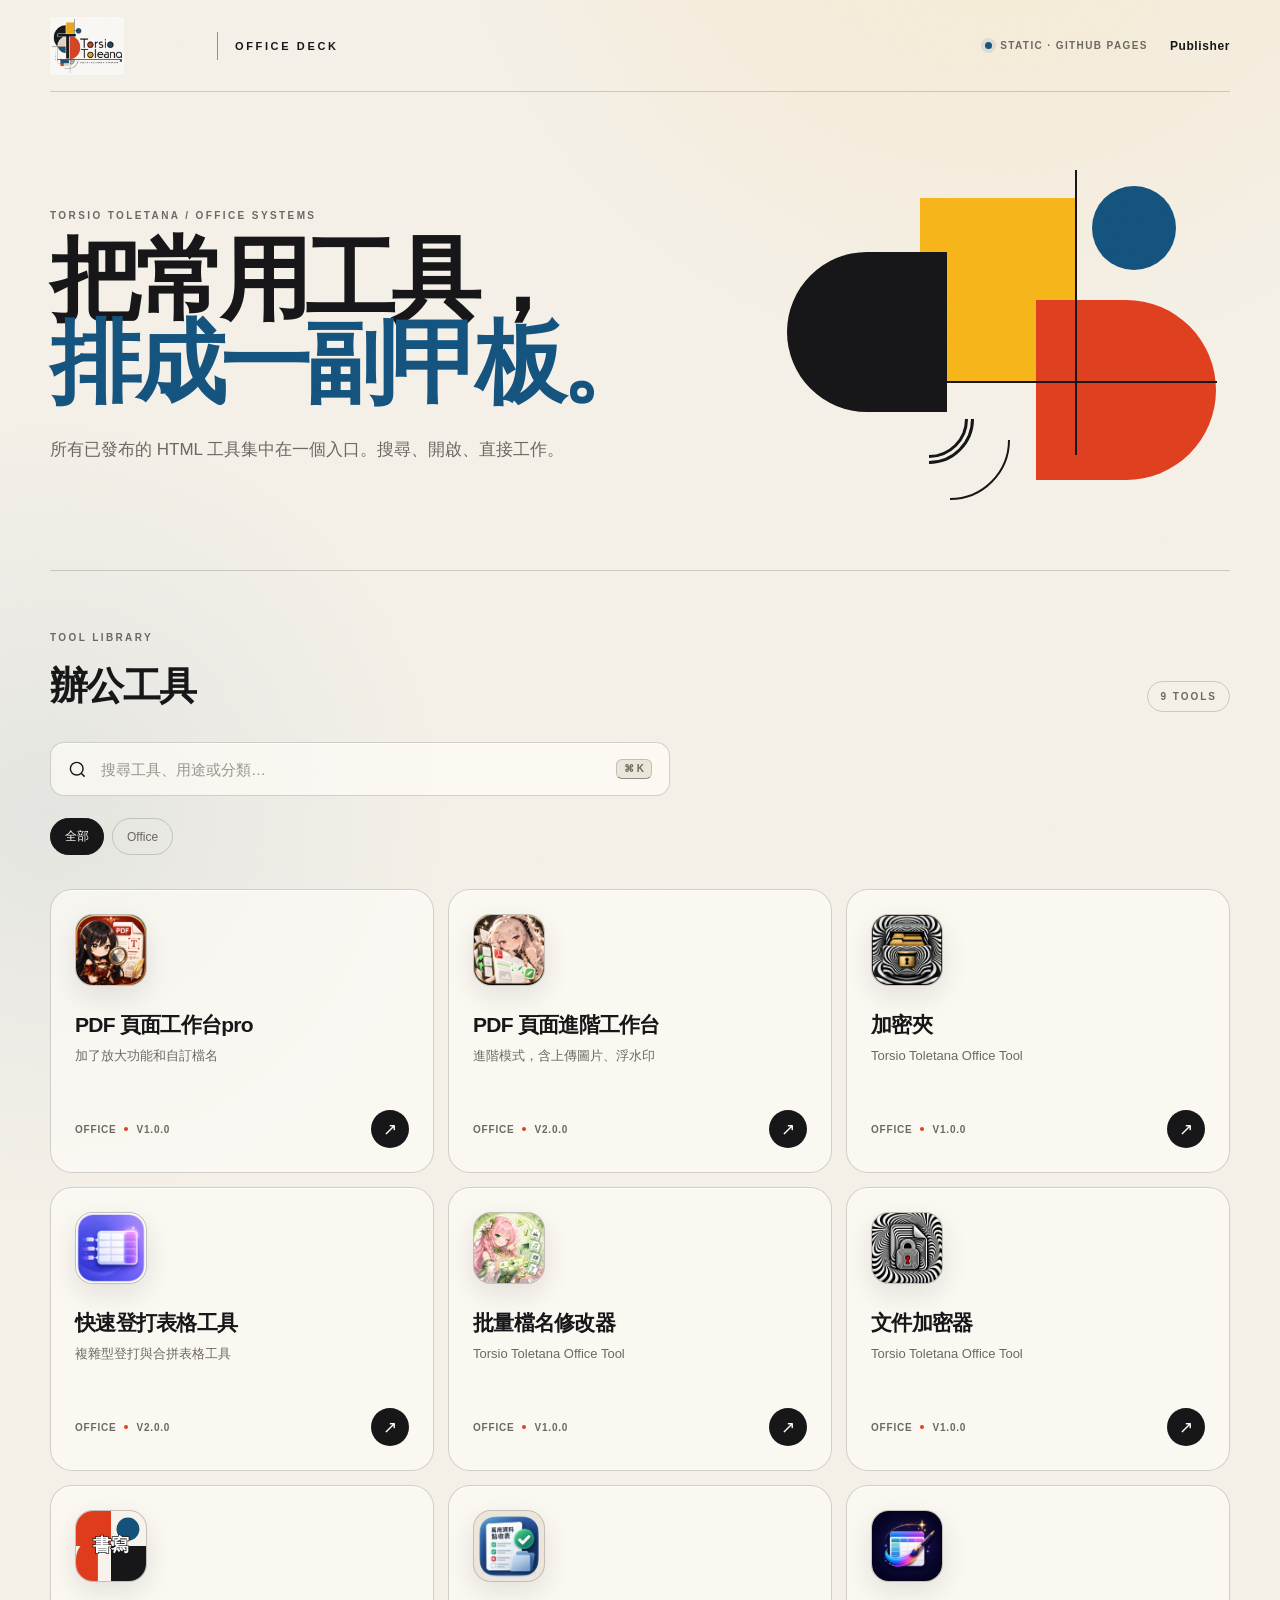
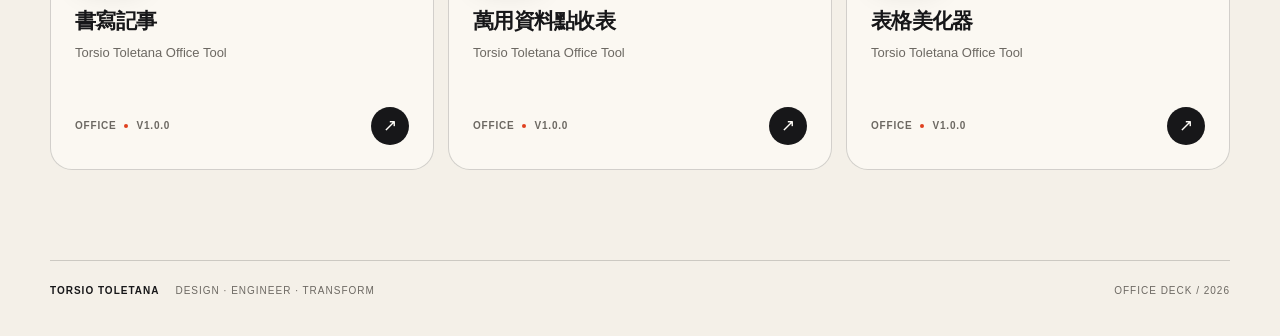
<file: index.html>
<!doctype html>
<html lang="zh-Hant">
<head>
  <meta charset="utf-8">
  <meta name="viewport" content="width=device-width, initial-scale=1">
  <meta name="theme-color" content="#f4f0e8">
  <meta name="description" content="Torsio Toletana Office Deck — 團隊辦公工具入口。">
  <title>Office Deck · Torsio Toletana</title>
  <link rel="stylesheet" href="./assets/portal.css">
</head>
<body class="portal-page">
  <div class="page-noise" aria-hidden="true"></div>
  <header class="site-header shell">
    <a class="brand-lockup" href="./" aria-label="Torsio Toletana Office Deck 首頁">
      <img class="brand-logo" src="./assets/brand/torsio-toletana-logo.webp" alt="Torsio Toletana" width="480" height="377" decoding="async">
      <span class="brand-divider" aria-hidden="true"></span>
      <span class="brand-product">OFFICE DECK</span>
    </a>
    <div class="header-actions">
      <span class="system-status"><span class="status-dot"></span>STATIC · GITHUB PAGES</span>
      <a class="text-link" href="./admin/">Publisher</a>
    </div>
  </header>

  <main>
    <section class="hero shell">
      <div class="hero-copy">
        <p class="eyebrow">TORSIO TOLETANA / OFFICE SYSTEMS</p>
        <h1>把常用工具，<br><span>排成一副甲板。</span></h1>
        <p class="hero-lede">所有已發布的 HTML 工具集中在一個入口。搜尋、開啟、直接工作。</p>
      </div>
      <div class="hero-art" aria-hidden="true">
        <div class="shape shape-yellow"></div>
        <div class="shape shape-red"></div>
        <div class="shape shape-blue"></div>
        <div class="shape shape-black"></div>
        <div class="shape-line shape-line-a"></div>
        <div class="shape-line shape-line-b"></div>
      </div>
    </section>

    <section class="workspace shell" aria-labelledby="tools-title">
      <div class="workspace-head">
        <div>
          <p class="section-kicker">TOOL LIBRARY</p>
          <h2 id="tools-title">辦公工具</h2>
        </div>
        <div class="tool-count" id="tool-count" aria-live="polite">0 TOOLS</div>
      </div>

      <div class="control-bar">
        <label class="search-field" for="app-search">
          <svg viewBox="0 0 24 24" aria-hidden="true"><path d="m21 21-4.35-4.35m2.35-5.65a8 8 0 1 1-16 0 8 8 0 0 1 16 0Z"/></svg>
          <input id="app-search" type="search" autocomplete="off" placeholder="搜尋工具、用途或分類…">
          <kbd>⌘ K</kbd>
        </label>
      </div>

      <nav class="category-chips" id="category-chips" aria-label="工具分類"></nav>

      <div class="loading-state" id="loading-state" aria-live="polite">
        <span class="loader"></span>正在讀取工具甲板…
      </div>
      <div class="app-grid" id="app-grid"></div>
      <div class="empty-state" id="empty-state" hidden>
        <div class="empty-mark" aria-hidden="true"><span></span><span></span><span></span></div>
        <h3>甲板目前是空的</h3>
        <p>工具發布後會自動出現在這裡。若搜尋沒有結果，清除關鍵字即可看見全部工具。</p>
      </div>
      <div class="error-state" id="error-state" hidden>
        <strong>Catalog 無法載入</strong>
        <span id="error-message">請稍後重新整理頁面。</span>
      </div>
    </section>
  </main>

  <footer class="site-footer shell">
    <div class="footer-rule"></div>
    <div class="footer-content">
      <div><strong>Torsio Toletana</strong><span>DESIGN · ENGINEER · TRANSFORM</span></div>
      <span>Office Deck / <span id="footer-year"></span></span>
    </div>
  </footer>

  <script type="module" src="./assets/portal.mjs"></script>
</body>
</html>
</file>
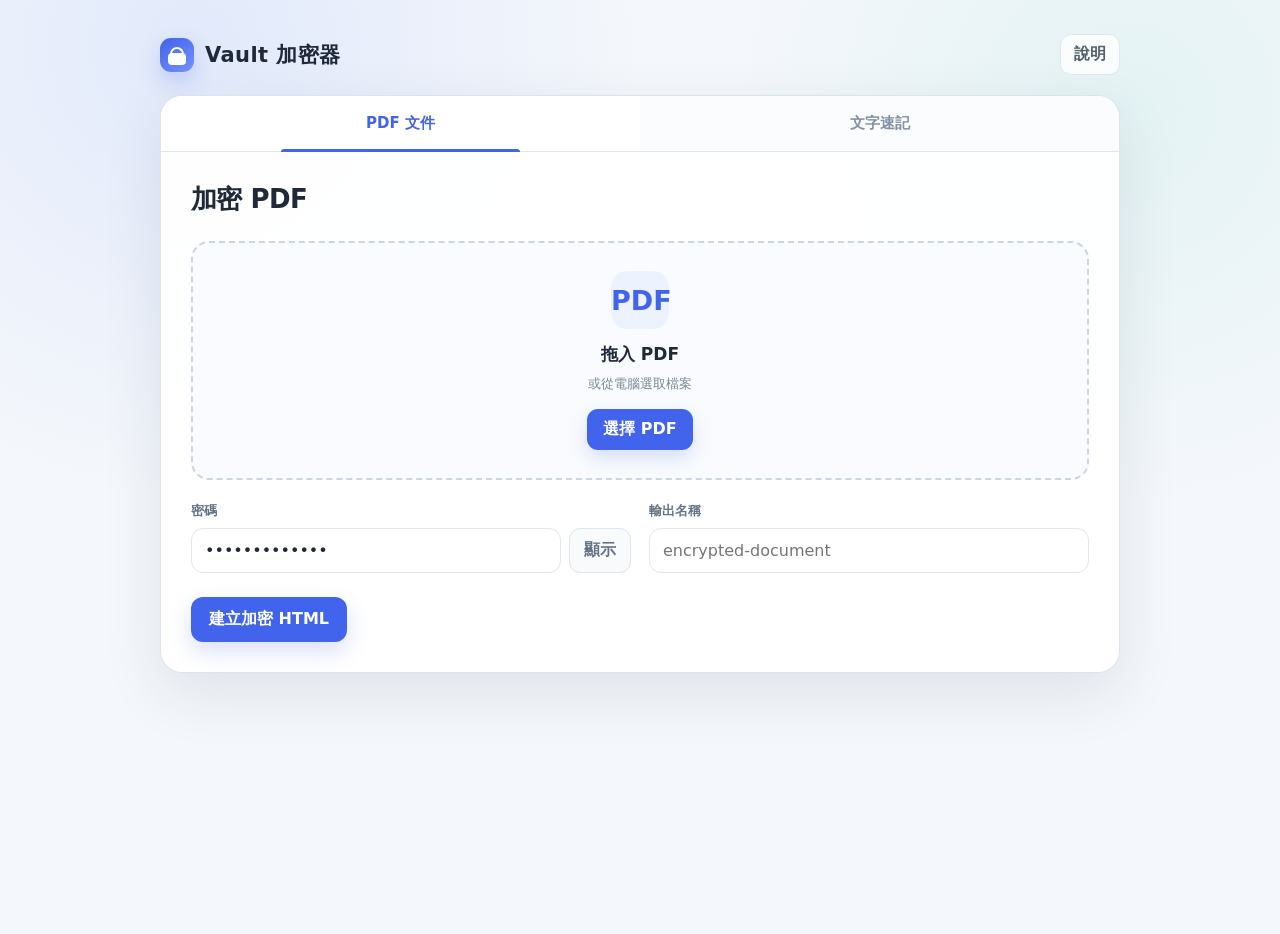
<file: apps/app-51mwm6/文件加密器.html>
<!doctype html>
<html lang="zh-Hant">
<head>
  <meta charset="utf-8">
  <meta name="viewport" content="width=device-width,initial-scale=1">
  <title>Vault 加密器</title>
  <style>
    :root{
      color-scheme: light;
      --bg:#f4f7fb;
      --panel:#ffffff;
      --panel2:#f8fafc;
      --text:#1f2937;
      --muted:#7b8798;
      --line:#dfe6ef;
      --accent:#4263eb;
      --accent2:#edf1ff;
      --ok:#16794b;
      --bad:#c53b4e;
      --shadow:0 20px 60px rgba(35,51,80,.10);
    }
    *{box-sizing:border-box}
    body{
      margin:0;
      min-height:100vh;
      background:
        radial-gradient(circle at 15% 5%, rgba(93,135,255,.12), transparent 32%),
        radial-gradient(circle at 88% 12%, rgba(96,210,185,.11), transparent 28%),
        var(--bg);
      color:var(--text);
      font-family:system-ui,-apple-system,BlinkMacSystemFont,"Segoe UI","Noto Sans TC","PingFang TC","Microsoft JhengHei",sans-serif;
    }
    button,input,textarea{font:inherit}
    button{cursor:pointer}
    .shell{width:min(960px,calc(100% - 32px));margin:34px auto 56px}
    .topbar{display:flex;align-items:center;justify-content:space-between;margin-bottom:20px}
    .brand{display:flex;align-items:center;gap:11px;font-size:21px;font-weight:800;letter-spacing:.02em}
    .mark{width:34px;height:34px;border-radius:11px;background:linear-gradient(145deg,#4263eb,#7690ff);box-shadow:0 9px 22px rgba(66,99,235,.24);position:relative}
    .mark:before{content:"";position:absolute;left:10px;right:10px;top:9px;height:9px;border:2px solid #fff;border-bottom:0;border-radius:8px 8px 0 0}
    .mark:after{content:"";position:absolute;left:8px;right:8px;bottom:7px;height:12px;border-radius:4px;background:#fff}
    .help-btn,.ghost{
      border:1px solid var(--line);background:rgba(255,255,255,.82);color:#526070;
      border-radius:11px;padding:9px 13px;font-weight:700;
    }
    .card{background:rgba(255,255,255,.94);border:1px solid rgba(218,226,237,.95);border-radius:22px;box-shadow:var(--shadow);overflow:hidden}
    .tabs{display:grid;grid-template-columns:1fr 1fr;border-bottom:1px solid var(--line);background:#fbfcfe}
    .tab{
      border:0;background:transparent;padding:18px 16px;color:#8290a3;font-weight:800;font-size:15px;
      position:relative;
    }
    .tab.active{color:var(--accent);background:#fff}
    .tab.active:after{content:"";position:absolute;left:25%;right:25%;bottom:-1px;height:3px;background:var(--accent);border-radius:3px 3px 0 0}
    .page{display:none;padding:30px}
    .page.active{display:block}
    .section-title{font-size:26px;font-weight:850;margin:0 0 24px;letter-spacing:-.02em}
    .drop{
      border:2px dashed #cbd6e5;border-radius:18px;background:#f9fbfe;min-height:220px;
      display:flex;align-items:center;justify-content:center;text-align:center;padding:28px;transition:.16s ease;
    }
    .drop.drag{border-color:var(--accent);background:var(--accent2);transform:translateY(-1px)}
    .drop-icon{width:58px;height:58px;border-radius:16px;background:#edf2ff;margin:0 auto 14px;display:grid;place-items:center;color:var(--accent);font-size:27px;font-weight:900}
    .drop strong{display:block;font-size:17px;margin-bottom:7px}
    .drop small{color:var(--muted)}
    .select-btn{margin-top:16px;border:0;background:var(--accent);color:white;border-radius:11px;padding:10px 16px;font-weight:800;box-shadow:0 8px 18px rgba(66,99,235,.18)}
    .filebox{display:none;margin-top:15px;padding:14px 15px;border:1px solid var(--line);border-radius:14px;background:#fff;align-items:center;gap:13px}
    .filebox.show{display:flex}
    .filebadge{width:42px;height:42px;border-radius:11px;background:#fff0f1;color:#ce4257;display:grid;place-items:center;font-size:12px;font-weight:900;flex:0 0 auto}
    .filemeta{min-width:0;flex:1}
    .filename{font-weight:800;white-space:nowrap;overflow:hidden;text-overflow:ellipsis}
    .filesize{font-size:13px;color:var(--muted);margin-top:3px}
    .remove{border:0;background:transparent;color:#9aa5b3;padding:8px;font-weight:800}
    .form-grid{display:grid;grid-template-columns:1fr 1fr;gap:18px;margin-top:22px}
    .field label{display:block;font-size:13px;color:#657386;font-weight:800;margin:0 0 8px}
    input,textarea{
      width:100%;border:1px solid var(--line);background:white;color:var(--text);border-radius:12px;padding:12px 13px;outline:none;
      transition:border .15s, box-shadow .15s;
    }
    input:focus,textarea:focus{border-color:#91a6ff;box-shadow:0 0 0 4px rgba(66,99,235,.09)}
    textarea{min-height:350px;resize:vertical;line-height:1.65}
    .pwrow{display:grid;grid-template-columns:1fr auto;gap:8px}
    .eye{border:1px solid var(--line);background:#f8fafc;color:#647286;border-radius:11px;padding:0 14px;font-weight:750}
    .actions{display:flex;align-items:center;gap:12px;margin-top:24px}
    .primary{border:0;background:var(--accent);color:white;border-radius:12px;padding:12px 18px;font-weight:850;box-shadow:0 9px 22px rgba(66,99,235,.20)}
    .primary:disabled{opacity:.6;cursor:default}
    .status{font-size:13px;color:var(--muted);min-height:20px}
    .status.ok{color:var(--ok)}.status.bad{color:var(--bad)}
    .note-head{display:grid;grid-template-columns:1fr 1fr;gap:18px;margin-bottom:18px}
    .modal-backdrop{position:fixed;inset:0;background:rgba(24,32,45,.32);display:none;align-items:center;justify-content:center;padding:22px;z-index:50;backdrop-filter:blur(5px)}
    .modal-backdrop.show{display:flex}
    .modal{width:min(620px,100%);max-height:min(720px,90vh);overflow:auto;background:#fff;border:1px solid var(--line);border-radius:20px;box-shadow:0 25px 80px rgba(27,38,56,.24);padding:24px}
    .modal-head{display:flex;align-items:center;justify-content:space-between;margin-bottom:10px}
    .modal h2{margin:0;font-size:21px}
    .close{border:0;background:#f3f5f8;border-radius:10px;width:36px;height:36px;color:#697789;font-weight:900}
    .help-section{padding:15px 0;border-top:1px solid #edf0f4}
    .help-section:first-of-type{border-top:0}
    .help-section h3{margin:0 0 7px;font-size:15px}
    .help-section p,.help-section li{color:#697789;line-height:1.65;font-size:14px}
    .help-section p{margin:0}
    .help-section ul{margin:7px 0 0;padding-left:20px}
    code{background:#f3f5f8;border:1px solid #e5e9ef;border-radius:6px;padding:1px 5px}
    @media(max-width:680px){
      .shell{width:min(100% - 18px,960px);margin-top:18px}.page{padding:20px}.form-grid,.note-head{grid-template-columns:1fr}.section-title{font-size:23px}.drop{min-height:190px}.tabs .tab{padding:15px 8px}
    }
  </style>
</head>
<body>
  <main class="shell">
    <header class="topbar">
      <div class="brand"><span class="mark" aria-hidden="true"></span><span>Vault 加密器</span></div>
      <button class="help-btn" id="helpBtn" type="button">說明</button>
    </header>

    <section class="card">
      <nav class="tabs" aria-label="加密模式">
        <button class="tab active" data-tab="pdf" type="button">PDF 文件</button>
        <button class="tab" data-tab="text" type="button">文字速記</button>
      </nav>

      <section class="page active" id="page-pdf">
        <h1 class="section-title">加密 PDF</h1>

        <div class="drop" id="pdfDrop">
          <div>
            <div class="drop-icon">PDF</div>
            <strong>拖入 PDF</strong>
            <small>或從電腦選取檔案</small><br>
            <button class="select-btn" id="pickPdf" type="button">選擇 PDF</button>
            <input id="pdfInput" type="file" accept="application/pdf,.pdf" hidden>
          </div>
        </div>

        <div class="filebox" id="pdfFileBox">
          <div class="filebadge">PDF</div>
          <div class="filemeta">
            <div class="filename" id="pdfName"></div>
            <div class="filesize" id="pdfSize"></div>
          </div>
          <button class="remove" id="removePdf" type="button">移除</button>
        </div>

        <div class="form-grid">
          <div class="field">
            <label for="pdfPassword">密碼</label>
            <div class="pwrow">
              <input id="pdfPassword" type="password" value="happysurprise" autocomplete="off">
              <button class="eye" data-toggle="pdfPassword" type="button">顯示</button>
            </div>
          </div>
          <div class="field">
            <label for="pdfOutputName">輸出名稱</label>
            <input id="pdfOutputName" type="text" placeholder="encrypted-document">
          </div>
        </div>

        <div class="actions">
          <button class="primary" id="makePdf" type="button">建立加密 HTML</button>
          <span class="status" id="pdfStatus"></span>
        </div>
      </section>

      <section class="page" id="page-text">
        <h1 class="section-title">文字速記</h1>

        <div class="note-head">
          <div class="field">
            <label for="noteTitle">標題</label>
            <input id="noteTitle" type="text" placeholder="未命名速記">
          </div>
          <div class="field">
            <label for="textPassword">密碼</label>
            <div class="pwrow">
              <input id="textPassword" type="password" value="happysurprise" autocomplete="off">
              <button class="eye" data-toggle="textPassword" type="button">顯示</button>
            </div>
          </div>
        </div>

        <div class="field">
          <label for="noteText">內容</label>
          <textarea id="noteText" placeholder="直接開始寫……"></textarea>
        </div>

        <div class="actions">
          <button class="primary" id="makeText" type="button">建立加密 HTML</button>
          <span class="status" id="textStatus"></span>
        </div>
      </section>
    </section>
  </main>

  <div class="modal-backdrop" id="helpModal" role="dialog" aria-modal="true" aria-labelledby="helpTitle">
    <div class="modal">
      <div class="modal-head">
        <h2 id="helpTitle">說明</h2>
        <button class="close" id="closeHelp" type="button">×</button>
      </div>
      <div class="help-section">
        <h3>PDF 文件</h3>
        <p>把現有 PDF 拖進來後，PDF 的原始位元組會被加密並封裝成單一 HTML。解鎖後可直接閱讀、另開 PDF 或下載原 PDF。</p>
      </div>
      <div class="help-section">
        <h3>文字速記</h3>
        <p>輸入標題與文字後產生獨立的加密 HTML，開啟時輸入密碼即可閱讀與複製。</p>
      </div>
      <div class="help-section">
        <h3>加密</h3>
        <ul>
          <li>AES-GCM 256-bit。</li>
          <li>PBKDF2-SHA-256，310,000 次迭代。</li>
          <li>每份檔案使用隨機 salt 與 IV。</li>
          <li>密碼不會寫進產生出的加密 HTML。</li>
          <li>預設密碼為 <code>happysurprise</code>，可自行修改。</li>
        </ul>
      </div>
      <div class="help-section">
        <h3>本機與容量</h3>
        <p>處理都在瀏覽器本機進行，不需上傳。加密 HTML 會比原 PDF 大約多三分之一；大型 PDF 會需要較多記憶體。忘記密碼時沒有復原機制。</p>
      </div>
      <div class="help-section">
        <h3>和 PDF 密碼保護的差別</h3>
        <p>這個工具不改寫 PDF 本身的權限設定；它是把整份 PDF 加密後裝進 HTML，因此要先解鎖 HTML 才能取得 PDF。</p>
      </div>
    </div>
  </div>

<script>
(() => {
  "use strict";

  const ITERATIONS = 310000;
  const enc = new TextEncoder();
  const dec = new TextDecoder();
  const $ = id => document.getElementById(id);
  let selectedPdf = null;

  function setStatus(el, message, kind = "") {
    el.className = "status" + (kind ? " " + kind : "");
    el.textContent = message;
  }

  function bytesToB64(bytes) {
    let binary = "";
    const chunk = 0x8000;
    for (let i = 0; i < bytes.length; i += chunk) {
      binary += String.fromCharCode(...bytes.subarray(i, i + chunk));
    }
    return btoa(binary);
  }

  function safeBaseName(name) {
    return (name || "encrypted-document")
      .replace(/\.pdf$/i, "")
      .replace(/\.html?$/i, "")
      .replace(/[\\/:*?"<>|]+/g, "-")
      .trim() || "encrypted-document";
  }

  function formatBytes(bytes) {
    if (bytes < 1024) return bytes + " B";
    if (bytes < 1024 * 1024) return (bytes / 1024).toFixed(1) + " KB";
    return (bytes / (1024 * 1024)).toFixed(2) + " MB";
  }

  function packPlain(meta, contentBytes) {
    const metaBytes = enc.encode(JSON.stringify(meta));
    const out = new Uint8Array(4 + metaBytes.length + contentBytes.length);
    new DataView(out.buffer).setUint32(0, metaBytes.length, false);
    out.set(metaBytes, 4);
    out.set(contentBytes, 4 + metaBytes.length);
    return out;
  }

  async function deriveKey(passwordText, salt, usage) {
    const material = await crypto.subtle.importKey(
      "raw", enc.encode(passwordText), { name: "PBKDF2" }, false, ["deriveKey"]
    );
    return crypto.subtle.deriveKey(
      { name: "PBKDF2", salt, iterations: ITERATIONS, hash: "SHA-256" },
      material,
      { name: "AES-GCM", length: 256 },
      false,
      usage
    );
  }

  async function encryptBytes(bytes, passwordText) {
    const salt = crypto.getRandomValues(new Uint8Array(16));
    const iv = crypto.getRandomValues(new Uint8Array(12));
    const key = await deriveKey(passwordText, salt, ["encrypt"]);
    const ciphertext = await crypto.subtle.encrypt({ name: "AES-GCM", iv }, key, bytes);
    return {
      v: 2,
      iter: ITERATIONS,
      salt: bytesToB64(salt),
      iv: bytesToB64(iv),
      data: bytesToB64(new Uint8Array(ciphertext))
    };
  }

  function buildLockedHtml(payload) {
    const packedPayload = bytesToB64(enc.encode(JSON.stringify(payload)));
    return `<!doctype html>
<html lang="zh-Hant">
<head>
<meta charset="utf-8">
<meta name="viewport" content="width=device-width,initial-scale=1">
<title>加密文件</title>
<style>
:root{color-scheme:light;--bg:#f4f7fb;--panel:#fff;--text:#1f2937;--muted:#7b8798;--line:#dfe6ef;--accent:#4263eb;--bad:#c53b4e;--shadow:0 20px 60px rgba(35,51,80,.12)}
*{box-sizing:border-box}body{margin:0;min-height:100vh;background:radial-gradient(circle at 18% 3%,rgba(93,135,255,.12),transparent 30%),var(--bg);color:var(--text);font-family:system-ui,-apple-system,BlinkMacSystemFont,"Segoe UI","Noto Sans TC","PingFang TC","Microsoft JhengHei",sans-serif;padding:24px}
.center{min-height:calc(100vh - 48px);display:grid;place-items:center}.card{width:min(650px,100%);background:var(--panel);border:1px solid var(--line);border-radius:22px;box-shadow:var(--shadow);padding:28px}.lockmark{width:54px;height:54px;border-radius:16px;background:#edf1ff;color:var(--accent);display:grid;place-items:center;font-size:25px;font-weight:900;margin-bottom:18px}h1{font-size:25px;margin:0 0 6px}.sub{color:var(--muted);margin:0 0 20px}.row{display:grid;grid-template-columns:1fr auto;gap:9px}input,button{font:inherit;border-radius:12px;padding:12px 14px}input{border:1px solid var(--line);outline:none;width:100%;color:var(--text)}input:focus{border-color:#91a6ff;box-shadow:0 0 0 4px rgba(66,99,235,.09)}button{border:0;background:var(--accent);color:#fff;font-weight:800;cursor:pointer}.secondary{background:#f6f8fb;color:#596779;border:1px solid var(--line)}#msg{color:var(--bad);font-size:13px;min-height:20px;margin-top:10px}.viewer{display:none;width:min(1120px,100%);margin:auto}.viewer.show{display:block}.viewer-head{display:flex;align-items:center;justify-content:space-between;gap:12px;margin:0 0 14px}.doc-title{font-size:20px;font-weight:850;white-space:nowrap;overflow:hidden;text-overflow:ellipsis}.btns{display:flex;gap:8px;flex-wrap:wrap;justify-content:flex-end}.btns button{padding:9px 12px}.content{background:#fff;border:1px solid var(--line);border-radius:18px;box-shadow:var(--shadow);overflow:hidden}.pdf-frame{width:100%;height:calc(100vh - 130px);min-height:620px;border:0;display:block;background:#eef1f5}.text-view{white-space:pre-wrap;word-break:break-word;line-height:1.75;padding:28px;min-height:350px}.hidden{display:none!important}@media(max-width:680px){body{padding:12px}.center{min-height:calc(100vh - 24px)}.card{padding:21px}.viewer-head{align-items:flex-start;flex-direction:column}.btns{justify-content:flex-start}.pdf-frame{height:calc(100vh - 185px);min-height:470px}}
</style>
</head>
<body>
<div id="lockScreen" class="center">
  <section class="card">
    <div class="lockmark">⌁</div>
    <h1>加密文件</h1>
    <p class="sub">輸入密碼</p>
    <div class="row">
      <input id="pw" type="password" autocomplete="current-password" autofocus>
      <button id="unlock" type="button">解鎖</button>
    </div>
    <div id="msg"></div>
  </section>
</div>

<main id="viewer" class="viewer">
  <header class="viewer-head">
    <div class="doc-title" id="docTitle">文件</div>
    <div class="btns">
      <button class="secondary hidden" id="copyBtn" type="button">複製</button>
      <button class="secondary hidden" id="openPdfBtn" type="button">另開 PDF</button>
      <button class="secondary hidden" id="downloadPdfBtn" type="button">下載 PDF</button>
      <button class="secondary" id="lockBtn" type="button">重新鎖定</button>
    </div>
  </header>
  <section class="content">
    <iframe id="pdfFrame" class="pdf-frame hidden" title="PDF"></iframe>
    <div id="textView" class="text-view hidden"></div>
  </section>
</main>

<script>
(() => {
  "use strict";
  const DATA = "${packedPayload}";
  const enc = new TextEncoder();
  const dec = new TextDecoder();
  const $ = id => document.getElementById(id);
  let pdfUrl = null;
  let pdfBlob = null;
  let pdfFilename = "document.pdf";

  function b64ToBytes(b64){
    const bin = atob(b64);
    const out = new Uint8Array(bin.length);
    for(let i=0;i<bin.length;i++) out[i]=bin.charCodeAt(i);
    return out;
  }

  function payload(){
    return JSON.parse(dec.decode(b64ToBytes(DATA)));
  }

  async function deriveKey(passwordText,salt,iterations){
    const material=await crypto.subtle.importKey("raw",enc.encode(passwordText),{name:"PBKDF2"},false,["deriveKey"]);
    return crypto.subtle.deriveKey({name:"PBKDF2",salt,iterations,hash:"SHA-256"},material,{name:"AES-GCM",length:256},false,["decrypt"]);
  }

  function unpack(bytes){
    if(bytes.length<4) throw new Error("Invalid package");
    const metaLen=new DataView(bytes.buffer,bytes.byteOffset,4).getUint32(0,false);
    if(metaLen<2 || 4+metaLen>bytes.length) throw new Error("Invalid package");
    const meta=JSON.parse(dec.decode(bytes.subarray(4,4+metaLen)));
    return {meta,body:bytes.subarray(4+metaLen)};
  }

  function resetViewer(){
    if(pdfUrl){URL.revokeObjectURL(pdfUrl);pdfUrl=null;}
    pdfBlob=null;
    $("pdfFrame").src="about:blank";
    $("pdfFrame").classList.add("hidden");
    $("textView").classList.add("hidden");
    $("textView").textContent="";
    $("copyBtn").classList.add("hidden");
    $("openPdfBtn").classList.add("hidden");
    $("downloadPdfBtn").classList.add("hidden");
  }

  async function unlock(){
    const password=$("pw").value;
    $("msg").textContent="";
    if(!password){$("msg").textContent="請輸入密碼。";return;}
    try{
      if(!crypto || !crypto.subtle) throw new Error("Web Crypto unavailable");
      const p=payload();
      const key=await deriveKey(password,b64ToBytes(p.salt),p.iter);
      const plainBuffer=await crypto.subtle.decrypt({name:"AES-GCM",iv:b64ToBytes(p.iv)},key,b64ToBytes(p.data));
      const pack=unpack(new Uint8Array(plainBuffer));
      resetViewer();
      $("docTitle").textContent=pack.meta.title || pack.meta.filename || "文件";

      if(pack.meta.type==="pdf"){
        pdfFilename=pack.meta.filename || "document.pdf";
        pdfBlob=new Blob([pack.body],{type:"application/pdf"});
        pdfUrl=URL.createObjectURL(pdfBlob);
        $("pdfFrame").src=pdfUrl;
        $("pdfFrame").classList.remove("hidden");
        $("openPdfBtn").classList.remove("hidden");
        $("downloadPdfBtn").classList.remove("hidden");
      }else if(pack.meta.type==="text"){
        $("textView").textContent=dec.decode(pack.body);
        $("textView").classList.remove("hidden");
        $("copyBtn").classList.remove("hidden");
      }else{
        throw new Error("Unknown type");
      }

      $("lockScreen").classList.add("hidden");
      $("viewer").classList.add("show");
      $("pw").value="";
    }catch(err){
      $("msg").textContent="密碼錯誤，或檔案已損壞。";
    }
  }

  $("unlock").addEventListener("click",unlock);
  $("pw").addEventListener("keydown",e=>{if(e.key==="Enter") unlock();});

  $("lockBtn").addEventListener("click",()=>{
    resetViewer();
    $("viewer").classList.remove("show");
    $("lockScreen").classList.remove("hidden");
    $("msg").textContent="";
    $("pw").focus();
  });

  $("copyBtn").addEventListener("click",async()=>{
    try{
      await navigator.clipboard.writeText($("textView").textContent);
      const old=$("copyBtn").textContent;$("copyBtn").textContent="已複製";
      setTimeout(()=>$("copyBtn").textContent=old,1200);
    }catch(e){alert("瀏覽器未允許自動複製，請手動選取文字。");}
  });

  $("openPdfBtn").addEventListener("click",()=>{
    if(pdfUrl) window.open(pdfUrl,"_blank","noopener");
  });

  $("downloadPdfBtn").addEventListener("click",()=>{
    if(!pdfBlob) return;
    const a=document.createElement("a");
    a.href=pdfUrl;a.download=pdfFilename;document.body.appendChild(a);a.click();a.remove();
  });
})();
<\/script>
</body>
</html>`;
  }

  function downloadHtml(filename, html) {
    const blob = new Blob([html], { type: "text/html;charset=utf-8" });
    const url = URL.createObjectURL(blob);
    const a = document.createElement("a");
    a.href = url;
    a.download = filename;
    document.body.appendChild(a);
    a.click();
    a.remove();
    setTimeout(() => URL.revokeObjectURL(url), 1600);
  }

  function choosePdf(file) {
    if (!file) return;
    if (!(file.type === "application/pdf" || /\.pdf$/i.test(file.name))) {
      setStatus($("pdfStatus"), "請選擇 PDF。", "bad");
      return;
    }
    selectedPdf = file;
    $("pdfName").textContent = file.name;
    $("pdfSize").textContent = formatBytes(file.size);
    $("pdfFileBox").classList.add("show");
    $("pdfOutputName").value = safeBaseName(file.name);
    setStatus($("pdfStatus"), "");
  }

  document.querySelectorAll(".tab").forEach(btn => {
    btn.addEventListener("click", () => {
      document.querySelectorAll(".tab").forEach(x => x.classList.remove("active"));
      document.querySelectorAll(".page").forEach(x => x.classList.remove("active"));
      btn.classList.add("active");
      $("page-" + btn.dataset.tab).classList.add("active");
    });
  });

  document.querySelectorAll(".eye").forEach(btn => {
    btn.addEventListener("click", () => {
      const input = $(btn.dataset.toggle);
      const hidden = input.type === "password";
      input.type = hidden ? "text" : "password";
      btn.textContent = hidden ? "隱藏" : "顯示";
    });
  });

  $("pickPdf").addEventListener("click", () => $("pdfInput").click());
  $("pdfInput").addEventListener("change", e => choosePdf(e.target.files[0]));
  $("removePdf").addEventListener("click", () => {
    selectedPdf = null;
    $("pdfInput").value = "";
    $("pdfFileBox").classList.remove("show");
    $("pdfOutputName").value = "";
    setStatus($("pdfStatus"), "");
  });

  const drop = $("pdfDrop");
  ["dragenter", "dragover"].forEach(name => drop.addEventListener(name, e => {
    e.preventDefault(); e.stopPropagation(); drop.classList.add("drag");
  }));
  ["dragleave", "drop"].forEach(name => drop.addEventListener(name, e => {
    e.preventDefault(); e.stopPropagation(); drop.classList.remove("drag");
  }));
  drop.addEventListener("drop", e => choosePdf(e.dataTransfer.files[0]));

  $("makePdf").addEventListener("click", async () => {
    const btn = $("makePdf");
    setStatus($("pdfStatus"), "");
    if (!selectedPdf) { setStatus($("pdfStatus"), "尚未選擇 PDF。", "bad"); return; }
    if (!$("pdfPassword").value) { setStatus($("pdfStatus"), "密碼不能空白。", "bad"); return; }
    if (!window.crypto || !crypto.subtle) { setStatus($("pdfStatus"), "瀏覽器不支援 Web Crypto。", "bad"); return; }

    const old = btn.textContent;
    btn.disabled = true;
    btn.textContent = "加密中…";
    try {
      const fileBytes = new Uint8Array(await selectedPdf.arrayBuffer());
      const meta = {
        type: "pdf",
        filename: selectedPdf.name,
        title: safeBaseName(selectedPdf.name),
        mime: "application/pdf"
      };
      const plaintext = packPlain(meta, fileBytes);
      const payload = await encryptBytes(plaintext, $("pdfPassword").value);
      const html = buildLockedHtml(payload);
      const output = safeBaseName($("pdfOutputName").value || selectedPdf.name) + ".html";
      downloadHtml(output, html);
      setStatus($("pdfStatus"), "完成", "ok");
    } catch (err) {
      console.error(err);
      setStatus($("pdfStatus"), "建立失敗。", "bad");
    } finally {
      btn.disabled = false;
      btn.textContent = old;
    }
  });

  $("makeText").addEventListener("click", async () => {
    const btn = $("makeText");
    setStatus($("textStatus"), "");
    const text = $("noteText").value;
    const password = $("textPassword").value;
    const title = $("noteTitle").value.trim() || "未命名速記";
    if (!text) { setStatus($("textStatus"), "尚未輸入內容。", "bad"); return; }
    if (!password) { setStatus($("textStatus"), "密碼不能空白。", "bad"); return; }
    if (!window.crypto || !crypto.subtle) { setStatus($("textStatus"), "瀏覽器不支援 Web Crypto。", "bad"); return; }

    const old = btn.textContent;
    btn.disabled = true;
    btn.textContent = "加密中…";
    try {
      const meta = { type: "text", title };
      const plaintext = packPlain(meta, enc.encode(text));
      const payload = await encryptBytes(plaintext, password);
      const html = buildLockedHtml(payload);
      downloadHtml(safeBaseName(title) + ".html", html);
      setStatus($("textStatus"), "完成", "ok");
    } catch (err) {
      console.error(err);
      setStatus($("textStatus"), "建立失敗。", "bad");
    } finally {
      btn.disabled = false;
      btn.textContent = old;
    }
  });

  $("helpBtn").addEventListener("click", () => $("helpModal").classList.add("show"));
  $("closeHelp").addEventListener("click", () => $("helpModal").classList.remove("show"));
  $("helpModal").addEventListener("click", e => { if (e.target === $("helpModal")) $("helpModal").classList.remove("show"); });
  document.addEventListener("keydown", e => { if (e.key === "Escape") $("helpModal").classList.remove("show"); });
})();
</script>
</body>
</html>
</file>
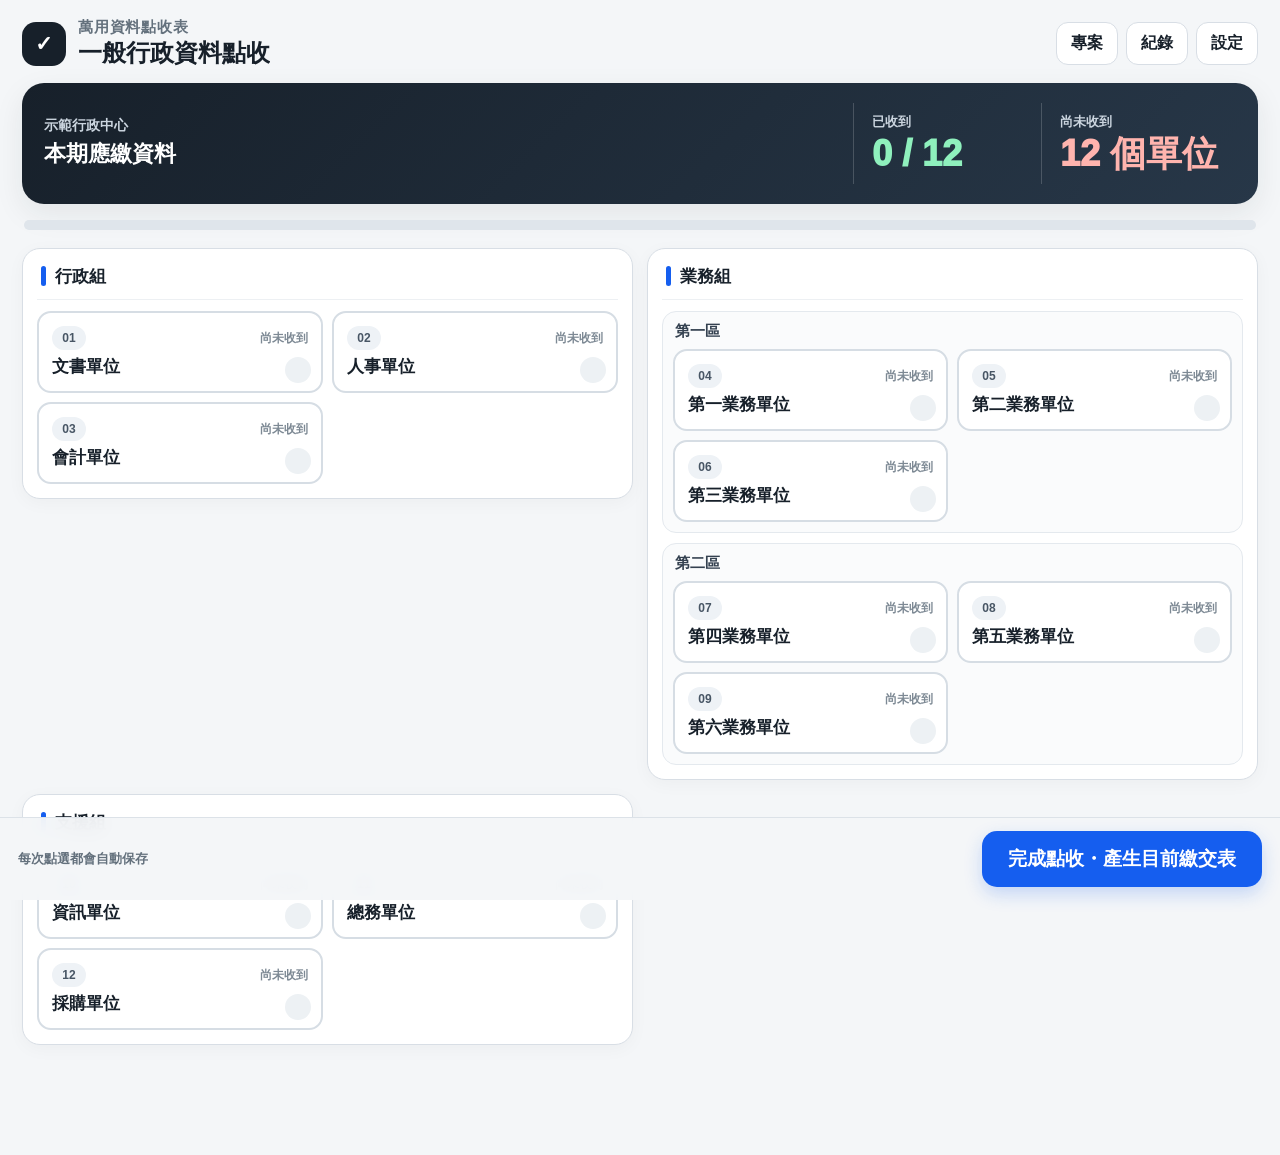
<file: apps/app-cwzdf7/萬用資料點收表.html>
<!doctype html>
<html lang="zh-Hant">
<head>
<meta charset="utf-8">
<meta name="viewport" content="width=device-width,initial-scale=1">
<meta name="color-scheme" content="light">
<title>萬用資料點收表</title>
<style>
:root{
  --bg:#f4f6f8;--surface:#fff;--ink:#17202a;--muted:#64717d;--line:#d8dee5;
  --primary:#155eef;--primary-dark:#0f47b8;--ok:#147d49;--ok-bg:#e8f7ef;--miss:#9b2c2c;
  --miss-bg:#fff1f0;--warn:#9a6700;--shadow:0 10px 30px rgba(23,32,42,.08);--r:18px;
}
*{box-sizing:border-box}
html{font-family:-apple-system,BlinkMacSystemFont,"Segoe UI","Noto Sans TC","Microsoft JhengHei",sans-serif;background:var(--bg);color:var(--ink)}
body{margin:0;min-height:100vh;background:var(--bg)}
button,input,select,textarea{font:inherit}
button{cursor:pointer}
button:focus-visible,input:focus-visible,select:focus-visible,textarea:focus-visible{outline:4px solid rgba(21,94,239,.22);outline-offset:2px}
[hidden]{display:none!important}
.app-shell{max-width:1540px;margin:0 auto;padding:18px 22px 110px}
.topbar{display:flex;align-items:center;justify-content:space-between;gap:16px;margin-bottom:14px}
.brand{display:flex;align-items:center;gap:12px;min-width:0}
.brand-mark{width:44px;height:44px;border-radius:14px;background:var(--ink);color:#fff;display:grid;place-items:center;font-size:21px;font-weight:900;flex:0 0 auto}
.brand-text{min-width:0}.brand-title{font-size:15px;color:var(--muted);font-weight:800;letter-spacing:.05em}.brand-project{font-size:24px;font-weight:900;white-space:nowrap;overflow:hidden;text-overflow:ellipsis;max-width:760px}
.top-actions{display:flex;gap:8px;flex-wrap:wrap;justify-content:flex-end}
.ghost-btn,.light-btn,.primary-btn,.danger-btn{border:1px solid var(--line);border-radius:12px;padding:10px 14px;font-weight:800;background:#fff;color:var(--ink)}
.ghost-btn:hover,.light-btn:hover{background:#f8fafc}.primary-btn{background:var(--primary);color:#fff;border-color:var(--primary)}.primary-btn:hover{background:var(--primary-dark)}
.danger-btn{color:#a42525;border-color:#efc1c1;background:#fffafa}
.hero{background:linear-gradient(135deg,#17202a 0%,#273748 100%);color:#fff;border-radius:22px;padding:20px 22px;display:grid;grid-template-columns:minmax(240px,1fr) auto auto;gap:18px;align-items:center;box-shadow:var(--shadow);margin-bottom:16px}
.hero-org{font-size:14px;color:#cbd5df;font-weight:800}.hero-item{font-size:22px;font-weight:900;margin-top:4px}.metric{min-width:170px;padding:10px 18px;border-left:1px solid rgba(255,255,255,.18)}.metric-label{font-size:13px;color:#cbd5df;font-weight:800}.metric-value{font-size:36px;font-weight:950;line-height:1.1;margin-top:3px}.metric.received .metric-value{color:#8ff0bd}.metric.missing .metric-value{color:#ffb4ae}
.progress-wrap{background:#dfe5eb;border-radius:999px;height:10px;overflow:hidden;margin:0 2px 18px}.progress-bar{height:100%;width:0;background:var(--ok);transition:width .18s ease}
.board-grid{display:grid;grid-template-columns:repeat(2,minmax(0,1fr));gap:14px;align-items:start}
.major-group{background:var(--surface);border:1px solid var(--line);border-radius:var(--r);padding:14px;box-shadow:0 4px 18px rgba(23,32,42,.035);min-width:0}.major-group.wide{grid-column:1/-1}.major-title{display:flex;align-items:center;gap:9px;font-size:17px;font-weight:950;padding:2px 4px 11px;border-bottom:1px solid #edf0f3;margin-bottom:11px}.major-title:before{content:"";width:5px;height:20px;background:var(--primary);border-radius:99px}.sub-group{border:1px solid #e4e9ee;background:#fafbfc;border-radius:14px;padding:10px;margin-top:10px}.sub-title{font-weight:900;font-size:15px;color:#344150;margin:0 2px 8px}.sub-group .sub-group{background:#fff;margin-left:8px}
.unit-grid{display:grid;grid-template-columns:repeat(2,minmax(0,1fr));gap:9px}.major-group.wide>.unit-grid{grid-template-columns:repeat(4,minmax(0,1fr))}.sub-group>.unit-grid{grid-template-columns:repeat(2,minmax(0,1fr))}
.unit-btn{position:relative;width:100%;min-height:82px;border:2px solid #d6dde4;border-radius:14px;background:#fff;color:var(--ink);text-align:left;padding:12px 13px 11px;transition:transform .08s ease,border-color .12s ease,background .12s ease,box-shadow .12s ease;overflow:hidden}
.unit-btn:hover{border-color:#9eb1c4;box-shadow:0 4px 14px rgba(23,32,42,.08)}.unit-btn:active{transform:scale(.985)}
.unit-btn.received{border-color:#58a77e;background:var(--ok-bg);box-shadow:inset 0 0 0 1px rgba(20,125,73,.08)}
.unit-top{display:flex;align-items:center;justify-content:space-between;gap:8px;margin-bottom:6px}.unit-code{display:inline-flex;align-items:center;justify-content:center;min-width:34px;height:24px;padding:0 8px;border-radius:999px;background:#eef2f6;color:#485665;font-weight:900;font-size:12px}.unit-btn.received .unit-code{background:#ccebd9;color:#0d643a}.unit-state{font-size:12px;font-weight:900;color:#7d8994}.unit-btn.received .unit-state{color:var(--ok)}.unit-name{font-size:17px;font-weight:950;line-height:1.25;padding-right:24px;display:block}.unit-check{position:absolute;right:10px;bottom:8px;width:26px;height:26px;border-radius:50%;display:grid;place-items:center;font-weight:1000;color:transparent;background:#edf1f4}.unit-btn.received .unit-check{background:var(--ok);color:#fff}
.empty-board{grid-column:1/-1;background:#fff;border:1px dashed #b8c3ce;border-radius:18px;padding:48px;text-align:center;color:var(--muted);font-weight:800}
.bottom-action{position:fixed;left:0;right:0;bottom:0;background:rgba(244,246,248,.94);backdrop-filter:blur(10px);border-top:1px solid #dce2e8;padding:13px 18px;z-index:20}.bottom-action-inner{max-width:1496px;margin:0 auto;display:flex;align-items:center;gap:12px;justify-content:space-between}.autosave{font-size:13px;color:var(--muted);font-weight:700}.finish-btn{min-width:280px;border:0;border-radius:15px;background:var(--primary);color:#fff;padding:15px 24px;font-size:19px;font-weight:950;box-shadow:0 7px 18px rgba(21,94,239,.22)}.finish-btn:hover{background:var(--primary-dark)}
.toast{position:fixed;left:50%;bottom:88px;transform:translateX(-50%) translateY(12px);background:#17202a;color:#fff;border-radius:12px;padding:10px 16px;font-weight:800;opacity:0;pointer-events:none;transition:.18s ease;z-index:90;box-shadow:var(--shadow)}.toast.show{opacity:1;transform:translateX(-50%) translateY(0)}
/* Dialogs */
dialog{border:0;padding:0;border-radius:20px;box-shadow:0 24px 80px rgba(0,0,0,.24);width:min(1120px,calc(100vw - 28px));max-height:calc(100vh - 28px);color:var(--ink)}dialog::backdrop{background:rgba(18,26,34,.52);backdrop-filter:blur(2px)}
.dialog-shell{display:flex;flex-direction:column;max-height:calc(100vh - 28px);background:#fff}.dialog-head{display:flex;justify-content:space-between;align-items:center;padding:18px 20px;border-bottom:1px solid var(--line);gap:12px}.dialog-title{font-size:21px;font-weight:950}.dialog-body{padding:18px 20px;overflow:auto}.dialog-foot{display:flex;justify-content:flex-end;gap:10px;padding:13px 20px;border-top:1px solid var(--line);background:#fafbfc}.close-x{border:0;background:#eef2f5;border-radius:10px;width:38px;height:38px;font-size:20px;font-weight:900}
.tabs{display:flex;gap:8px;border-bottom:1px solid var(--line);padding:0 20px;background:#fafbfc;overflow:auto}.tab-btn{border:0;background:transparent;padding:13px 12px;font-weight:900;color:#62707e;border-bottom:3px solid transparent;white-space:nowrap}.tab-btn.active{color:var(--primary);border-bottom-color:var(--primary)}
.form-grid{display:grid;grid-template-columns:repeat(3,minmax(0,1fr));gap:14px}.field label{display:block;font-weight:900;font-size:13px;margin:0 0 6px;color:#475461}.field input,.field select,.field textarea{width:100%;border:1px solid #cbd4dd;border-radius:11px;padding:10px 11px;background:#fff;color:var(--ink)}.field textarea{min-height:170px;resize:vertical;line-height:1.5}.hint{font-size:12px;color:var(--muted);line-height:1.5;margin-top:6px}.section-title{font-size:17px;font-weight:950;margin:0 0 10px}.section-sub{color:var(--muted);font-size:13px;margin:-4px 0 13px;line-height:1.6}
.template-grid{display:grid;grid-template-columns:repeat(3,minmax(0,1fr));gap:12px}.template-card{border:1px solid var(--line);border-radius:14px;padding:14px;background:#fff}.template-card h4{margin:0 0 5px;font-size:17px}.template-card p{margin:0 0 12px;color:var(--muted);font-size:13px;line-height:1.5}.template-badge{font-size:11px;font-weight:900;padding:3px 7px;border-radius:999px;background:#eef3ff;color:#2850a7;display:inline-block;margin-bottom:8px}
.editor-toolbar{display:flex;gap:8px;flex-wrap:wrap;margin-bottom:10px}.org-editor{border:1px solid var(--line);border-radius:14px;overflow:hidden}.editor-row{display:grid;grid-template-columns:86px 94px 90px minmax(180px,1fr) 92px 112px;gap:8px;align-items:center;padding:8px 9px;border-top:1px solid #edf0f3;background:#fff}.editor-row:first-child{border-top:0}.editor-row[data-level="1"]{padding-left:28px}.editor-row[data-level="2"]{padding-left:48px}.editor-row[data-level="3"]{padding-left:68px}.editor-row input,.editor-row select{min-width:0;width:100%;border:1px solid #ccd5de;border-radius:9px;padding:8px}.row-actions{display:flex;gap:4px;justify-content:flex-end}.icon-btn{border:1px solid #d6dde4;background:#fff;border-radius:8px;min-width:30px;height:34px;font-weight:900}.icon-btn:hover{background:#f3f6f8}.wide-wrap{font-size:12px;display:flex;align-items:center;gap:4px;color:var(--muted)}.wide-wrap input{width:auto}.batch-box{margin-top:14px;border:1px dashed #b7c2cc;border-radius:14px;padding:13px;background:#fafbfc}.batch-actions{display:flex;gap:8px;flex-wrap:wrap;margin-top:9px}
.project-list{display:grid;gap:9px}.project-card{display:flex;align-items:center;gap:12px;border:1px solid var(--line);border-radius:13px;padding:12px;background:#fff}.project-card.active{border-color:#7fa5f5;background:#f5f8ff}.project-info{min-width:0;flex:1}.project-name{font-weight:950}.project-meta{font-size:12px;color:var(--muted);margin-top:3px}.project-card-actions{display:flex;gap:6px}.new-project-box{margin-top:16px;border-top:1px solid var(--line);padding-top:16px}.inline-form{display:grid;grid-template-columns:1fr 1fr auto;gap:9px;align-items:end}.backup-row{margin-top:16px;padding-top:14px;border-top:1px solid var(--line);display:flex;gap:8px;flex-wrap:wrap}
.history-list{display:grid;gap:9px}.history-card{display:flex;align-items:center;gap:12px;border:1px solid var(--line);border-radius:13px;padding:12px}.history-time{font-weight:900;min-width:165px}.history-stats{flex:1;color:var(--muted);font-weight:700}.history-missing{color:var(--miss);font-weight:900}
/* Report */
.report-shell{max-width:1100px;margin:0 auto;padding:18px 22px 60px}.report-top{display:flex;justify-content:space-between;align-items:center;gap:12px;margin-bottom:14px}.report-actions{display:flex;gap:8px;flex-wrap:wrap}.report-paper{background:#fff;border:1px solid var(--line);border-radius:20px;padding:28px;box-shadow:var(--shadow)}.report-kicker{font-size:13px;font-weight:900;color:var(--muted);letter-spacing:.08em}.report-title{font-size:30px;font-weight:1000;margin:5px 0}.report-meta{color:var(--muted);font-size:14px}.report-summary{display:grid;grid-template-columns:1fr 1fr 1fr;gap:10px;margin:22px 0}.report-stat{border-radius:14px;padding:14px;background:#f4f6f8}.report-stat strong{font-size:30px;display:block}.report-stat.miss{background:var(--miss-bg);color:var(--miss)}.report-stat.ok{background:var(--ok-bg);color:var(--ok)}.report-section{margin-top:24px}.report-section h2{font-size:19px;margin:0 0 10px}.missing-list{display:grid;grid-template-columns:repeat(2,minmax(0,1fr));gap:8px}.missing-item{border:1px solid #efc2bf;background:var(--miss-bg);border-radius:12px;padding:11px 13px;font-weight:900}.all-complete{background:var(--ok-bg);color:var(--ok);border:1px solid #abd9bf;border-radius:13px;padding:16px;font-weight:950}.status-table{width:100%;border-collapse:collapse;font-size:14px}.status-table th,.status-table td{padding:10px 9px;border-bottom:1px solid #e9edf1;text-align:left}.status-table th{background:#f7f8fa;color:#52606d}.status-pill{display:inline-block;border-radius:999px;padding:4px 9px;font-weight:900;font-size:12px}.status-pill.ok{background:var(--ok-bg);color:var(--ok)}.status-pill.miss{background:var(--miss-bg);color:var(--miss)}
@media(max-width:900px){.hero{grid-template-columns:1fr 1fr}.hero>div:first-child{grid-column:1/-1}.metric{border-left:0;border-top:1px solid rgba(255,255,255,.15);padding-left:0}.board-grid{grid-template-columns:1fr}.major-group.wide{grid-column:auto}.major-group.wide>.unit-grid{grid-template-columns:repeat(2,minmax(0,1fr))}.template-grid,.form-grid{grid-template-columns:1fr}.editor-row{grid-template-columns:80px 80px 72px minmax(140px,1fr);padding-left:9px!important}.editor-row .wide-wrap,.editor-row .row-actions{grid-column:auto}.inline-form{grid-template-columns:1fr}.report-summary{grid-template-columns:1fr 1fr}.report-summary .report-stat:first-child{grid-column:1/-1}}
@media(max-width:620px){.app-shell{padding:12px 10px 108px}.topbar{align-items:flex-start}.brand-mark{display:none}.brand-project{font-size:19px;max-width:58vw}.top-actions .ghost-btn{padding:9px 10px}.hero{padding:16px;border-radius:16px}.hero-item{font-size:18px}.metric-value{font-size:29px}.unit-grid,.major-group.wide>.unit-grid,.sub-group>.unit-grid{grid-template-columns:1fr}.unit-btn{min-height:74px}.finish-btn{min-width:0;flex:1}.autosave{display:none}.dialog-body{padding:14px}.editor-row{display:grid;grid-template-columns:80px 74px 1fr;gap:6px}.editor-row .name-input{grid-column:1/-1}.editor-row .wide-wrap{grid-column:1/2}.editor-row .row-actions{grid-column:2/-1}.missing-list{grid-template-columns:1fr}.report-shell{padding:10px}.report-paper{padding:18px;border-radius:14px}.report-title{font-size:24px}.report-top{align-items:flex-start;flex-direction:column}.report-summary{grid-template-columns:1fr}.report-summary .report-stat:first-child{grid-column:auto}}
@media print{body{background:#fff}.report-top{display:none}.report-shell{padding:0;max-width:none}.report-paper{box-shadow:none;border:0;border-radius:0;padding:0}.app-shell,.bottom-action,.toast,dialog{display:none!important}#reportView{display:block!important}.status-table tr{break-inside:avoid}}
</style>
</head>
<body>
<div id="app">
  <section id="boardView" class="app-shell">
    <header class="topbar">
      <div class="brand">
        <div class="brand-mark">✓</div>
        <div class="brand-text">
          <div class="brand-title">萬用資料點收表</div>
          <div class="brand-project" id="projectTitle">資料點收</div>
        </div>
      </div>
      <div class="top-actions">
        <button class="ghost-btn" id="projectPickerBtn" type="button">專案</button>
        <button class="ghost-btn" id="historyBtn" type="button">紀錄</button>
        <button class="ghost-btn" id="settingsBtn" type="button">設定</button>
      </div>
    </header>

    <section class="hero" aria-label="點收摘要">
      <div>
        <div class="hero-org" id="orgTitle">組織名稱</div>
        <div class="hero-item" id="itemTitle">應繳資料</div>
      </div>
      <div class="metric received">
        <div class="metric-label">已收到</div>
        <div class="metric-value" id="summaryReceived">0 / 0</div>
      </div>
      <div class="metric missing">
        <div class="metric-label">尚未收到</div>
        <div class="metric-value" id="summaryMissing">0 隊</div>
      </div>
    </section>
    <div class="progress-wrap" aria-hidden="true"><div id="progressBar" class="progress-bar"></div></div>

    <main id="board" class="board-grid" aria-label="組織點收板"></main>
  </section>

  <div class="bottom-action" id="boardBottomAction">
    <div class="bottom-action-inner">
      <div class="autosave" id="autosaveStatus">每次點選都會自動保存</div>
      <button id="finishBtn" class="finish-btn" type="button">完成點收・產生目前繳交表</button>
    </div>
  </div>

  <section id="reportView" class="report-shell" hidden>
    <div class="report-top">
      <button id="backToBoardBtn" class="light-btn" type="button">← 返回點收</button>
      <div class="report-actions">
        <button id="printReportBtn" class="light-btn" type="button">列印 / PDF</button>
        <button id="downloadCsvBtn" class="light-btn" type="button">下載 CSV</button>
        <button id="downloadHtmlBtn" class="primary-btn" type="button">下載 HTML 報表</button>
      </div>
    </div>
    <div id="reportContent" class="report-paper"></div>
  </section>

  <div id="toast" class="toast" role="status" aria-live="polite"></div>

  <dialog id="settingsDialog">
    <div class="dialog-shell">
      <div class="dialog-head"><div class="dialog-title">點收表設定</div><button class="close-x" type="button" data-close-dialog="settingsDialog">×</button></div>
      <div class="tabs">
        <button class="tab-btn active" type="button" data-settings-tab="basic">基本資料</button>
        <button class="tab-btn" type="button" data-settings-tab="org">組織層級表</button>
        <button class="tab-btn" type="button" data-settings-tab="templates">三個範例</button>
      </div>
      <div class="dialog-body">
        <section data-settings-panel="basic">
          <div class="form-grid">
            <div class="field"><label for="projectNameInput">專案名稱</label><input id="projectNameInput" maxlength="80"></div>
            <div class="field"><label for="orgNameInput">組織名稱</label><input id="orgNameInput" maxlength="80"></div>
            <div class="field"><label for="itemNameInput">這次要收什麼</label><input id="itemNameInput" maxlength="80"></div>
          </div>
          <div style="margin-top:20px;padding-top:18px;border-top:1px solid var(--line)">
            <div class="section-title">點收狀態</div>
            <div class="section-sub">重設只會清空目前打勾，不會刪除組織與過去完成紀錄。</div>
            <button id="resetReceiptBtn" class="danger-btn" type="button">清空目前點收狀態</button>
          </div>
        </section>

        <section data-settings-panel="org" hidden>
          <div class="section-title">組織層級表</div>
          <div class="section-sub">「群組」是畫面上的分類標題；「點收單位」才會出現可按的大按鈕。層級 1 是最外層，層級 2、3 會顯示在上一層群組裡。</div>
          <div class="editor-toolbar">
            <button id="addGroupBtn" class="light-btn" type="button">＋ 新增群組</button>
            <button id="addUnitBtn" class="light-btn" type="button">＋ 新增點收單位</button>
          </div>
          <div id="orgEditorRows" class="org-editor"></div>
          <details class="batch-box">
            <summary style="font-weight:950;cursor:pointer">大量資料：用文字一次貼上</summary>
            <div class="section-sub" style="margin-top:9px">群組用 # 開頭；下一層群組用 ##。點收單位用「編號 空格 名稱」。</div>
            <div class="field"><textarea id="batchText" spellcheck="false" placeholder="# 大隊級&#10;01 第一單位&#10;02 第二單位&#10;# 第一中隊&#10;## 大昌&#10;03 大昌救災分隊"></textarea></div>
            <div class="batch-actions">
              <button id="batchFromCurrentBtn" class="light-btn" type="button">把目前階層轉成文字</button>
              <button id="applyBatchBtn" class="primary-btn" type="button">套用這段文字到編輯表</button>
            </div>
          </details>
        </section>

        <section data-settings-panel="templates" hidden>
          <div class="section-title">三個內建範例</div>
          <div class="section-sub">套用只會先放進設定畫面；按下最下方「儲存設定」後才會正式改變目前專案。</div>
          <div id="templateCards" class="template-grid">
            <article class="template-card" data-template-id="general-admin"><span class="template-badge">預設範例</span><h4>一般行政單位</h4><p>12 個點收單位，示範行政組、業務區與支援組。</p><button class="light-btn" type="button" data-apply-template="general-admin">套用範例</button></article>
            <article class="template-card" data-template-id="second-rescue-brigade"><span class="template-badge">23 隊完整範例</span><h4>第二救災救護大隊</h4><p>依你提供的二大組織架構，含大隊級、兩個中隊系統與 23 個應繳單位。</p><button class="light-btn" type="button" data-apply-template="second-rescue-brigade">套用範例</button></article>
            <article class="template-card" data-template-id="school-admin"><span class="template-badge">不同場景範例</span><h4>校園行政單位</h4><p>示範行政處室與多層年級分組，便於理解這份 HTML 可跨場景使用。</p><button class="light-btn" type="button" data-apply-template="school-admin">套用範例</button></article>
          </div>
        </section>
      </div>
      <div class="dialog-foot"><button class="light-btn" type="button" data-close-dialog="settingsDialog">取消</button><button id="saveSettingsBtn" class="primary-btn" type="button">儲存設定</button></div>
    </div>
  </dialog>

  <dialog id="projectDialog">
    <div class="dialog-shell">
      <div class="dialog-head"><div class="dialog-title">專案</div><button class="close-x" type="button" data-close-dialog="projectDialog">×</button></div>
      <div class="dialog-body">
        <div id="projectList" class="project-list"></div>
        <div class="new-project-box">
          <div class="section-title">新增專案</div>
          <div class="inline-form">
            <div class="field"><label for="newProjectName">專案名稱</label><input id="newProjectName" placeholder="例如：115年度資料點收"></div>
            <div class="field"><label for="newProjectTemplate">從哪個範例開始</label><select id="newProjectTemplate"><option value="general-admin">一般行政單位</option><option value="second-rescue-brigade">第二救災救護大隊</option><option value="school-admin">校園行政單位</option><option value="blank">空白組織</option></select></div>
            <button id="createProjectBtn" class="primary-btn" type="button">建立專案</button>
          </div>
        </div>
        <div class="backup-row">
          <button id="exportProjectBtn" class="light-btn" type="button">下載目前專案備份</button>
          <label class="light-btn" for="importProjectInput" style="cursor:pointer">匯入專案備份</label>
          <input id="importProjectInput" type="file" accept="application/json,.json" hidden>
        </div>
      </div>
    </div>
  </dialog>

  <dialog id="historyDialog">
    <div class="dialog-shell">
      <div class="dialog-head"><div class="dialog-title">完成點收紀錄</div><button class="close-x" type="button" data-close-dialog="historyDialog">×</button></div>
      <div class="dialog-body"><div id="historyList" class="history-list"></div></div>
    </div>
  </dialog>
</div>

<script id="core-script">
(function(){
  'use strict';
  const templates = [
    {
      id:'general-admin', name:'一般行政單位', orgName:'示範行政中心', projectName:'一般行政資料點收', itemName:'本期應繳資料',
      nodes:[
        {id:'ga-g1',type:'group',level:0,name:'行政組'},
        {id:'ga-u1',type:'unit',level:1,code:'01',name:'文書單位'},
        {id:'ga-u2',type:'unit',level:1,code:'02',name:'人事單位'},
        {id:'ga-u3',type:'unit',level:1,code:'03',name:'會計單位'},
        {id:'ga-g2',type:'group',level:0,name:'業務組'},
        {id:'ga-g21',type:'group',level:1,name:'第一區'},
        {id:'ga-u4',type:'unit',level:2,code:'04',name:'第一業務單位'},
        {id:'ga-u5',type:'unit',level:2,code:'05',name:'第二業務單位'},
        {id:'ga-u6',type:'unit',level:2,code:'06',name:'第三業務單位'},
        {id:'ga-g22',type:'group',level:1,name:'第二區'},
        {id:'ga-u7',type:'unit',level:2,code:'07',name:'第四業務單位'},
        {id:'ga-u8',type:'unit',level:2,code:'08',name:'第五業務單位'},
        {id:'ga-u9',type:'unit',level:2,code:'09',name:'第六業務單位'},
        {id:'ga-g3',type:'group',level:0,name:'支援組'},
        {id:'ga-u10',type:'unit',level:1,code:'10',name:'資訊單位'},
        {id:'ga-u11',type:'unit',level:1,code:'11',name:'總務單位'},
        {id:'ga-u12',type:'unit',level:1,code:'12',name:'採購單位'}
      ]
    },
    {
      id:'second-rescue-brigade', name:'第二救災救護大隊', orgName:'第二救災救護大隊', projectName:'第二救災救護大隊 資料點收', itemName:'應繳資料',
      nodes:[
        {id:'sr-g0',type:'group',level:0,name:'大隊級',wide:true},
        {id:'sr-u01',type:'unit',level:1,code:'01',name:'第二救災義消大隊'},
        {id:'sr-u02',type:'unit',level:1,code:'02',name:'第一救護義消大隊'},
        {id:'sr-g1',type:'group',level:0,name:'第一中隊系統'},
        {id:'sr-u03',type:'unit',level:1,code:'03',name:'大昌義消中隊（二大一中）'},
        {id:'sr-g11',type:'group',level:1,name:'大昌'},
        {id:'sr-u04',type:'unit',level:2,code:'04',name:'大昌救災分隊'},
        {id:'sr-u05',type:'unit',level:2,code:'05',name:'大昌救護分隊'},
        {id:'sr-u06',type:'unit',level:2,code:'06',name:'大昌宣導分隊'},
        {id:'sr-g12',type:'group',level:1,name:'十全'},
        {id:'sr-u07',type:'unit',level:2,code:'07',name:'十全救災分隊'},
        {id:'sr-u08',type:'unit',level:2,code:'08',name:'十全救護分隊'},
        {id:'sr-u09',type:'unit',level:2,code:'09',name:'十全宣導分隊'},
        {id:'sr-g13',type:'group',level:1,name:'鼎金'},
        {id:'sr-u10',type:'unit',level:2,code:'10',name:'鼎金救災分隊'},
        {id:'sr-u11',type:'unit',level:2,code:'11',name:'鼎金救護分隊'},
        {id:'sr-u12',type:'unit',level:2,code:'12',name:'鼎金宣導分隊'},
        {id:'sr-g2',type:'group',level:0,name:'第二中隊系統'},
        {id:'sr-u13',type:'unit',level:1,code:'13',name:'中華義消中隊（二大二中）'},
        {id:'sr-g21',type:'group',level:1,name:'中華'},
        {id:'sr-u14',type:'unit',level:2,code:'14',name:'中華救災分隊'},
        {id:'sr-u15',type:'unit',level:2,code:'15',name:'中華救護分隊'},
        {id:'sr-u16',type:'unit',level:2,code:'16',name:'中華宣導分隊'},
        {id:'sr-g22',type:'group',level:1,name:'新莊'},
        {id:'sr-u17',type:'unit',level:2,code:'17',name:'新莊救災分隊'},
        {id:'sr-u18',type:'unit',level:2,code:'18',name:'新莊救護分隊'},
        {id:'sr-u19',type:'unit',level:2,code:'19',name:'新莊宣導分隊'},
        {id:'sr-g23',type:'group',level:1,name:'鼓山'},
        {id:'sr-u20',type:'unit',level:2,code:'20',name:'鼓山救災分隊'},
        {id:'sr-u21',type:'unit',level:2,code:'21',name:'鼓山宣導分隊'},
        {id:'sr-g24',type:'group',level:1,name:'左營'},
        {id:'sr-u22',type:'unit',level:2,code:'22',name:'左營救災分隊'},
        {id:'sr-u23',type:'unit',level:2,code:'23',name:'左營宣導分隊'}
      ]
    },
    {
      id:'school-admin', name:'校園行政單位', orgName:'示範校園', projectName:'校園資料點收', itemName:'本期應繳資料',
      nodes:[
        {id:'sc-g1',type:'group',level:0,name:'行政處室'},
        {id:'sc-u1',type:'unit',level:1,code:'01',name:'教務處'},
        {id:'sc-u2',type:'unit',level:1,code:'02',name:'學務處'},
        {id:'sc-u3',type:'unit',level:1,code:'03',name:'總務處'},
        {id:'sc-u4',type:'unit',level:1,code:'04',name:'輔導室'},
        {id:'sc-g2',type:'group',level:0,name:'年級系統'},
        {id:'sc-g21',type:'group',level:1,name:'低年級'},
        {id:'sc-u5',type:'unit',level:2,code:'05',name:'一年級'},
        {id:'sc-u6',type:'unit',level:2,code:'06',name:'二年級'},
        {id:'sc-g22',type:'group',level:1,name:'中年級'},
        {id:'sc-u7',type:'unit',level:2,code:'07',name:'三年級'},
        {id:'sc-u8',type:'unit',level:2,code:'08',name:'四年級'},
        {id:'sc-g23',type:'group',level:1,name:'高年級'},
        {id:'sc-u9',type:'unit',level:2,code:'09',name:'五年級'},
        {id:'sc-u10',type:'unit',level:2,code:'10',name:'六年級'}
      ]
    }
  ];
  const defaultTemplateId = 'general-admin';
  const clone = value => JSON.parse(JSON.stringify(value));
  const escapeHtml = value => String(value == null ? '' : value).replace(/[&<>"']/g, c => ({'&':'&amp;','<':'&lt;','>':'&gt;','"':'&quot;',"'":'&#039;'}[c]));
  function countUnits(nodes){ return (nodes || []).filter(n => n.type === 'unit').length; }
  function toggleReceived(received, unitId){ const set = new Set(received || []); if(set.has(unitId)) set.delete(unitId); else set.add(unitId); return Array.from(set); }
  function buildSnapshot(project, iso){
    const units = (project.nodes || []).filter(n => n.type === 'unit').map(n => ({id:n.id,code:n.code || '',name:n.name}));
    const receivedSet = new Set(project.received || []);
    const receivedUnits = units.filter(u => receivedSet.has(u.id));
    const missing = units.filter(u => !receivedSet.has(u.id));
    return {id:'snap-'+String(Date.now())+'-'+Math.random().toString(36).slice(2,8),createdAt:iso||new Date().toISOString(),projectId:project.id,projectName:project.name,orgName:project.orgName,itemName:project.itemName,total:units.length,receivedCount:receivedUnits.length,missingCount:missing.length,receivedUnits,missing,allUnits:units.map(u=>({...u,received:receivedSet.has(u.id)}))};
  }
  function parseBatch(text){
    const lines=String(text||'').split(/\r?\n/); const nodes=[]; let lastGroupLevel=-1; let seq=0;
    for(const raw of lines){ const line=raw.trim(); if(!line) continue; const group=line.match(/^(#{1,4})\s*(.+)$/); if(group){ lastGroupLevel=group[1].length-1; nodes.push({id:'n-'+Date.now().toString(36)+'-'+(++seq),type:'group',level:lastGroupLevel,name:group[2].trim()}); continue; }
      const unit=line.match(/^([^\s]+)\s+(.+)$/); if(unit){ nodes.push({id:'n-'+Date.now().toString(36)+'-'+(++seq),type:'unit',level:Math.min(3,Math.max(0,lastGroupLevel+1)),code:unit[1].trim(),name:unit[2].trim()}); }
    } return nodes;
  }
  function nodesToBatch(nodes){ return (nodes||[]).map(n=>n.type==='group' ? '#'.repeat(Math.min(4,(Number(n.level)||0)+1))+' '+n.name : (n.code ? n.code+' ' : '')+n.name).join('\n'); }
  function makeProjectFromTemplate(templateId, projectName){
    const tpl=templates.find(t=>t.id===templateId)||templates.find(t=>t.id===defaultTemplateId); const now=new Date().toISOString();
    return {id:'p-'+Date.now().toString(36)+'-'+Math.random().toString(36).slice(2,7),name:(projectName||tpl.projectName).trim(),orgName:tpl.orgName,itemName:tpl.itemName,templateId:tpl.id,nodes:clone(tpl.nodes),received:[],history:[],createdAt:now,updatedAt:now};
  }
  function csvCell(v){ const s=String(v==null?'':v); return /[",\r\n]/.test(s) ? '"'+s.replace(/"/g,'""')+'"' : s; }
  function makeCsv(snapshot){ const rows=[['編號','單位','狀態'],...(snapshot.allUnits||[]).map(u=>[u.code,u.name,u.received?'已繳交':'未繳交'])]; return rows.map(r=>r.map(csvCell).join(',')).join('\r\n'); }
  function makeReportHtml(snapshot){
    const missing=(snapshot.missing||[]).map(u=>`<div class="miss"><b>${escapeHtml(u.code)}</b> ${escapeHtml(u.name)}</div>`).join('') || '<div class="complete">✓ 全部單位均已繳交</div>';
    const rows=(snapshot.allUnits||[]).map(u=>`<tr><td>${escapeHtml(u.code)}</td><td>${escapeHtml(u.name)}</td><td class="${u.received?'ok':'bad'}">${u.received?'已繳交':'未繳交'}</td></tr>`).join('');
    const when=new Date(snapshot.createdAt).toLocaleString('zh-TW',{hour12:false});
    return `<!doctype html><html lang="zh-Hant"><head><meta charset="utf-8"><meta name="viewport" content="width=device-width,initial-scale=1"><title>${escapeHtml(snapshot.projectName)}－目前繳交表</title><style>body{font-family:-apple-system,BlinkMacSystemFont,"Segoe UI","Microsoft JhengHei",sans-serif;color:#17202a;max-width:980px;margin:30px auto;padding:0 20px}h1{margin-bottom:4px}.meta{color:#687582}.sum{display:flex;gap:12px;margin:22px 0}.box{flex:1;background:#f3f5f7;padding:14px;border-radius:12px}.box b{font-size:28px;display:block}.red{background:#fff0ef;color:#962929}.green{background:#e9f7ef;color:#176b43}.miss{padding:10px 12px;border:1px solid #ecc2bf;background:#fff2f1;border-radius:10px;margin:6px 0;font-weight:700}.complete{padding:14px;background:#e9f7ef;color:#176b43;border-radius:10px;font-weight:800}table{width:100%;border-collapse:collapse;margin-top:8px}th,td{border-bottom:1px solid #e5e9ed;padding:10px;text-align:left}th{background:#f5f6f8}.ok{color:#176b43;font-weight:800}.bad{color:#962929;font-weight:800}@media print{body{margin:0;max-width:none}}</style></head><body><div class="meta">目前繳交表</div><h1>${escapeHtml(snapshot.projectName)}</h1><div>${escapeHtml(snapshot.orgName)}｜${escapeHtml(snapshot.itemName)}</div><div class="meta">產生時間：${escapeHtml(when)}</div><div class="sum"><div class="box"><span>總單位</span><b>${snapshot.total}</b></div><div class="box green"><span>已繳交</span><b>${snapshot.receivedCount}</b></div><div class="box red"><span>未繳交</span><b>${snapshot.missingCount}</b></div></div><h2>未繳交名單</h2>${missing}<h2 style="margin-top:28px">完整繳交狀態</h2><p><b>已繳交 ${snapshot.receivedCount} / ${snapshot.total}</b></p><table><thead><tr><th>編號</th><th>單位</th><th>狀態</th></tr></thead><tbody>${rows}</tbody></table></body></html>`;
  }
  window.AcceptanceCore={templates,defaultTemplateId,clone,escapeHtml,countUnits,toggleReceived,buildSnapshot,parseBatch,nodesToBatch,makeProjectFromTemplate,makeCsv,makeReportHtml};
})();
</script>

<script>
(function(){
  'use strict';
  const C=window.AcceptanceCore;
  const STORAGE_KEY='universal_receipt_check_v1';
  const $=id=>document.getElementById(id);
  const nowIso=()=>new Date().toISOString();
  let store=loadStore();
  let editorNodes=[];
  let currentReportSnapshot=null;
  let toastTimer=null;

  function loadStore(){
    try{
      const raw=localStorage.getItem(STORAGE_KEY);
      if(raw){ const parsed=JSON.parse(raw); if(parsed && Array.isArray(parsed.projects) && parsed.projects.length){ return parsed; } }
    }catch(e){}
    const first=C.makeProjectFromTemplate(C.defaultTemplateId);
    const initial={version:1,activeId:first.id,projects:[first]};
    try{ localStorage.setItem(STORAGE_KEY,JSON.stringify(initial)); }catch(e){}
    return initial;
  }
  function saveStore(){
    try{ localStorage.setItem(STORAGE_KEY,JSON.stringify(store)); $('autosaveStatus').textContent='已自動保存・'+new Date().toLocaleTimeString('zh-TW',{hour:'2-digit',minute:'2-digit',hour12:false}); }
    catch(e){ $('autosaveStatus').textContent='瀏覽器無法保存，請下載專案備份'; }
  }
  function activeProject(){ return store.projects.find(p=>p.id===store.activeId) || store.projects[0]; }
  function uid(prefix){ return prefix+'-'+Date.now().toString(36)+'-'+Math.random().toString(36).slice(2,7); }
  function fmtDate(iso){ try{return new Date(iso).toLocaleString('zh-TW',{year:'numeric',month:'2-digit',day:'2-digit',hour:'2-digit',minute:'2-digit',hour12:false});}catch(e){return iso||'';} }
  function safeFilename(s){ return String(s||'report').replace(/[\\/:*?"<>|]/g,'_').trim() || 'report'; }
  function toast(text){ const el=$('toast'); el.textContent=text; el.classList.add('show'); clearTimeout(toastTimer); toastTimer=setTimeout(()=>el.classList.remove('show'),1200); }

  function renderAll(){
    const p=activeProject(); if(!p) return;
    $('projectTitle').textContent=p.name || '未命名專案'; $('orgTitle').textContent=p.orgName || '未命名組織'; $('itemTitle').textContent=p.itemName || '應繳資料';
    renderSummary(); renderBoard(); renderProjects(); renderHistory();
  }
  function renderSummary(){
    const p=activeProject(); const total=C.countUnits(p.nodes); const got=(p.received||[]).filter(id=>p.nodes.some(n=>n.type==='unit'&&n.id===id)).length; const missing=Math.max(0,total-got);
    $('summaryReceived').textContent=got+' / '+total; $('summaryMissing').textContent=missing+' 個單位'; $('progressBar').style.width=(total?Math.round(got/total*100):0)+'%';
  }
  function treeFromNodes(nodes){
    const root={type:'root',level:-1,children:[]}; const stack=[root];
    for(const raw of nodes||[]){ const n={...raw,level:Math.max(0,Math.min(3,Number(raw.level)||0)),children:[]}; while(stack.length>1 && stack[stack.length-1].level>=n.level) stack.pop(); const parent=stack[stack.length-1]; parent.children.push(n); if(n.type==='group') stack.push(n); }
    return root.children;
  }
  function unitButton(n,received){
    const state=received?'已收到':'尚未收到';
    return `<button class="unit-btn ${received?'received':''}" type="button" data-unit-id="${C.escapeHtml(n.id)}" aria-pressed="${received?'true':'false'}"><span class="unit-top"><span class="unit-code">${C.escapeHtml(n.code||'—')}</span><span class="unit-state">${state}</span></span><span class="unit-name">${C.escapeHtml(n.name)}</span><span class="unit-check" aria-hidden="true">✓</span></button>`;
  }
  function renderChildren(children,receivedSet,depth){
    const units=children.filter(c=>c.type==='unit'); const groups=children.filter(c=>c.type==='group'); let out='';
    if(units.length) out+=`<div class="unit-grid">${units.map(u=>unitButton(u,receivedSet.has(u.id))).join('')}</div>`;
    for(const g of groups){ out+=`<div class="sub-group"><div class="sub-title">${C.escapeHtml(g.name)}</div>${renderChildren(g.children,receivedSet,depth+1)}</div>`; }
    return out;
  }
  function renderBoard(){
    const p=activeProject(); const board=$('board'); const receivedSet=new Set(p.received||[]); const roots=treeFromNodes(p.nodes);
    if(!roots.length){ board.innerHTML='<div class="empty-board">目前沒有點收單位。請到「設定 → 組織層級表」新增。</div>'; return; }
    let loose=[]; let html='';
    for(const n of roots){
      if(n.type==='unit'){ loose.push(n); continue; }
      if(loose.length){ html+=`<section class="major-group wide"><div class="major-title">未分組</div><div class="unit-grid">${loose.map(u=>unitButton(u,receivedSet.has(u.id))).join('')}</div></section>`; loose=[]; }
      html+=`<section class="major-group ${n.wide?'wide':''}"><div class="major-title">${C.escapeHtml(n.name)}</div>${renderChildren(n.children,receivedSet,1)}</section>`;
    }
    if(loose.length) html+=`<section class="major-group wide"><div class="major-title">點收單位</div><div class="unit-grid">${loose.map(u=>unitButton(u,receivedSet.has(u.id))).join('')}</div></section>`;
    board.innerHTML=html || '<div class="empty-board">目前沒有點收單位。</div>';
  }
  $('board').addEventListener('click',e=>{
    const btn=e.target.closest('[data-unit-id]'); if(!btn) return; const p=activeProject(); const id=btn.dataset.unitId; p.received=C.toggleReceived(p.received,id); p.updatedAt=nowIso(); saveStore(); renderSummary(); renderBoard(); const node=p.nodes.find(n=>n.id===id); toast((node?.code?node.code+' ':'')+(node?.name||'')+'：'+(p.received.includes(id)?'已收到':'已取消'));
  });

  function openDialog(id){ const d=$(id); if(typeof d.showModal==='function') d.showModal(); else d.setAttribute('open',''); }
  function closeDialog(id){ const d=$(id); if(typeof d.close==='function') d.close(); else d.removeAttribute('open'); }
  document.addEventListener('click',e=>{ const b=e.target.closest('[data-close-dialog]'); if(b) closeDialog(b.dataset.closeDialog); });

  $('settingsBtn').addEventListener('click',()=>{ loadSettingsEditor(); setSettingsTab('basic'); openDialog('settingsDialog'); });
  $('projectPickerBtn').addEventListener('click',()=>{ renderProjects(); openDialog('projectDialog'); });
  $('historyBtn').addEventListener('click',()=>{ renderHistory(); openDialog('historyDialog'); });

  function setSettingsTab(name){
    document.querySelectorAll('[data-settings-tab]').forEach(b=>b.classList.toggle('active',b.dataset.settingsTab===name));
    document.querySelectorAll('[data-settings-panel]').forEach(p=>p.hidden=p.dataset.settingsPanel!==name);
  }
  document.querySelectorAll('[data-settings-tab]').forEach(b=>b.addEventListener('click',()=>setSettingsTab(b.dataset.settingsTab)));

  function loadSettingsEditor(){ const p=activeProject(); $('projectNameInput').value=p.name||''; $('orgNameInput').value=p.orgName||''; $('itemNameInput').value=p.itemName||''; editorNodes=C.clone(p.nodes||[]); renderEditorRows(); $('batchText').value=''; }
  function renderEditorRows(){
    const box=$('orgEditorRows'); if(!editorNodes.length){ box.innerHTML='<div style="padding:18px;text-align:center;color:var(--muted);font-weight:800">尚未建立組織。可新增群組或點收單位。</div>'; return; }
    box.innerHTML=editorNodes.map((n,i)=>`<div class="editor-row" data-index="${i}" data-level="${n.level||0}" data-id="${C.escapeHtml(n.id)}" data-wide="${n.wide?'1':'0'}"><select class="type-input" aria-label="類型"><option value="group" ${n.type==='group'?'selected':''}>群組</option><option value="unit" ${n.type==='unit'?'selected':''}>點收單位</option></select><select class="level-input" aria-label="層級"><option value="0" ${(n.level||0)===0?'selected':''}>層級 1</option><option value="1" ${n.level===1?'selected':''}>層級 2</option><option value="2" ${n.level===2?'selected':''}>層級 3</option><option value="3" ${n.level===3?'selected':''}>層級 4</option></select><input class="code-input" aria-label="編號" value="${C.escapeHtml(n.code||'')}" placeholder="編號" ${n.type==='group'?'disabled':''}><input class="name-input" aria-label="名稱" value="${C.escapeHtml(n.name||'')}" placeholder="名稱"><label class="wide-wrap"><input class="wide-input" type="checkbox" ${n.wide?'checked':''} ${n.type==='unit'?'disabled':''}>跨整排</label><div class="row-actions"><button class="icon-btn" type="button" data-row-action="up" title="上移">↑</button><button class="icon-btn" type="button" data-row-action="down" title="下移">↓</button><button class="icon-btn" type="button" data-row-action="delete" title="刪除">×</button></div></div>`).join('');
  }
  function syncEditorFromDom(){
    const rows=[...$('orgEditorRows').querySelectorAll('.editor-row')];
    editorNodes=rows.map((r,i)=>{ const type=r.querySelector('.type-input').value; return {id:r.dataset.id||uid('n'),type,level:Number(r.querySelector('.level-input').value),code:type==='unit'?r.querySelector('.code-input').value.trim():'',name:r.querySelector('.name-input').value.trim(),wide:type==='group'&&r.querySelector('.wide-input').checked}; });
  }
  $('orgEditorRows').addEventListener('change',e=>{ if(e.target.matches('.type-input,.level-input')){ syncEditorFromDom(); renderEditorRows(); } });
  $('orgEditorRows').addEventListener('click',e=>{
    const action=e.target.closest('[data-row-action]'); if(!action) return; syncEditorFromDom(); const row=action.closest('.editor-row'); const i=Number(row.dataset.index); if(action.dataset.rowAction==='delete') editorNodes.splice(i,1); if(action.dataset.rowAction==='up'&&i>0) [editorNodes[i-1],editorNodes[i]]=[editorNodes[i],editorNodes[i-1]]; if(action.dataset.rowAction==='down'&&i<editorNodes.length-1) [editorNodes[i+1],editorNodes[i]]=[editorNodes[i],editorNodes[i+1]]; renderEditorRows();
  });
  function addEditorNode(type){ syncEditorFromDom(); const last=editorNodes[editorNodes.length-1]; editorNodes.push({id:uid('n'),type,level:last?last.level:0,code:type==='unit'?String(editorNodes.filter(n=>n.type==='unit').length+1).padStart(2,'0'):'',name:type==='group'?'新群組':'新點收單位',wide:false}); renderEditorRows(); $('orgEditorRows').lastElementChild?.scrollIntoView({block:'nearest'}); }
  $('addGroupBtn').addEventListener('click',()=>addEditorNode('group')); $('addUnitBtn').addEventListener('click',()=>addEditorNode('unit'));
  $('batchFromCurrentBtn').addEventListener('click',()=>{ syncEditorFromDom(); $('batchText').value=C.nodesToBatch(editorNodes); });
  $('applyBatchBtn').addEventListener('click',()=>{ const parsed=C.parseBatch($('batchText').value); if(!parsed.length){ alert('沒有讀到可用內容。請確認格式。'); return; } editorNodes=parsed; renderEditorRows(); toast('已套用到編輯表，尚未儲存'); });

  document.querySelectorAll('[data-apply-template]').forEach(btn=>btn.addEventListener('click',()=>{
    const tpl=C.templates.find(t=>t.id===btn.dataset.applyTemplate); if(!tpl) return; $('orgNameInput').value=tpl.orgName; $('itemNameInput').value=tpl.itemName; editorNodes=C.clone(tpl.nodes); renderEditorRows(); setSettingsTab('org'); toast('已載入「'+tpl.name+'」，按儲存設定後生效');
  }));

  $('saveSettingsBtn').addEventListener('click',()=>{
    syncEditorFromDom(); const name=$('projectNameInput').value.trim(); const org=$('orgNameInput').value.trim(); const item=$('itemNameInput').value.trim();
    if(!name||!org||!item){ alert('請填寫專案名稱、組織名稱、這次要收什麼。'); return; }
    const clean=editorNodes.filter(n=>n.name.trim()).map((n,i)=>({...n,id:n.id||uid('n'),level:Math.max(0,Math.min(3,Number(n.level)||0)),code:n.type==='unit'?(n.code.trim()||String(i+1).padStart(2,'0')):''}));
    const units=clean.filter(n=>n.type==='unit'); if(!units.length){ alert('至少需要 1 個點收單位。'); return; }
    const codes=units.map(u=>u.code); if(new Set(codes).size!==codes.length){ alert('點收單位的編號不能重複。'); return; }
    const p=activeProject(); const validIds=new Set(units.map(u=>u.id)); p.name=name; p.orgName=org; p.itemName=item; p.nodes=clean; p.received=(p.received||[]).filter(id=>validIds.has(id)); p.updatedAt=nowIso(); saveStore(); closeDialog('settingsDialog'); renderAll(); toast('設定已儲存');
  });
  $('resetReceiptBtn').addEventListener('click',()=>{ if(!confirm('確定清空目前所有打勾？過去完成紀錄不會刪除。')) return; const p=activeProject(); p.received=[]; p.updatedAt=nowIso(); saveStore(); renderAll(); closeDialog('settingsDialog'); toast('目前點收狀態已清空'); });

  function renderProjects(){
    const list=$('projectList'); list.innerHTML=store.projects.map(p=>`<div class="project-card ${p.id===store.activeId?'active':''}" data-project-id="${C.escapeHtml(p.id)}"><div class="project-info"><div class="project-name">${C.escapeHtml(p.name)}</div><div class="project-meta">${C.escapeHtml(p.orgName)}・${C.countUnits(p.nodes)} 個點收單位${p.id===store.activeId?'・目前使用中':''}</div></div><div class="project-card-actions"><button class="light-btn" type="button" data-project-action="open">開啟</button><button class="icon-btn" type="button" data-project-action="duplicate" title="複製">⧉</button><button class="icon-btn" type="button" data-project-action="delete" title="刪除">×</button></div></div>`).join('');
  }
  $('projectList').addEventListener('click',e=>{
    const b=e.target.closest('[data-project-action]'); if(!b) return; const card=b.closest('[data-project-id]'); const id=card.dataset.projectId; const p=store.projects.find(x=>x.id===id); if(!p) return;
    if(b.dataset.projectAction==='open'){ store.activeId=id; saveStore(); closeDialog('projectDialog'); renderAll(); showBoard(); }
    if(b.dataset.projectAction==='duplicate'){ const copy=C.clone(p); copy.id=uid('p'); copy.name=p.name+'（副本）'; copy.received=[]; copy.history=[]; copy.createdAt=copy.updatedAt=nowIso(); store.projects.push(copy); store.activeId=copy.id; saveStore(); renderAll(); }
    if(b.dataset.projectAction==='delete'){ if(store.projects.length<=1){ alert('至少要保留一個專案。'); return; } if(!confirm('確定刪除專案「'+p.name+'」？此專案的完成紀錄也會一起刪除。')) return; store.projects=store.projects.filter(x=>x.id!==id); if(store.activeId===id) store.activeId=store.projects[0].id; saveStore(); renderAll(); }
  });
  $('createProjectBtn').addEventListener('click',()=>{
    const name=$('newProjectName').value.trim(); const t=$('newProjectTemplate').value; let p;
    if(t==='blank'){ const now=nowIso(); p={id:uid('p'),name:name||'新點收專案',orgName:'新組織',itemName:'應繳資料',templateId:'blank',nodes:[],received:[],history:[],createdAt:now,updatedAt:now}; }
    else p=C.makeProjectFromTemplate(t,name||undefined);
    store.projects.push(p); store.activeId=p.id; saveStore(); $('newProjectName').value=''; closeDialog('projectDialog'); renderAll(); if(t==='blank'){ loadSettingsEditor(); setSettingsTab('org'); openDialog('settingsDialog'); } else toast('新專案已建立');
  });

  function downloadBlob(content,type,filename){ const blob=new Blob([content],{type}); const url=URL.createObjectURL(blob); const a=document.createElement('a'); a.href=url; a.download=filename; document.body.appendChild(a); a.click(); a.remove(); setTimeout(()=>URL.revokeObjectURL(url),1200); }
  $('exportProjectBtn').addEventListener('click',()=>{ const p=activeProject(); downloadBlob(JSON.stringify({format:'universal-receipt-check-project',version:1,project:p},null,2),'application/json;charset=utf-8',safeFilename(p.name)+'_專案備份.json'); });
  $('importProjectInput').addEventListener('change',async e=>{
    const file=e.target.files?.[0]; if(!file) return; try{ const data=JSON.parse(await file.text()); const src=data.project||data; if(!src||!Array.isArray(src.nodes)||!src.name) throw new Error('invalid'); const p=C.clone(src); p.id=uid('p'); p.name=p.name+'（匯入）'; p.received=Array.isArray(p.received)?p.received:[]; p.history=Array.isArray(p.history)?p.history:[]; p.createdAt=p.createdAt||nowIso(); p.updatedAt=nowIso(); store.projects.push(p); store.activeId=p.id; saveStore(); closeDialog('projectDialog'); renderAll(); toast('專案已匯入'); }catch(err){ alert('無法匯入：這不是有效的點收專案備份。'); } finally { e.target.value=''; }
  });

  function renderHistory(){
    const p=activeProject(); const h=p.history||[]; const box=$('historyList'); if(!h.length){ box.innerHTML='<div style="padding:30px;text-align:center;color:var(--muted);font-weight:800">這個專案還沒有完成點收紀錄。</div>'; return; }
    box.innerHTML=h.map(s=>`<div class="history-card" data-snapshot-id="${C.escapeHtml(s.id)}"><div class="history-time">${C.escapeHtml(fmtDate(s.createdAt))}</div><div class="history-stats">已繳交 ${s.receivedCount} / ${s.total}</div><div class="history-missing">未繳交 ${s.missingCount}</div><button class="light-btn" type="button" data-view-snapshot="${C.escapeHtml(s.id)}">查看</button></div>`).join('');
  }
  $('historyList').addEventListener('click',e=>{ const b=e.target.closest('[data-view-snapshot]'); if(!b) return; const s=(activeProject().history||[]).find(x=>x.id===b.dataset.viewSnapshot); if(s){ closeDialog('historyDialog'); showReport(s); } });

  function reportMarkup(s){
    const missing=s.missingCount===0?'<div class="all-complete">✓ 全部單位均已繳交</div>':`<div class="missing-list">${s.missing.map(u=>`<div class="missing-item">${C.escapeHtml(u.code)}　${C.escapeHtml(u.name)}</div>`).join('')}</div>`;
    const rows=s.allUnits.map(u=>`<tr><td>${C.escapeHtml(u.code)}</td><td>${C.escapeHtml(u.name)}</td><td><span class="status-pill ${u.received?'ok':'miss'}">${u.received?'已繳交':'未繳交'}</span></td></tr>`).join('');
    return `<div class="report-kicker">目前繳交表</div><div class="report-title">${C.escapeHtml(s.projectName)}</div><div class="report-meta">${C.escapeHtml(s.orgName)}　｜　${C.escapeHtml(s.itemName)}　｜　${C.escapeHtml(fmtDate(s.createdAt))}</div><div class="report-summary"><div class="report-stat"><span>應繳單位</span><strong>${s.total}</strong></div><div class="report-stat ok"><span>已繳交</span><strong>${s.receivedCount} / ${s.total}</strong></div><div class="report-stat miss"><span>未繳交</span><strong>${s.missingCount}</strong></div></div><section class="report-section"><h2>未繳交名單</h2>${missing}</section><section class="report-section"><h2>完整繳交狀態</h2><table class="status-table"><thead><tr><th style="width:90px">編號</th><th>單位</th><th style="width:110px">狀態</th></tr></thead><tbody>${rows}</tbody></table></section>`;
  }
  function showReport(s){ currentReportSnapshot=s; $('reportContent').innerHTML=reportMarkup(s); $('boardView').hidden=true; $('boardBottomAction').hidden=true; $('reportView').hidden=false; window.scrollTo({top:0,behavior:'auto'}); }
  function showBoard(){ $('reportView').hidden=true; $('boardView').hidden=false; $('boardBottomAction').hidden=false; currentReportSnapshot=null; window.scrollTo({top:0,behavior:'auto'}); }
  $('finishBtn').addEventListener('click',()=>{ const p=activeProject(); const s=C.buildSnapshot(p,nowIso()); p.history=Array.isArray(p.history)?p.history:[]; p.history.unshift(s); if(p.history.length>100) p.history.length=100; p.updatedAt=nowIso(); saveStore(); renderHistory(); showReport(s); });
  $('backToBoardBtn').addEventListener('click',showBoard); $('printReportBtn').addEventListener('click',()=>window.print());
  $('downloadHtmlBtn').addEventListener('click',()=>{ if(!currentReportSnapshot) return; const s=currentReportSnapshot; downloadBlob(C.makeReportHtml(s),'text/html;charset=utf-8',safeFilename(s.projectName)+'_'+new Date(s.createdAt).toISOString().slice(0,16).replace(/[:T]/g,'-')+'_目前繳交表.html'); });
  $('downloadCsvBtn').addEventListener('click',()=>{ if(!currentReportSnapshot) return; const s=currentReportSnapshot; downloadBlob('\ufeff'+C.makeCsv(s),'text/csv;charset=utf-8',safeFilename(s.projectName)+'_'+new Date(s.createdAt).toISOString().slice(0,10)+'_繳交狀態.csv'); });

  renderAll();
})();
</script>
</body>
</html>
</file>
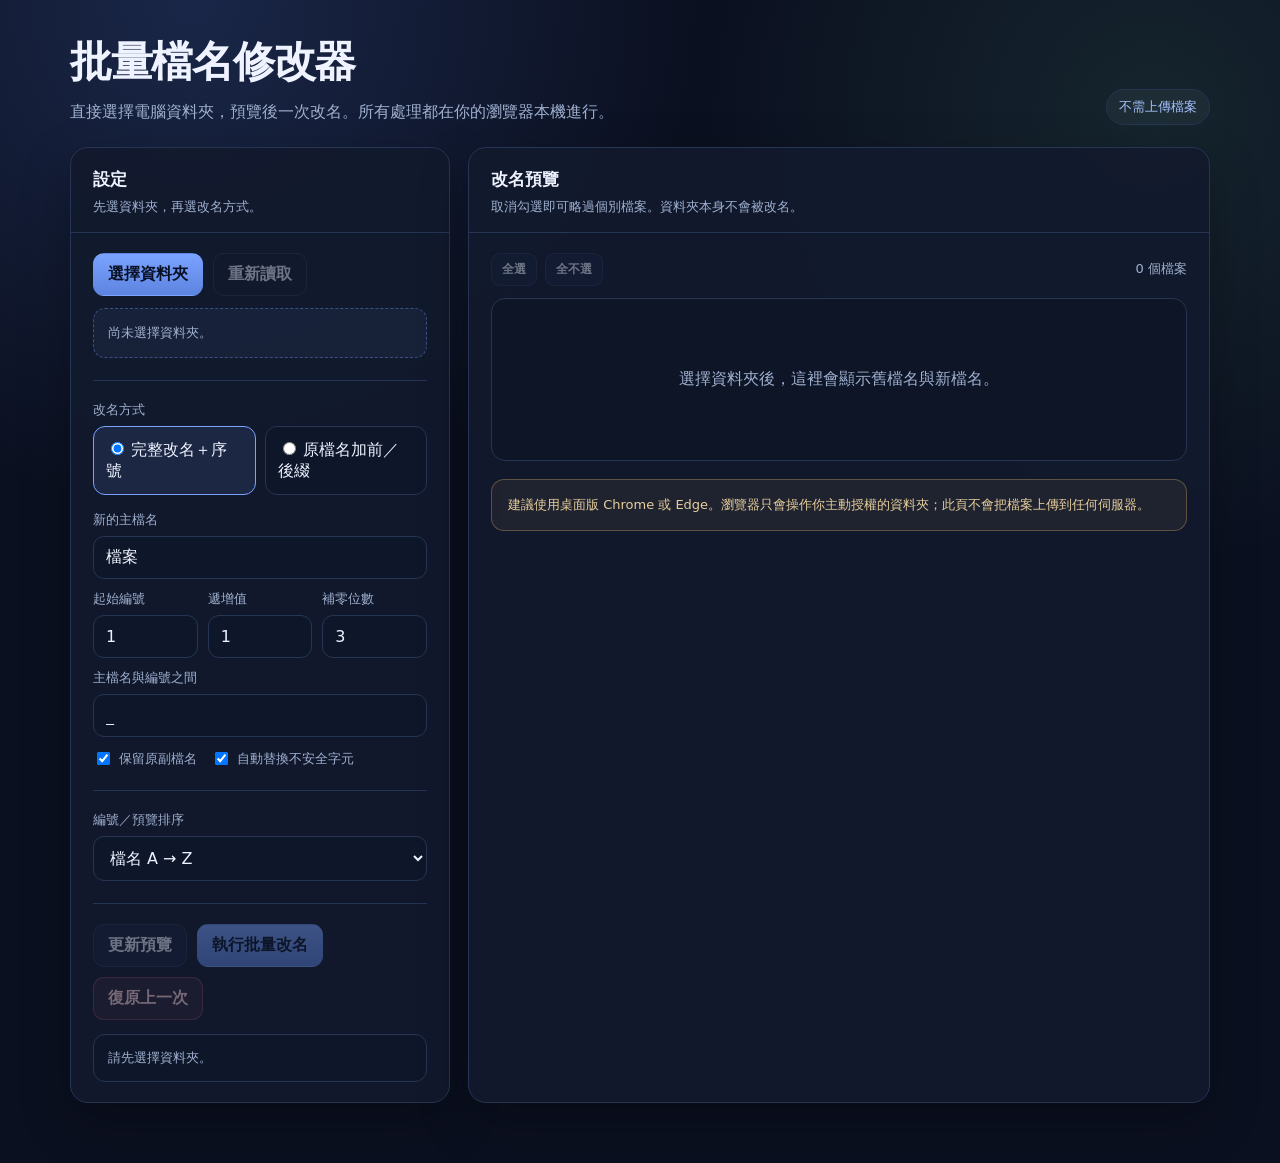
<file: apps/app-d24uxt/批量檔名修改器.html>
<!doctype html>
<html lang="zh-Hant">
<head>
  <meta charset="utf-8" />
  <meta name="viewport" content="width=device-width, initial-scale=1" />
  <title>批量檔名修改器</title>
  <style>
    :root{
      --bg:#0b1020;
      --panel:#121a2d;
      --panel-2:#172138;
      --text:#eef3ff;
      --muted:#9fb0cf;
      --line:#263554;
      --accent:#7aa2ff;
      --accent-2:#a6c1ff;
      --danger:#ff7b86;
      --warning:#ffc86b;
      --ok:#6fdda8;
      --shadow:0 18px 50px rgba(0,0,0,.28);
      --radius:18px;
    }
    *{box-sizing:border-box}
    body{
      margin:0;
      font-family: ui-sans-serif, system-ui, -apple-system, BlinkMacSystemFont, "Segoe UI",
        "Noto Sans TC", "PingFang TC", "Microsoft JhengHei", sans-serif;
      background:
        radial-gradient(circle at 15% 0%, rgba(78,119,214,.22), transparent 32rem),
        radial-gradient(circle at 90% 10%, rgba(111,221,168,.10), transparent 28rem),
        var(--bg);
      color:var(--text);
      min-height:100vh;
    }
    button,input,select{font:inherit}
    .wrap{max-width:1180px;margin:0 auto;padding:34px 20px 60px}
    .hero{display:flex;justify-content:space-between;align-items:flex-end;gap:24px;margin-bottom:22px}
    h1{font-size:clamp(28px,4vw,42px);margin:0 0 8px;letter-spacing:-.03em}
    .sub{color:var(--muted);margin:0;line-height:1.7}
    .badge{
      white-space:nowrap;
      border:1px solid var(--line);
      background:rgba(255,255,255,.04);
      border-radius:999px;
      padding:8px 12px;
      color:var(--accent-2);
      font-size:13px;
    }
    .grid{display:grid;grid-template-columns:380px minmax(0,1fr);gap:18px}
    .card{
      background:rgba(18,26,45,.92);
      border:1px solid var(--line);
      border-radius:var(--radius);
      box-shadow:var(--shadow);
      overflow:hidden;
    }
    .card .hd{padding:20px 22px 14px;border-bottom:1px solid var(--line)}
    .card .bd{padding:20px 22px}
    .title{font-weight:800;font-size:17px;margin:0}
    .hint{font-size:13px;color:var(--muted);line-height:1.6;margin-top:6px}
    .section + .section{margin-top:22px;padding-top:20px;border-top:1px solid var(--line)}
    .label{display:block;font-size:13px;color:var(--muted);margin-bottom:7px}
    input[type="text"],input[type="number"],select{
      width:100%;border:1px solid var(--line);background:#0e1629;color:var(--text);
      border-radius:11px;padding:11px 12px;outline:none;transition:.16s;
    }
    input:focus,select:focus{border-color:var(--accent);box-shadow:0 0 0 3px rgba(122,162,255,.12)}
    .row{display:grid;grid-template-columns:1fr 1fr;gap:11px}
    .row3{display:grid;grid-template-columns:1fr 1fr 1fr;gap:10px}
    .mode{
      display:grid;grid-template-columns:1fr 1fr;gap:9px;margin-bottom:16px
    }
    .mode label{
      cursor:pointer;border:1px solid var(--line);border-radius:12px;padding:12px;
      background:#0e1629;transition:.15s;
    }
    .mode label:has(input:checked){border-color:var(--accent);background:rgba(122,162,255,.11)}
    .mode input{margin-right:7px}
    .btns{display:flex;flex-wrap:wrap;gap:10px}
    button{
      border:1px solid var(--line);background:#15213a;color:var(--text);border-radius:11px;
      padding:10px 14px;font-weight:700;cursor:pointer;transition:.15s;
    }
    button:hover:not(:disabled){transform:translateY(-1px);border-color:#3b5686}
    button:disabled{opacity:.42;cursor:not-allowed}
    .primary{background:linear-gradient(180deg,#7aa2ff,#5d84df);color:#081126;border-color:transparent}
    .danger{background:rgba(255,123,134,.11);color:#ffd7da;border-color:rgba(255,123,134,.35)}
    .ghost{background:transparent}
    .folderBox{
      padding:13px 14px;border:1px dashed #38517f;border-radius:12px;background:rgba(122,162,255,.06);
      margin-top:12px;color:var(--muted);font-size:13px;line-height:1.7
    }
    .folderBox strong{color:var(--text)}
    .checks{display:flex;gap:14px;flex-wrap:wrap;color:var(--muted);font-size:13px;margin-top:12px}
    .checks label{display:flex;align-items:center;gap:6px}
    .toolbar{
      display:flex;flex-wrap:wrap;align-items:center;justify-content:space-between;gap:12px;
      margin-bottom:12px
    }
    .toolbar .left,.toolbar .right{display:flex;gap:8px;align-items:center;flex-wrap:wrap}
    .mini{font-size:12px;padding:7px 10px;border-radius:9px}
    .count{font-size:13px;color:var(--muted)}
    .tableWrap{
      border:1px solid var(--line);border-radius:14px;overflow:auto;max-height:560px;background:#0d1527
    }
    table{width:100%;border-collapse:collapse;min-width:720px}
    th,td{padding:11px 12px;border-bottom:1px solid #1f2c47;text-align:left;vertical-align:middle}
    th{position:sticky;top:0;background:#151f35;z-index:2;color:#b9c7e2;font-size:12px}
    td{font-size:13px}
    tbody tr:hover{background:rgba(255,255,255,.025)}
    .name{word-break:break-all}
    .arrow{color:#5f7297;width:28px;text-align:center}
    .status{
      display:inline-flex;align-items:center;border-radius:999px;padding:4px 8px;font-size:11px;
      border:1px solid var(--line);white-space:nowrap
    }
    .status.ok{color:var(--ok);border-color:rgba(111,221,168,.35);background:rgba(111,221,168,.07)}
    .status.warn{color:var(--warning);border-color:rgba(255,200,107,.35);background:rgba(255,200,107,.07)}
    .status.err{color:var(--danger);border-color:rgba(255,123,134,.35);background:rgba(255,123,134,.07)}
    .empty{padding:70px 20px;text-align:center;color:var(--muted)}
    .message{
      margin-top:14px;padding:12px 14px;border-radius:12px;border:1px solid var(--line);
      background:#0e1629;color:var(--muted);font-size:13px;line-height:1.65;white-space:pre-wrap
    }
    .message.ok{border-color:rgba(111,221,168,.28);color:#bff1d8}
    .message.err{border-color:rgba(255,123,134,.33);color:#ffd1d5}
    .message.warn{border-color:rgba(255,200,107,.33);color:#ffe0a6}
    .support{
      margin-top:18px;padding:14px 16px;border:1px solid rgba(255,200,107,.28);
      background:rgba(255,200,107,.06);border-radius:13px;color:#e7cf9c;font-size:13px;line-height:1.7
    }
    .muted{color:var(--muted)}
    .hidden{display:none!important}
    code{background:#0b1324;border:1px solid var(--line);padding:2px 6px;border-radius:6px;color:#cbd8f4}
    @media(max-width:900px){
      .grid{grid-template-columns:1fr}
      .hero{align-items:flex-start;flex-direction:column}
    }
    @media(max-width:520px){
      .row,.row3,.mode{grid-template-columns:1fr}
      .wrap{padding:22px 12px 40px}
      .card .bd,.card .hd{padding-left:16px;padding-right:16px}
    }
  </style>
</head>
<body>
<div class="wrap">
  <div class="hero">
    <div>
      <h1>批量檔名修改器</h1>
      <p class="sub">直接選擇電腦資料夾，預覽後一次改名。所有處理都在你的瀏覽器本機進行。</p>
    </div>
    <div class="badge">不需上傳檔案</div>
  </div>

  <div class="grid">
    <aside class="card">
      <div class="hd">
        <p class="title">設定</p>
        <div class="hint">先選資料夾，再選改名方式。</div>
      </div>
      <div class="bd">
        <div class="section">
          <div class="btns">
            <button class="primary" id="pickBtn">選擇資料夾</button>
            <button class="ghost" id="reloadBtn" disabled>重新讀取</button>
          </div>
          <div class="folderBox" id="folderBox">尚未選擇資料夾。</div>
        </div>

        <div class="section">
          <span class="label">改名方式</span>
          <div class="mode">
            <label><input type="radio" name="mode" value="sequence" checked>完整改名＋序號</label>
            <label><input type="radio" name="mode" value="affix">原檔名加前／後綴</label>
          </div>

          <div id="sequencePanel">
            <label class="label" for="baseName">新的主檔名</label>
            <input id="baseName" type="text" placeholder="例如：照片" value="檔案">
            <div class="row3" style="margin-top:11px">
              <div>
                <label class="label" for="startNum">起始編號</label>
                <input id="startNum" type="number" value="1" min="0" step="1">
              </div>
              <div>
                <label class="label" for="stepNum">遞增值</label>
                <input id="stepNum" type="number" value="1" min="1" step="1">
              </div>
              <div>
                <label class="label" for="digits">補零位數</label>
                <input id="digits" type="number" value="3" min="1" max="12" step="1">
              </div>
            </div>
            <label class="label" for="separator" style="margin-top:11px">主檔名與編號之間</label>
            <input id="separator" type="text" value="_" placeholder="例如：_ 或 -">
          </div>

          <div id="affixPanel" class="hidden">
            <div class="row">
              <div>
                <label class="label" for="prefix">插到原檔名前面</label>
                <input id="prefix" type="text" placeholder="例如：完成_">
              </div>
              <div>
                <label class="label" for="suffix">插到原檔名後面</label>
                <input id="suffix" type="text" placeholder="例如：_備份">
              </div>
            </div>
            <div class="hint">前綴、後綴可只填一邊，也可以兩邊同時填。</div>
          </div>

          <div class="checks">
            <label><input id="preserveExt" type="checkbox" checked>保留原副檔名</label>
            <label><input id="sanitize" type="checkbox" checked>自動替換不安全字元</label>
          </div>
        </div>

        <div class="section">
          <label class="label" for="sortBy">編號／預覽排序</label>
          <select id="sortBy">
            <option value="name-asc">檔名 A → Z</option>
            <option value="name-desc">檔名 Z → A</option>
            <option value="time-asc">修改時間：舊 → 新</option>
            <option value="time-desc">修改時間：新 → 舊</option>
            <option value="size-asc">檔案大小：小 → 大</option>
            <option value="size-desc">檔案大小：大 → 小</option>
          </select>
        </div>

        <div class="section">
          <div class="btns">
            <button id="previewBtn" disabled>更新預覽</button>
            <button class="primary" id="applyBtn" disabled>執行批量改名</button>
            <button class="danger" id="undoBtn" disabled>復原上一次</button>
          </div>
          <div id="message" class="message">請先選擇資料夾。</div>
        </div>
      </div>
    </aside>

    <main class="card">
      <div class="hd">
        <p class="title">改名預覽</p>
        <div class="hint">取消勾選即可略過個別檔案。資料夾本身不會被改名。</div>
      </div>
      <div class="bd">
        <div class="toolbar">
          <div class="left">
            <button class="mini" id="selectAllBtn" disabled>全選</button>
            <button class="mini" id="selectNoneBtn" disabled>全不選</button>
          </div>
          <div class="right">
            <span class="count" id="countText">0 個檔案</span>
          </div>
        </div>

        <div class="tableWrap">
          <div class="empty" id="emptyState">選擇資料夾後，這裡會顯示舊檔名與新檔名。</div>
          <table id="previewTable" class="hidden">
            <thead>
              <tr>
                <th style="width:42px"></th>
                <th>原檔名</th>
                <th class="arrow"></th>
                <th>新檔名</th>
                <th style="width:100px">狀態</th>
              </tr>
            </thead>
            <tbody id="tbody"></tbody>
          </table>
        </div>

        <div class="support" id="supportBox">
          建議使用桌面版 Chrome 或 Edge。瀏覽器只會操作你主動授權的資料夾；此頁不會把檔案上傳到任何伺服器。
        </div>
      </div>
    </main>
  </div>
</div>

<script>
(() => {
  'use strict';

  const $ = (id) => document.getElementById(id);
  const els = {
    pickBtn: $('pickBtn'), reloadBtn: $('reloadBtn'), folderBox: $('folderBox'),
    baseName: $('baseName'), startNum: $('startNum'), stepNum: $('stepNum'), digits: $('digits'),
    separator: $('separator'), prefix: $('prefix'), suffix: $('suffix'),
    preserveExt: $('preserveExt'), sanitize: $('sanitize'), sortBy: $('sortBy'),
    sequencePanel: $('sequencePanel'), affixPanel: $('affixPanel'),
    previewBtn: $('previewBtn'), applyBtn: $('applyBtn'), undoBtn: $('undoBtn'),
    selectAllBtn: $('selectAllBtn'), selectNoneBtn: $('selectNoneBtn'),
    message: $('message'), countText: $('countText'),
    emptyState: $('emptyState'), previewTable: $('previewTable'), tbody: $('tbody'),
    supportBox: $('supportBox')
  };

  let dirHandle = null;
  let files = [];
  let allEntryNames = new Set();
  let previewItems = [];
  let lastUndo = null;
  let busy = false;

  const forbiddenRe = /[<>:"/\\|?*\u0000-\u001F]/g;
  const reservedRe = /^(con|prn|aux|nul|com[1-9]|lpt[1-9])(?:\.|$)/i;

  function setMessage(text, type='') {
    els.message.textContent = text;
    els.message.className = 'message' + (type ? ' ' + type : '');
  }

  function splitName(name) {
    const i = name.lastIndexOf('.');
    if (i <= 0) return { stem: name, ext: '' };
    return { stem: name.slice(0, i), ext: name.slice(i) };
  }

  function cleanName(name) {
    if (!els.sanitize.checked) return name;
    let out = name.replace(forbiddenRe, '＿').replace(/[. ]+$/g, '');
    const parts = splitName(out);
    if (reservedRe.test(parts.stem)) out = '_' + out;
    return out;
  }

  function formatBytes(bytes) {
    if (bytes < 1024) return bytes + ' B';
    const units = ['KB','MB','GB','TB'];
    let n = bytes / 1024, i = 0;
    while (n >= 1024 && i < units.length - 1) { n /= 1024; i++; }
    return n.toFixed(n >= 10 ? 1 : 2) + ' ' + units[i];
  }

  function getMode() {
    return document.querySelector('input[name="mode"]:checked').value;
  }

  function sortFiles(list) {
    const mode = els.sortBy.value;
    return [...list].sort((a,b) => {
      if (mode === 'name-asc' || mode === 'name-desc') {
        const v = a.name.localeCompare(b.name, 'zh-Hant', {numeric:true, sensitivity:'base'});
        return mode === 'name-asc' ? v : -v;
      }
      if (mode === 'time-asc' || mode === 'time-desc') {
        const v = a.lastModified - b.lastModified;
        return mode === 'time-asc' ? v : -v;
      }
      const v = a.size - b.size;
      return mode === 'size-asc' ? v : -v;
    });
  }

  function buildNewName(file, sequenceIndex) {
    const {stem, ext} = splitName(file.name);
    const finalExt = els.preserveExt.checked ? ext : '';
    let name;

    if (getMode() === 'sequence') {
      const start = Number.parseInt(els.startNum.value, 10) || 0;
      const step = Number.parseInt(els.stepNum.value, 10) || 1;
      const digits = Math.max(1, Math.min(12, Number.parseInt(els.digits.value, 10) || 1));
      const number = start + sequenceIndex * step;
      const numText = String(number).padStart(digits, '0');
      name = `${els.baseName.value}${els.separator.value}${numText}${finalExt}`;
    } else {
      name = `${els.prefix.value}${stem}${els.suffix.value}${finalExt}`;
    }
    return cleanName(name);
  }

  function validatePreview(items) {
    const selected = items.filter(x => x.selected);
    const targetCounts = new Map();
    const movingAway = new Set(selected.filter(x => x.oldName !== x.newName).map(x => x.oldName));

    for (const x of selected) {
      targetCounts.set(x.newName, (targetCounts.get(x.newName) || 0) + 1);
    }

    let fatal = 0;
    for (const x of items) {
      x.state = 'ok';
      x.note = x.selected ? '可執行' : '略過';

      if (!x.selected) {
        x.state = 'warn';
        continue;
      }
      if (!x.newName || x.newName === '.' || x.newName === '..') {
        x.state = 'err'; x.note = '新檔名不可為空'; fatal++; continue;
      }
      if (/[\/\\]/.test(x.newName)) {
        x.state = 'err'; x.note = '檔名含路徑字元'; fatal++; continue;
      }
      if (targetCounts.get(x.newName) > 1) {
        x.state = 'err'; x.note = '新檔名重複'; fatal++; continue;
      }
      if (x.oldName === x.newName) {
        x.state = 'warn'; x.note = '名稱不變'; continue;
      }
      if (allEntryNames.has(x.newName) && !movingAway.has(x.newName)) {
        x.state = 'err'; x.note = '資料夾已有同名項目'; fatal++; continue;
      }
    }
    return fatal;
  }

  function refreshPreview() {
    if (!dirHandle) return;

    const ordered = sortFiles(files);
    let sequenceIndex = 0;
    previewItems = ordered.map(file => {
      const item = {
        ...file,
        selected: file.selected !== false,
        oldName: file.name,
        newName: ''
      };
      if (item.selected) {
        item.newName = buildNewName(file, sequenceIndex);
        sequenceIndex++;
      } else {
        item.newName = file.name;
      }
      return item;
    });

    const fatal = validatePreview(previewItems);
    renderTable();

    const selected = previewItems.filter(x => x.selected).length;
    const changes = previewItems.filter(x => x.selected && x.oldName !== x.newName && x.state !== 'err').length;
    els.countText.textContent = `${files.length} 個檔案｜已選 ${selected}｜將改名 ${changes}`;

    if (!selected) {
      els.applyBtn.disabled = true;
      setMessage('目前沒有選取任何檔案。', 'warn');
    } else if (fatal) {
      els.applyBtn.disabled = true;
      setMessage(`預覽中有 ${fatal} 個衝突／錯誤，請調整設定後再執行。`, 'err');
    } else if (!changes) {
      els.applyBtn.disabled = true;
      setMessage('目前沒有需要改名的檔案。', 'warn');
    } else {
      els.applyBtn.disabled = busy;
      setMessage(`預覽完成：${changes} 個檔案將被改名。請確認右側結果後再執行。`, 'ok');
    }
  }

  function renderTable() {
    els.emptyState.classList.toggle('hidden', previewItems.length > 0);
    els.previewTable.classList.toggle('hidden', previewItems.length === 0);
    els.tbody.innerHTML = '';

    previewItems.forEach((item, idx) => {
      const tr = document.createElement('tr');

      const tdCheck = document.createElement('td');
      const cb = document.createElement('input');
      cb.type = 'checkbox';
      cb.checked = item.selected;
      cb.disabled = busy;
      cb.addEventListener('change', () => {
        const f = files.find(v => v.name === item.oldName);
        if (f) f.selected = cb.checked;
        refreshPreview();
      });
      tdCheck.appendChild(cb);

      const tdOld = document.createElement('td');
      tdOld.className = 'name';
      tdOld.textContent = item.oldName;
      tdOld.title = `${formatBytes(item.size)}｜${new Date(item.lastModified).toLocaleString()}`;

      const tdArrow = document.createElement('td');
      tdArrow.className = 'arrow';
      tdArrow.textContent = '→';

      const tdNew = document.createElement('td');
      tdNew.className = 'name';
      tdNew.textContent = item.newName;

      const tdStatus = document.createElement('td');
      const badge = document.createElement('span');
      badge.className = `status ${item.state}`;
      badge.textContent = item.note;
      tdStatus.appendChild(badge);

      tr.append(tdCheck, tdOld, tdArrow, tdNew, tdStatus);
      els.tbody.appendChild(tr);
    });
  }

  async function ensurePermission() {
    if (!dirHandle) return false;
    if (typeof dirHandle.queryPermission !== 'function') return true;

    let permission = await dirHandle.queryPermission({mode:'readwrite'});
    if (permission === 'granted') return true;

    if (typeof dirHandle.requestPermission === 'function') {
      permission = await dirHandle.requestPermission({mode:'readwrite'});
      return permission === 'granted';
    }
    return false;
  }

  async function loadDirectory() {
    if (!dirHandle) return;
    setMessage('正在讀取資料夾…');
    const list = [];
    const names = new Set();

    for await (const [name, handle] of dirHandle.entries()) {
      names.add(name);
      if (handle.kind !== 'file') continue;
      try {
        const f = await handle.getFile();
        list.push({
          name,
          size: f.size,
          lastModified: f.lastModified,
          selected: true
        });
      } catch (err) {
        console.warn('無法讀取：', name, err);
      }
    }

    files = list;
    allEntryNames = names;
    els.folderBox.innerHTML =
      `<strong>${escapeHtml(dirHandle.name)}</strong><br>${files.length} 個檔案（只處理這一層，不進入子資料夾）`;
    els.reloadBtn.disabled = false;
    els.previewBtn.disabled = false;
    els.selectAllBtn.disabled = files.length === 0;
    els.selectNoneBtn.disabled = files.length === 0;
    refreshPreview();
  }

  function escapeHtml(s) {
    return String(s).replace(/[&<>"']/g, c => ({
      '&':'&amp;','<':'&lt;','>':'&gt;','"':'&quot;',"'":'&#39;'
    })[c]);
  }

  async function entryExists(name) {
    try {
      await dirHandle.getFileHandle(name);
      return true;
    } catch (err) {
      if (err && (err.name === 'NotFoundError' || err.name === 'TypeMismatchError')) return false;
      return false;
    }
  }

  async function uniqueTempName(i) {
    for (let n = 0; n < 50; n++) {
      const id = (crypto.randomUUID ? crypto.randomUUID() : Math.random().toString(36).slice(2));
      const candidate = `.__batch_rename_${i}_${id}.tmp`;
      if (!allEntryNames.has(candidate) && !(await entryExists(candidate))) return candidate;
    }
    throw new Error('無法建立安全的暫存檔名。');
  }

  async function copyThenDelete(srcName, dstName) {
    const src = await dirHandle.getFileHandle(srcName);
    const file = await src.getFile();
    const dst = await dirHandle.getFileHandle(dstName, {create:true});
    const writable = await dst.createWritable();
    try {
      await writable.write(file);
      await writable.close();
    } catch (err) {
      try { await writable.abort(); } catch {}
      try { await dirHandle.removeEntry(dstName); } catch {}
      throw err;
    }
    const verify = await (await dirHandle.getFileHandle(dstName)).getFile();
    if (verify.size !== file.size) {
      try { await dirHandle.removeEntry(dstName); } catch {}
      throw new Error(`複製驗證失敗：${srcName}`);
    }
    await dirHandle.removeEntry(srcName);
  }

  async function renameOne(srcName, dstName) {
    const handle = await dirHandle.getFileHandle(srcName);
    if (typeof handle.move === 'function') {
      await handle.move(dstName);
    } else {
      await copyThenDelete(srcName, dstName);
    }
  }

  async function rollbackStages(stages) {
    // 回復也採兩階段：先把目前位置全部移到新的暫存名，再逐一還原原名，避免回復時互撞。
    const recovery = [];
    for (let i = 0; i < stages.length; i++) {
      const s = stages[i];
      const currentName = s.phase === 2 ? s.newName : s.tempName;
      try {
        if (await entryExists(currentName)) {
          const rollbackTemp = await uniqueTempName(`rollback_${i}`);
          await renameOne(currentName, rollbackTemp);
          recovery.push({oldName:s.oldName, tempName:rollbackTemp});
        }
      } catch (e) {
        console.error('rollback stage 1 failed', s, e);
      }
    }

    for (const r of recovery) {
      try {
        if (await entryExists(r.tempName) && !(await entryExists(r.oldName))) {
          await renameOne(r.tempName, r.oldName);
        }
      } catch (e) {
        console.error('rollback stage 2 failed', r, e);
      }
    }
  }

  async function executeMapping(mapping, isUndo=false) {
    if (busy || !mapping.length) return;
    busy = true;
    setUiBusy(true);
    const stages = [];

    try {
      if (!(await ensurePermission())) throw new Error('沒有取得資料夾的寫入權限。');

      // 執行前重新確認名稱衝突
      await loadDirectory();
      const currentNames = new Set(allEntryNames);
      const movingOld = new Set(mapping.map(x => x.oldName));
      const targetSet = new Set();

      for (const x of mapping) {
        if (targetSet.has(x.newName)) throw new Error(`新檔名重複：${x.newName}`);
        targetSet.add(x.newName);
        if (!currentNames.has(x.oldName)) throw new Error(`找不到原檔案：${x.oldName}`);
        if (currentNames.has(x.newName) && !movingOld.has(x.newName)) {
          throw new Error(`資料夾已存在：${x.newName}`);
        }
      }

      setMessage(`正在進行第 1 階段：建立安全暫存名稱（0 / ${mapping.length}）…`);

      // Phase 1: 所有來源先搬到唯一暫存名稱，避免互相覆蓋。
      for (let i = 0; i < mapping.length; i++) {
        const x = mapping[i];
        const tempName = await uniqueTempName(i);
        await renameOne(x.oldName, tempName);
        stages.push({...x, tempName, phase:1});
        setMessage(`正在進行第 1 階段：建立安全暫存名稱（${i+1} / ${mapping.length}）…`);
      }

      setMessage(`正在進行第 2 階段：套用新檔名（0 / ${mapping.length}）…`);

      // Phase 2: 暫存名稱再搬到最終名稱。
      for (let i = 0; i < stages.length; i++) {
        const s = stages[i];
        await renameOne(s.tempName, s.newName);
        s.phase = 2;
        setMessage(`正在進行第 2 階段：套用新檔名（${i+1} / ${mapping.length}）…`);
      }

      if (!isUndo) {
        lastUndo = mapping.map(x => ({oldName:x.newName, newName:x.oldName}));
        els.undoBtn.disabled = false;
      } else {
        lastUndo = null;
        els.undoBtn.disabled = true;
      }

      await loadDirectory();
      setMessage(isUndo
        ? `已復原 ${mapping.length} 個檔案。`
        : `完成：已成功改名 ${mapping.length} 個檔案。`, 'ok');

    } catch (err) {
      console.error(err);
      // 若中途失敗，盡力將已改動項目退回原名稱
      if (stages.length) {
        try { await rollbackStages(stages); } catch {}
      }
      try { await loadDirectory(); } catch {}
      setMessage(`執行失敗：${err?.message || err}\n若部分檔案被其他程式占用，請關閉該程式後再試一次。`, 'err');
    } finally {
      busy = false;
      setUiBusy(false);
      if (dirHandle) refreshPreview();
    }
  }

  function setUiBusy(on) {
    els.pickBtn.disabled = on;
    els.reloadBtn.disabled = on || !dirHandle;
    els.previewBtn.disabled = on || !dirHandle;
    els.applyBtn.disabled = on || els.applyBtn.disabled;
    els.selectAllBtn.disabled = on || !files.length;
    els.selectNoneBtn.disabled = on || !files.length;
    document.querySelectorAll('input,select').forEach(el => {
      if (!el.closest('tbody')) el.disabled = on;
    });
    document.querySelectorAll('#tbody input[type="checkbox"]').forEach(el => el.disabled = on);
    if (!on) {
      document.querySelectorAll('input,select').forEach(el => el.disabled = false);
    }
  }

  els.pickBtn.addEventListener('click', async () => {
    if (!('showDirectoryPicker' in window)) {
      setMessage('此瀏覽器不支援直接選資料夾與改名。請改用桌面版 Chrome 或 Edge。', 'err');
      return;
    }
    try {
      dirHandle = await window.showDirectoryPicker({mode:'readwrite'});
      lastUndo = null;
      els.undoBtn.disabled = true;
      await loadDirectory();
    } catch (err) {
      if (err?.name !== 'AbortError') setMessage(`無法開啟資料夾：${err?.message || err}`, 'err');
    }
  });

  els.reloadBtn.addEventListener('click', loadDirectory);
  els.previewBtn.addEventListener('click', refreshPreview);

  els.applyBtn.addEventListener('click', async () => {
    refreshPreview();
    const errors = previewItems.some(x => x.selected && x.state === 'err');
    if (errors) return;
    const mapping = previewItems
      .filter(x => x.selected && x.oldName !== x.newName)
      .map(x => ({oldName:x.oldName, newName:x.newName}));
    if (!mapping.length) return;

    const sample = mapping.slice(0, 4).map(x => `${x.oldName}  →  ${x.newName}`).join('\n');
    const more = mapping.length > 4 ? `\n…以及另外 ${mapping.length - 4} 個檔案` : '';
    if (!confirm(`確定要改名 ${mapping.length} 個檔案嗎？\n\n${sample}${more}`)) return;
    await executeMapping(mapping, false);
  });

  els.undoBtn.addEventListener('click', async () => {
    if (!lastUndo?.length) return;
    if (!confirm(`確定要復原上一次的 ${lastUndo.length} 個改名嗎？`)) return;
    await executeMapping(lastUndo, true);
  });

  els.selectAllBtn.addEventListener('click', () => {
    files.forEach(f => f.selected = true);
    refreshPreview();
  });
  els.selectNoneBtn.addEventListener('click', () => {
    files.forEach(f => f.selected = false);
    refreshPreview();
  });

  document.querySelectorAll('input[name="mode"]').forEach(r => r.addEventListener('change', () => {
    const sequence = getMode() === 'sequence';
    els.sequencePanel.classList.toggle('hidden', !sequence);
    els.affixPanel.classList.toggle('hidden', sequence);
    if (dirHandle) refreshPreview();
  }));

  [
    els.baseName, els.startNum, els.stepNum, els.digits, els.separator,
    els.prefix, els.suffix, els.preserveExt, els.sanitize, els.sortBy
  ].forEach(el => el.addEventListener('input', () => { if (dirHandle && !busy) refreshPreview(); }));
  els.sortBy.addEventListener('change', () => { if (dirHandle && !busy) refreshPreview(); });

  if (!('showDirectoryPicker' in window)) {
    els.supportBox.innerHTML =
      '<strong>目前瀏覽器不支援直接改本機檔名。</strong><br>請以桌面版 Chrome 或 Edge 開啟這個 HTML。';
    els.pickBtn.disabled = true;
    setMessage('請改用支援 File System Access API 的桌面瀏覽器。', 'warn');
  } else if (!window.isSecureContext) {
    els.supportBox.innerHTML =
      '<strong>目前頁面不是安全環境。</strong><br>若「選擇資料夾」無法使用，請以 Chrome / Edge 直接開啟本 HTML，或透過 localhost / HTTPS 執行。';
  }
})();
</script>
</body>
</html>
</file>
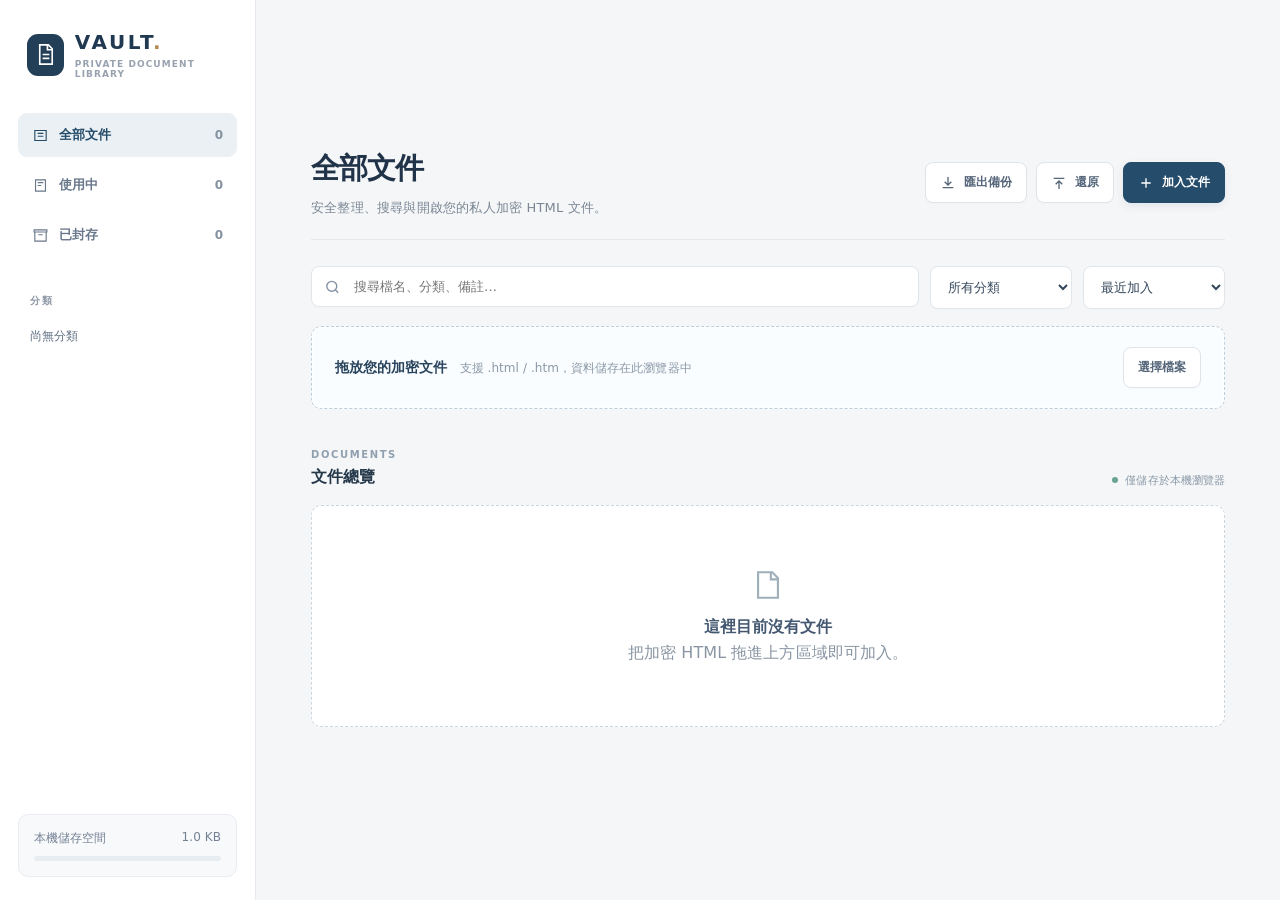
<file: apps/app-jf9lr3/vault_dashboard_professional.html>
<!doctype html>
<html lang="zh-Hant">
<head>
<meta charset="utf-8">
<meta name="viewport" content="width=device-width, initial-scale=1">
<title>VAULT / 私人加密文件庫</title>
<style>
:root{
  color-scheme:dark;
  --bg:#0a0d12; --bg2:#10151d; --panel:#141a23; --panel2:#1a2230;
  --line:#273244; --line2:#35445b; --text:#f3f6fb; --muted:#98a6ba;
  --accent:#8cb4ff; --accent2:#b7ccff; --good:#80dfad; --warn:#f0c56d; --bad:#ff8798;
  --shadow:0 24px 80px rgba(0,0,0,.35);
}
*{box-sizing:border-box}
html,body{margin:0;min-height:100%;background:var(--bg);color:var(--text)}
body{font-family:Inter,ui-sans-serif,system-ui,-apple-system,BlinkMacSystemFont,"Segoe UI","Noto Sans TC","PingFang TC","Microsoft JhengHei",sans-serif}
button,input,select,textarea{font:inherit}
button{cursor:pointer}
.shell{min-height:100vh;display:grid;grid-template-columns:260px minmax(0,1fr)}
.sidebar{position:sticky;top:0;height:100vh;border-right:1px solid var(--line);background:linear-gradient(180deg,#0d1118 0%,#0a0d12 100%);padding:24px 18px;display:flex;flex-direction:column;gap:22px}
.brand{display:flex;gap:12px;align-items:center;padding:0 4px}
.brandmark{width:42px;height:42px;border-radius:13px;background:linear-gradient(145deg,#9fc0ff,#628fe9);display:grid;place-items:center;box-shadow:0 10px 35px rgba(105,151,242,.25)}
.brandmark svg{width:22px;height:22px;fill:#07101f}
.brand h1{font-size:17px;margin:0;letter-spacing:.02em}.brand small{display:block;color:var(--muted);margin-top:3px;font-size:11px;letter-spacing:.08em;text-transform:uppercase}
.nav{display:grid;gap:7px}.nav button{width:100%;display:flex;align-items:center;justify-content:space-between;gap:12px;border:1px solid transparent;background:transparent;color:var(--muted);padding:11px 12px;border-radius:11px;text-align:left}.nav button:hover{background:#131a24;color:var(--text)}.nav button.active{background:#182130;border-color:#27364b;color:var(--text)}
.nav .left{display:flex;gap:10px;align-items:center}.nav svg{width:17px;height:17px;stroke:currentColor;fill:none;stroke-width:1.8}.count{font-size:12px;color:#77869b}
.side-label{font-size:11px;color:#66758b;letter-spacing:.12em;text-transform:uppercase;padding:0 12px;margin:3px 0 7px}.folders{display:grid;gap:5px;max-height:31vh;overflow:auto}.folderbtn{width:100%;border:0;background:transparent;color:var(--muted);padding:9px 12px;border-radius:9px;text-align:left;white-space:nowrap;overflow:hidden;text-overflow:ellipsis}.folderbtn:hover,.folderbtn.active{background:#151d28;color:var(--text)}
.sidebar-bottom{margin-top:auto}.storage{padding:13px;border:1px solid var(--line);border-radius:12px;background:#101620}.storage .top{display:flex;justify-content:space-between;color:var(--muted);font-size:12px}.bar{height:5px;background:#202a38;border-radius:99px;overflow:hidden;margin-top:9px}.bar>i{display:block;height:100%;width:0;background:var(--accent);border-radius:99px}
.main{min-width:0;padding:28px 34px 50px}.topbar{display:flex;align-items:center;gap:14px;justify-content:space-between}.headline h2{font-size:26px;margin:0}.headline p{color:var(--muted);margin:7px 0 0;font-size:14px}.top-actions{display:flex;gap:9px;flex-wrap:wrap;justify-content:flex-end}
.btn{border:1px solid var(--line);background:#151c26;color:var(--text);border-radius:11px;padding:10px 13px;display:inline-flex;align-items:center;gap:8px}.btn:hover{border-color:var(--line2);background:#1a2330}.btn.primary{background:var(--accent);border-color:transparent;color:#07101f;font-weight:800}.btn.primary:hover{background:var(--accent2)}.btn svg{width:16px;height:16px;stroke:currentColor;fill:none;stroke-width:2}
.toolbar{display:grid;grid-template-columns:minmax(240px,1fr) auto auto;gap:10px;margin:26px 0 18px}.search{position:relative}.search svg{position:absolute;left:13px;top:50%;transform:translateY(-50%);width:17px;height:17px;stroke:#718198;fill:none;stroke-width:2}.search input,.toolbar select{width:100%;background:#111720;border:1px solid var(--line);color:var(--text);border-radius:11px;padding:11px 13px;outline:none}.search input{padding-left:40px}.search input:focus,.toolbar select:focus{border-color:#5377ad}.toolbar select{width:auto;min-width:138px}
.drop{border:1px dashed #33445c;border-radius:16px;padding:17px 18px;background:linear-gradient(180deg,rgba(105,151,242,.045),rgba(105,151,242,.015));display:flex;justify-content:space-between;align-items:center;gap:15px;margin-bottom:22px;transition:.18s}.drop.drag{border-color:var(--accent);background:rgba(105,151,242,.11);transform:translateY(-1px)}.drop strong{font-size:14px}.drop span{color:var(--muted);font-size:13px;margin-left:8px}
.grid{display:grid;grid-template-columns:repeat(auto-fill,minmax(260px,1fr));gap:15px}.card{position:relative;border:1px solid var(--line);background:linear-gradient(180deg,#151c26,#111720);border-radius:15px;padding:17px;min-height:187px;display:flex;flex-direction:column;transition:.15s;overflow:hidden}.card:hover{transform:translateY(-2px);border-color:#3a4a62;box-shadow:0 13px 35px rgba(0,0,0,.19)}.card.archived{opacity:.78}.card::before{content:"";position:absolute;left:0;right:0;top:0;height:2px;background:linear-gradient(90deg,#739fff,#adbeff);opacity:.72}.cardhead{display:flex;justify-content:space-between;gap:10px}.fileicon{width:40px;height:40px;border-radius:11px;background:#1e2b3d;border:1px solid #2b3d55;display:grid;place-items:center;flex:none}.fileicon svg{width:20px;height:20px;stroke:#9bbcff;fill:none;stroke-width:1.8}.menubtn{width:34px;height:34px;border:0;border-radius:9px;background:transparent;color:#8090a6;font-size:22px;line-height:1}.menubtn:hover{background:#222c3b;color:var(--text)}
.card h3{font-size:15px;line-height:1.35;margin:14px 0 6px;word-break:break-word}.meta{font-size:12px;color:var(--muted);display:flex;gap:8px;flex-wrap:wrap}.badge{display:inline-flex;align-items:center;padding:4px 7px;border:1px solid #2c394c;background:#18212d;border-radius:999px;color:#9dadc1;font-size:11px}.cardfoot{margin-top:auto;display:flex;justify-content:space-between;align-items:end;gap:10px;padding-top:18px}.openbtn{border:0;background:transparent;color:var(--accent);font-weight:700;padding:0}.openbtn:hover{text-decoration:underline}.date{font-size:11px;color:#718096;text-align:right}
.empty{grid-column:1/-1;border:1px dashed var(--line);border-radius:16px;padding:54px 20px;text-align:center;color:var(--muted)}.empty svg{width:34px;height:34px;stroke:#66778f;fill:none;stroke-width:1.5;margin-bottom:11px}.empty b{display:block;color:#c5d0df;margin-bottom:5px}
.menu{position:fixed;z-index:50;min-width:155px;background:#171e29;border:1px solid var(--line2);border-radius:11px;padding:6px;box-shadow:var(--shadow);display:none}.menu.open{display:block}.menu button{width:100%;border:0;background:transparent;color:#d8e0eb;text-align:left;padding:9px 10px;border-radius:7px}.menu button:hover{background:#222c3b}.menu button.danger{color:var(--bad)}
.toastbox{position:fixed;right:22px;bottom:22px;z-index:80;display:grid;gap:8px}.toast{background:#18202b;border:1px solid #314057;border-radius:11px;padding:11px 14px;box-shadow:0 12px 40px rgba(0,0,0,.35);font-size:13px;animation:in .18s ease-out}@keyframes in{from{transform:translateY(7px);opacity:0}to{transform:none;opacity:1}}
dialog{border:1px solid var(--line2);border-radius:17px;background:#141a23;color:var(--text);box-shadow:var(--shadow);width:min(520px,calc(100vw - 32px));padding:0}dialog::backdrop{background:rgba(3,6,10,.72);backdrop-filter:blur(3px)}.modal{padding:22px}.modal h3{margin:0 0 18px}.field{margin:13px 0}.field label{display:block;color:#a8b6c8;font-size:12px;margin-bottom:7px}.field input,.field textarea{width:100%;background:#0e141c;border:1px solid var(--line);color:var(--text);border-radius:10px;padding:11px 12px;outline:none}.field textarea{min-height:85px;resize:vertical}.field input:focus,.field textarea:focus{border-color:#5377ad}.modal-actions{display:flex;justify-content:flex-end;gap:9px;margin-top:18px}
#fileInput,#restoreInput{display:none}.mobile-head{display:none}
@media(max-width:820px){.shell{display:block}.sidebar{display:none}.main{padding:22px 16px 40px}.mobile-head{display:flex;align-items:center;justify-content:space-between;margin-bottom:20px}.toolbar{grid-template-columns:1fr 1fr}.search{grid-column:1/-1}.topbar{align-items:flex-start}.top-actions .btn span{display:none}.drop{align-items:flex-start;flex-direction:column}.grid{grid-template-columns:repeat(auto-fill,minmax(230px,1fr))}}
@media(max-width:520px){.headline h2{font-size:22px}.headline p{display:none}.toolbar{grid-template-columns:1fr}.search{grid-column:auto}.toolbar select{width:100%}.grid{grid-template-columns:1fr}.topbar{gap:8px}.btn{padding:10px 11px}}

/* VAULT 2.0 — refined daylight workspace */
:root{color-scheme:light;--bg:#f5f6f8;--bg2:#fbfbfc;--panel:#ffffff;--panel2:#f7f8fa;--line:#e4e7ec;--line2:#cad2dc;--text:#202c3c;--muted:#788598;--accent:#224b70;--accent2:#1b3f61;--good:#258367;--warn:#b88638;--bad:#b64855;--shadow:0 18px 48px rgba(32,46,65,.11)}
html,body{background:var(--bg);color:var(--text)}
body{font-family:Inter,"Noto Sans TC","PingFang TC","Microsoft JhengHei",system-ui,sans-serif;letter-spacing:.004em}
.shell{grid-template-columns:256px minmax(0,1fr)}
.sidebar{background:#fff;border-right:1px solid #e7eaf0;padding:30px 18px 23px;gap:34px}
.brand{gap:11px;padding:0 9px}.brandmark{width:42px;height:42px;border-radius:11px;background:#233f57;box-shadow:none}.brandmark svg{fill:none;stroke:#fff;stroke-width:1.7;width:23px;height:23px}
.brand h1{font-size:20px;letter-spacing:.13em;font-weight:850;color:#203951}.brand-dot{color:#b48b52}.brand small{color:#98a2af;font-size:9px;letter-spacing:.12em;margin-top:5px;font-weight:650}
.side-label{color:#8d97a5;font-size:10px;font-weight:750;letter-spacing:.18em;margin-bottom:12px}
.nav{gap:6px}.nav button{border-radius:9px;color:#69778a;padding:12px 13px;font-size:13px;font-weight:600;transition:.16s}
.nav button:hover{background:#f3f6f9;color:#25405b}.nav button.active{background:#eaf0f4;color:#244b69;border-color:#eaf0f4}
.nav svg{stroke-width:1.6}.count{color:#8492a1;font-weight:650;font-variant-numeric:tabular-nums}.folderbtn{font-size:13px;color:#6b798a}.folderbtn:hover,.folderbtn.active{background:#f1f4f7;color:#25415c}
.sidebar-bottom .storage{background:#f8f9fb;border:1px solid #e9edf1;border-radius:10px;padding:15px}.storage .top{color:#748295}.bar{background:#e8edf1}.bar>i{background:#63849a}
.main{padding:47px clamp(24px,4.3vw,70px) 72px;max-width:1740px;margin:auto;width:100%}
.topbar{align-items:center;padding-bottom:22px;border-bottom:1px solid #e5e8ed}.headline h2{font-size:29px;font-weight:780;letter-spacing:-.03em;color:#213348}.headline p{color:#7b8794;font-size:13px;letter-spacing:.015em;margin-top:10px}
.top-actions{gap:9px}.btn{border-radius:8px;background:#fff;color:#56667a;border:1px solid #dfe4e9;padding:11px 14px;font-size:12px;font-weight:700;box-shadow:0 1px 2px #182b3b05;transition:.16s}
.btn:hover{background:#f6f8fa;color:#23415d;border-color:#b8c7d3}.btn.primary{background:#254c6b;color:#fff;border:1px solid #254c6b;font-weight:750;box-shadow:0 3px 8px #16385316}.btn.primary:hover{background:#193d5b;color:#fff}
.toolbar{margin:26px 0 17px;gap:11px}.search input,.toolbar select{background:#fff;border:1px solid #e1e6eb;border-radius:8px;color:#34465b;padding:12px 13px;box-shadow:0 1px 2px #263b5604;font-size:13px}.search input{padding-left:42px}.search svg{stroke:#8292a3}.search input:focus,.toolbar select:focus{border-color:#8ba5bb;box-shadow:0 0 0 3px #386c9b18}.toolbar select{min-width:142px}
.drop{border:1px dashed #bfcdd7;background:#fafdff;border-radius:10px;margin-bottom:34px;padding:20px 23px;box-shadow:inset 0 0 0 1px #ffffff88}.drop.drag{border-color:#507c9b;background:#eaf2f7;transform:none}.drop strong{color:#29445d;font-size:14px;font-weight:750}.drop span{color:#8b98a7;font-size:12px;margin-left:12px}
.section-label{display:flex;align-items:end;justify-content:space-between;gap:12px;margin-bottom:17px}.section-label h3{font-size:16px;margin:5px 0 0;color:#26394b;font-weight:800}.eyebrow{font-size:10px;letter-spacing:.16em;font-weight:750;color:#91a0ae}.privacy{font-size:11px;color:#8999a6;display:inline-flex;align-items:center;gap:7px}.privacy i{width:6px;height:6px;border-radius:50%;background:#67a492}
.grid{grid-template-columns:repeat(auto-fill,minmax(265px,1fr));gap:16px}.card{background:#fff;border:1px solid #e4e9ee;box-shadow:0 3px 14px #24364b07;border-radius:11px;min-height:192px;padding:19px;transition:.18s}.card:hover{transform:translateY(-2px);border-color:#b7cbd9;box-shadow:0 14px 28px #1e364b11}.card::before{display:none}.card.archived{opacity:.65}
.fileicon{width:43px;height:43px;border-radius:10px;background:#edf2f6;border:1px solid #e2e9ee}.fileicon svg{stroke:#416882}.menubtn{color:#8e9ca8;border-radius:8px}.menubtn:hover{background:#f0f4f6;color:#314b63}.card h3{font-size:14px;line-height:1.5;font-weight:750;color:#2b3c4e;margin:17px 0 8px}.meta{color:#94a0ac;font-size:11px}.badge{background:#f3f6f8;color:#61788b;border:1px solid #e4ebef;border-radius:5px;font-size:10px;padding:4px 7px}.cardfoot{padding-top:23px}.openbtn{color:#245576;font-size:12px;font-weight:800}.date{color:#99a5b1;font-size:10px;line-height:1.7}
.empty{border:1px dashed #cbd5dd;background:#fff;color:#8995a3;border-radius:10px;padding:62px 20px}.empty svg{stroke:#9fb0bb}.empty b{color:#445971}
.menu{background:#fff;border:1px solid #dce4e9;border-radius:10px;box-shadow:var(--shadow)}.menu button{color:#465d72}.menu button:hover{background:#f2f5f8}.toast{background:#fff;border:1px solid #dce5eb;color:#3d5266;box-shadow:0 12px 35px #253b521b}
dialog{background:#fff;color:#24374b;border:1px solid #dfe6ec;box-shadow:var(--shadow)}dialog::backdrop{background:#1a2c3b6b}.modal h3{color:#253b4e}.field label{color:#718296}.field input,.field textarea{background:#fff;color:#24374b;border:1px solid #dce3ea}.field input:focus,.field textarea:focus{border-color:#89a8be}
@media(max-width:820px){.main{padding:26px 19px 50px}.mobile-head{padding:0 0 16px;border-bottom:1px solid #e6eaef}.topbar{gap:14px}.drop span{display:block;margin:6px 0 0}.privacy{display:none}}
@media(max-width:520px){.headline h2{font-size:23px}.top-actions{gap:5px}.btn{padding:10px}.toolbar{gap:9px}.section-label{margin-top:8px}}
</style>
</head>
<body>
<div class="shell">
  <aside class="sidebar">
    <div class="brand">
      <div class="brandmark"><svg viewBox="0 0 24 24"><path d="M6 2h9l4 4v16H6zM14 2v5h5M9 12h7M9 16h7"/></svg></div>
      <div><h1>VAULT<span class="brand-dot">.</span></h1><small>PRIVATE DOCUMENT LIBRARY</small></div>
    </div>

    <div>
      <div class="nav">
        <button class="active" data-view="all"><span class="left"><svg viewBox="0 0 24 24"><path d="M4 5h16v14H4zM8 9h8M8 13h8"/></svg>全部文件</span><span class="count" id="countAll">0</span></button>
        <button data-view="active"><span class="left"><svg viewBox="0 0 24 24"><path d="M5 4h14v16H5zM8 8h8M8 12h5"/></svg>使用中</span><span class="count" id="countActive">0</span></button>
        <button data-view="archived"><span class="left"><svg viewBox="0 0 24 24"><path d="M4 7h16v13H4zM3 4h18v3H3zM9 11h6"/></svg>已封存</span><span class="count" id="countArchived">0</span></button>
      </div>
    </div>

    <div>
      <div class="side-label">分類</div>
      <div class="folders" id="folderList"></div>
    </div>

    <div class="sidebar-bottom">
      <div class="storage">
        <div class="top"><span>本機儲存空間</span><span id="storageText">—</span></div>
        <div class="bar"><i id="storageBar"></i></div>
      </div>
    </div>
  </aside>

  <main class="main">
    <div class="mobile-head">
      <div class="brand"><div class="brandmark"><svg viewBox="0 0 24 24"><path d="M6 2h9l4 4v16H6zM14 2v5h5M9 12h7M9 16h7"/></svg></div><div><h1>VAULT<span class="brand-dot">.</span></h1><small>PRIVATE DOCUMENT LIBRARY</small></div></div>
    </div>

    <div class="topbar">
      <div class="headline"><h2 id="viewTitle">全部文件</h2><p>安全整理、搜尋與開啟您的私人加密 HTML 文件。</p></div>
      <div class="top-actions">
        <button class="btn" id="exportBtn" title="備份整個文件庫"><svg viewBox="0 0 24 24"><path d="M12 3v12M7 10l5 5 5-5M4 19h16"/></svg><span>匯出備份</span></button>
        <button class="btn" id="restoreBtn" title="匯入備份"><svg viewBox="0 0 24 24"><path d="M12 21V9M7 14l5-5 5 5M4 5h16"/></svg><span>還原</span></button>
        <button class="btn primary" id="addBtn"><svg viewBox="0 0 24 24"><path d="M12 5v14M5 12h14"/></svg><span>加入文件</span></button>
      </div>
    </div>

    <div class="toolbar">
      <div class="search"><svg viewBox="0 0 24 24"><circle cx="11" cy="11" r="7"/><path d="m20 20-4-4"/></svg><input id="searchInput" placeholder="搜尋檔名、分類、備註…"></div>
      <select id="folderFilter"><option value="">所有分類</option></select>
      <select id="sortSelect"><option value="new">最近加入</option><option value="old">最早加入</option><option value="name">名稱 A–Z</option><option value="size">檔案大小</option></select>
    </div>

    <div class="drop" id="dropZone">
      <div><strong>拖放您的加密文件</strong><span>支援 .html / .htm，資料儲存在此瀏覽器中</span></div>
      <button class="btn" id="dropPick">選擇檔案</button>
    </div>

    <div class="section-label"><div><span class="eyebrow">DOCUMENTS</span><h3>文件總覽</h3></div><span class="privacy"><i></i>僅儲存於本機瀏覽器</span></div>
    <section class="grid" id="grid"></section>
  </main>
</div>

<input id="fileInput" type="file" accept=".html,.htm,text/html" multiple>
<input id="restoreInput" type="file" accept=".json,application/json">
<div class="menu" id="contextMenu"></div>
<div class="toastbox" id="toastBox"></div>

<dialog id="editDialog">
  <form method="dialog" class="modal" id="editForm">
    <h3>文件資訊</h3>
    <div class="field"><label>顯示名稱</label><input id="editName" required></div>
    <div class="field"><label>分類</label><input id="editFolder" placeholder="例如：研究、小說、私人備份"></div>
    <div class="field"><label>備註</label><textarea id="editNote" placeholder="可留空"></textarea></div>
    <div class="modal-actions"><button class="btn" value="cancel">取消</button><button class="btn primary" id="saveEdit" value="default">儲存</button></div>
  </form>
</dialog>

<script>
(() => {
'use strict';
const DB_NAME='vault-deck-db-v1', STORE='docs';
let db=null, docs=[], view='all', selectedFolder='', editingId=null, menuId=null;
const $=id=>document.getElementById(id);

function uid(){return (crypto.randomUUID&&crypto.randomUUID()) || 'd-'+Date.now().toString(36)+'-'+Math.random().toString(36).slice(2)}
function esc(s=''){return String(s).replace(/[&<>"']/g,m=>({'&':'&amp;','<':'&lt;','>':'&gt;','"':'&quot;',"'":'&#039;'}[m]))}
function fmtBytes(n=0){if(n<1024)return n+' B';if(n<1048576)return(n/1024).toFixed(1)+' KB';return(n/1048576).toFixed(1)+' MB'}
function fmtDate(ts){return new Intl.DateTimeFormat('zh-TW',{year:'numeric',month:'2-digit',day:'2-digit'}).format(new Date(ts))}
function toast(msg){const n=document.createElement('div');n.className='toast';n.textContent=msg;$('toastBox').append(n);setTimeout(()=>n.remove(),2600)}

function openDB(){return new Promise((res,rej)=>{const r=indexedDB.open(DB_NAME,1);r.onupgradeneeded=()=>{const d=r.result;if(!d.objectStoreNames.contains(STORE))d.createObjectStore(STORE,{keyPath:'id'})};r.onsuccess=()=>{db=r.result;res(db)};r.onerror=()=>rej(r.error)})}
function tx(mode='readonly'){return db.transaction(STORE,mode).objectStore(STORE)}
function getAll(){return new Promise((res,rej)=>{const r=tx().getAll();r.onsuccess=()=>res(r.result||[]);r.onerror=()=>rej(r.error)})}
function putDoc(doc){return new Promise((res,rej)=>{const r=tx('readwrite').put(doc);r.onsuccess=()=>res();r.onerror=()=>rej(r.error)})}
function deleteDoc(id){return new Promise((res,rej)=>{const r=tx('readwrite').delete(id);r.onsuccess=()=>res();r.onerror=()=>rej(r.error)})}
function getDoc(id){return new Promise((res,rej)=>{const r=tx().get(id);r.onsuccess=()=>res(r.result);r.onerror=()=>rej(r.error)})}

async function refresh(){docs=await getAll();render();updateStorage()}
function counts(){$('countAll').textContent=docs.length;$('countActive').textContent=docs.filter(d=>!d.archived).length;$('countArchived').textContent=docs.filter(d=>d.archived).length}
function folderNames(){return [...new Set(docs.map(d=>(d.folder||'').trim()).filter(Boolean))].sort((a,b)=>a.localeCompare(b,'zh-Hant'))}
function renderFolders(){const names=folderNames();$('folderList').innerHTML=names.length?names.map(f=>`<button class="folderbtn ${selectedFolder===f?'active':''}" data-folder="${esc(f)}">${esc(f)}</button>`).join(''):'<div style="padding:8px 12px;color:#5f6e82;font-size:12px">尚無分類</div>';
 const ff=$('folderFilter'), current=ff.value;ff.innerHTML='<option value="">所有分類</option>'+names.map(f=>`<option value="${esc(f)}">${esc(f)}</option>`).join('');ff.value=names.includes(current)?current:'';
 document.querySelectorAll('.folderbtn').forEach(b=>b.onclick=()=>{selectedFolder=b.dataset.folder;$('folderFilter').value=selectedFolder;render()})}
function filtered(){let a=[...docs];if(view==='active')a=a.filter(d=>!d.archived);if(view==='archived')a=a.filter(d=>d.archived);const f=$('folderFilter').value||selectedFolder;if(f)a=a.filter(d=>(d.folder||'')===f);const q=$('searchInput').value.trim().toLowerCase();if(q)a=a.filter(d=>[d.name,d.folder,d.note,d.originalName].some(x=>(x||'').toLowerCase().includes(q)));const s=$('sortSelect').value;if(s==='old')a.sort((x,y)=>x.addedAt-y.addedAt);else if(s==='name')a.sort((x,y)=>x.name.localeCompare(y.name,'zh-Hant'));else if(s==='size')a.sort((x,y)=>y.size-x.size);else a.sort((x,y)=>y.addedAt-x.addedAt);return a}
function render(){counts();renderFolders();const list=filtered(),g=$('grid');const titles={all:'全部文件',active:'使用中',archived:'已封存'};$('viewTitle').textContent=selectedFolder||titles[view];if(!list.length){g.innerHTML=`<div class="empty"><svg viewBox="0 0 24 24"><path d="M5 3h10l4 4v14H5zM14 3v5h5"/></svg><b>這裡目前沒有文件</b><span>把加密 HTML 拖進上方區域即可加入。</span></div>`;return}
 g.innerHTML=list.map(d=>`<article class="card ${d.archived?'archived':''}" data-id="${d.id}">
   <div class="cardhead"><div class="fileicon"><svg viewBox="0 0 24 24"><path d="M6 2h9l4 4v16H6zM14 2v5h5M9 13h6M9 17h4"/></svg></div><button class="menubtn" data-menu="${d.id}" title="更多">⋯</button></div>
   <h3>${esc(d.name)}</h3><div class="meta"><span>${fmtBytes(d.size)}</span>${d.folder?`<span class="badge">${esc(d.folder)}</span>`:''}${d.archived?'<span class="badge">已封存</span>':''}</div>
   <div class="cardfoot"><button class="openbtn" data-open="${d.id}">開啟文件</button><div class="date">加入於<br>${fmtDate(d.addedAt)}</div></div>
 </article>`).join('');
 document.querySelectorAll('[data-open]').forEach(b=>b.onclick=e=>{e.stopPropagation();openFile(b.dataset.open)});document.querySelectorAll('[data-menu]').forEach(b=>b.onclick=e=>{e.stopPropagation();showMenu(b.dataset.menu,b)});document.querySelectorAll('.card').forEach(c=>c.onclick=e=>{if(!e.target.closest('button'))openFile(c.dataset.id)})}

async function importFiles(fileList){const files=[...fileList].filter(f=>/\.html?$/i.test(f.name)||f.type==='text/html');if(!files.length){toast('請選擇 HTML 檔案');return}let ok=0;for(const f of files){try{const content=await f.text();if(!/<html[\s>]/i.test(content)&&!/<\!doctype html/i.test(content))continue;await putDoc({id:uid(),name:f.name.replace(/\.html?$/i,''),originalName:f.name,folder:'',note:'',content,size:new Blob([content]).size,addedAt:Date.now(),archived:false});ok++}catch(e){console.error(e)}}await refresh();toast(`已加入 ${ok} 份文件`)}

async function openFile(id){
  // Open synchronously to preserve the Chrome user gesture, and keep the inherited
  // file:// secure context. A blob: navigation can make Web Crypto unavailable.
  const win=window.open('about:blank','_blank');
  if(!win){toast('新分頁被阻擋；請允許彈出式視窗，或從「更多」下載原檔');return}
  try{
    const d=await getDoc(id);
    if(!d)throw new Error('找不到文件');
    // Write into the inherited about:blank document instead of navigating to blob:.
    // Chrome then keeps crypto.subtle available when this library is opened via file://.
    win.document.open('text/html','replace');
    win.document.write(d.content);
    win.document.close();
    // Do not automatically decrypt or store a password; the document owns its UI.
    try {
      if(!win.crypto || !win.crypto.subtle){
        const note=win.document.createElement('aside');
        note.style.cssText='position:fixed;z-index:2147483647;bottom:14px;right:14px;max-width:390px;background:#fff5e6;color:#704411;border:1px solid #ebc78e;padding:14px 16px;border-radius:10px;box-shadow:0 6px 22px #0002;font:14px system-ui';
        note.textContent='此分頁無法使用 Web Crypto。請返回文件庫，從文件選單下載 HTML 原檔，再以 Chrome 直接開啟。';
        win.document.body.appendChild(note);
      }
    } catch(_){}
  }catch(e){try{win.close()}catch(_){}toast('無法開啟文件；請改用「下載原檔」並在 Chrome 中直接開啟')}
}
function downloadDoc(id){getDoc(id).then(d=>{if(!d)return;const a=document.createElement('a');a.href=URL.createObjectURL(new Blob([d.content],{type:'text/html;charset=utf-8'}));a.download=(d.name||'encrypted-document')+'.html';a.click();setTimeout(()=>URL.revokeObjectURL(a.href),1000)})}

function showMenu(id,anchor){menuId=id;const d=docs.find(x=>x.id===id);const m=$('contextMenu');m.innerHTML=`<button data-act="edit">編輯資訊</button><button data-act="download">下載原檔</button><button data-act="archive">${d.archived?'移出封存':'封存文件'}</button><button class="danger" data-act="delete">刪除</button>`;const r=anchor.getBoundingClientRect();m.style.left=Math.min(r.left,window.innerWidth-170)+'px';m.style.top=Math.min(r.bottom+6,window.innerHeight-180)+'px';m.classList.add('open');m.querySelectorAll('button').forEach(b=>b.onclick=()=>menuAction(b.dataset.act))}
async function menuAction(act){const id=menuId, d=docs.find(x=>x.id===id);$('contextMenu').classList.remove('open');if(!d)return;if(act==='download')return downloadDoc(id);if(act==='edit'){editingId=id;$('editName').value=d.name;$('editFolder').value=d.folder||'';$('editNote').value=d.note||'';$('editDialog').showModal();return}if(act==='archive'){d.archived=!d.archived;await putDoc(d);await refresh();toast(d.archived?'已封存':'已移出封存');return}if(act==='delete'){if(confirm(`確定要從文件庫刪除「${d.name}」？\n這不會刪除你電腦上原本的檔案。`)){await deleteDoc(id);await refresh();toast('已從文件庫刪除')}}}

$('saveEdit').onclick=async e=>{e.preventDefault();const d=docs.find(x=>x.id===editingId);if(!d)return;const name=$('editName').value.trim();if(!name)return;d.name=name;d.folder=$('editFolder').value.trim();d.note=$('editNote').value.trim();await putDoc(d);$('editDialog').close();await refresh();toast('文件資訊已更新')};

async function exportDeck(){if(!docs.length){toast('目前沒有文件可備份');return}const payload={type:'vault-deck-backup',version:1,exportedAt:new Date().toISOString(),docs};const a=document.createElement('a');a.href=URL.createObjectURL(new Blob([JSON.stringify(payload)],{type:'application/json'}));const stamp=new Date().toISOString().slice(0,10);a.download=`vault-deck-backup-${stamp}.json`;a.click();setTimeout(()=>URL.revokeObjectURL(a.href),1000);toast('文件庫備份已匯出')}
async function restoreDeck(file){try{const data=JSON.parse(await file.text());if(data.type!=='vault-deck-backup'||!Array.isArray(data.docs))throw new Error('bad');let n=0;for(const d of data.docs){if(!d.content||!d.id)continue;const existing=await getDoc(d.id);await putDoc(existing?{...d,id:uid(),addedAt:Date.now()}:d);n++}await refresh();toast(`已還原 ${n} 份文件`)}catch(e){toast('這不是有效的 Vault Deck 備份檔')}}
async function updateStorage(){if(!navigator.storage?.estimate)return;try{const {usage=0,quota=0}=await navigator.storage.estimate();const p=quota?Math.min(100,usage/quota*100):0;$('storageText').textContent=fmtBytes(usage);$('storageBar').style.width=p+'%'}catch{}}

$('addBtn').onclick=()=>$('fileInput').click();$('dropPick').onclick=()=>$('fileInput').click();$('fileInput').onchange=e=>{importFiles(e.target.files);e.target.value=''};$('exportBtn').onclick=exportDeck;$('restoreBtn').onclick=()=>$('restoreInput').click();$('restoreInput').onchange=e=>{if(e.target.files[0])restoreDeck(e.target.files[0]);e.target.value=''};
$('searchInput').oninput=render;$('folderFilter').onchange=e=>{selectedFolder=e.target.value;render()};$('sortSelect').onchange=render;
document.querySelectorAll('.nav button').forEach(b=>b.onclick=()=>{document.querySelectorAll('.nav button').forEach(x=>x.classList.remove('active'));b.classList.add('active');view=b.dataset.view;selectedFolder='';$('folderFilter').value='';render()});
const dz=$('dropZone');['dragenter','dragover'].forEach(ev=>dz.addEventListener(ev,e=>{e.preventDefault();dz.classList.add('drag')}));['dragleave','drop'].forEach(ev=>dz.addEventListener(ev,e=>{e.preventDefault();dz.classList.remove('drag')}));dz.addEventListener('drop',e=>importFiles(e.dataTransfer.files));
document.addEventListener('click',e=>{if(!e.target.closest('#contextMenu')&&!e.target.closest('[data-menu]'))$('contextMenu').classList.remove('open')});window.addEventListener('resize',()=>$('contextMenu').classList.remove('open'));

(async()=>{try{await openDB();await refresh()}catch(e){console.error(e);$('grid').innerHTML='<div class="empty"><b>瀏覽器無法啟用本機資料庫</b><span>請改用最新版 Chrome、Edge、Firefox 或 Safari。</span></div>'}})();
})();
</script>
</body>
</html>
</file>
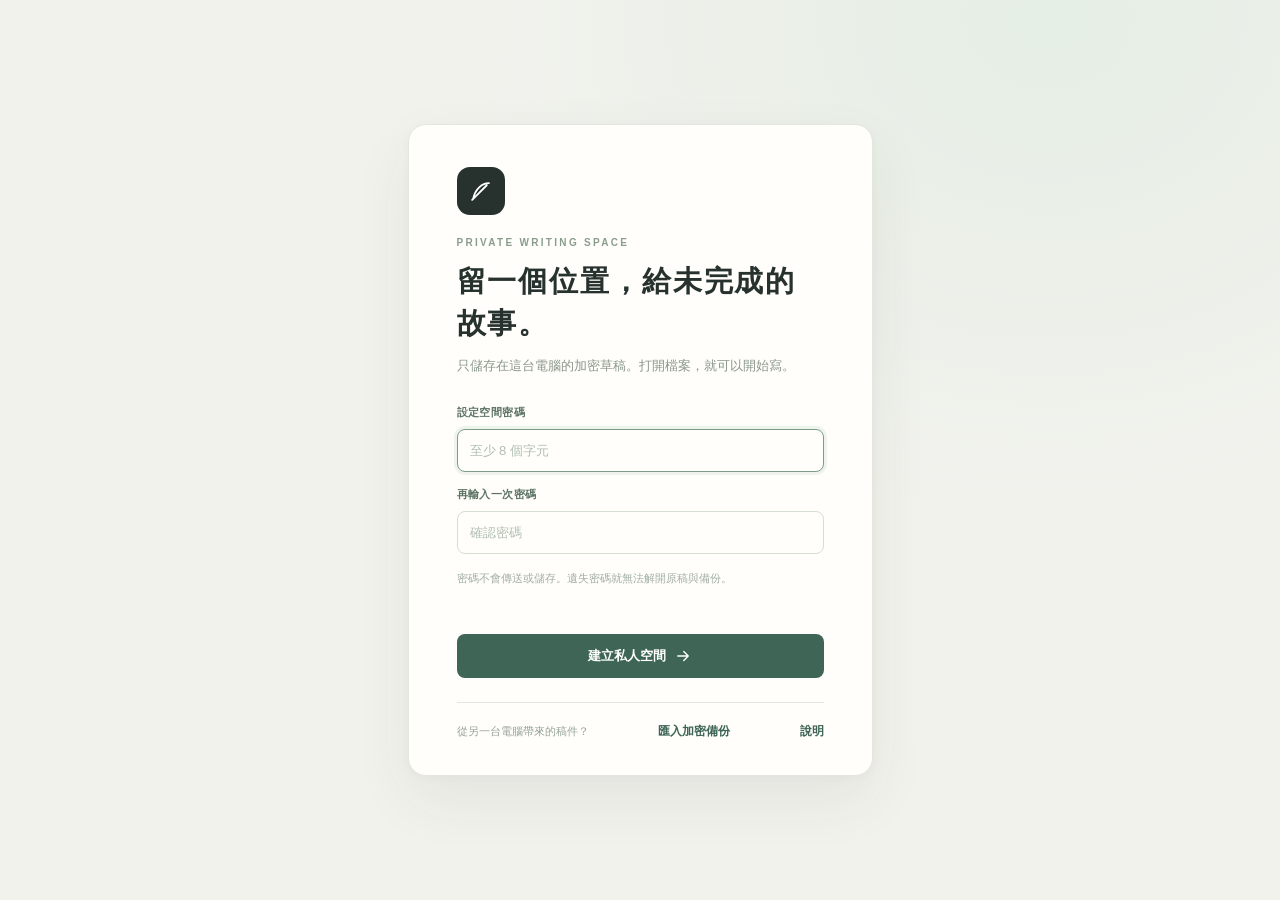
<file: apps/app-ridr65/quietdraft.html>
<!doctype html>
<html lang="zh-Hant">
<head>
  <meta charset="utf-8">
  <meta name="viewport" content="width=device-width, initial-scale=1, viewport-fit=cover">
  <meta name="color-scheme" content="light dark">
  <meta name="referrer" content="no-referrer">
  <meta http-equiv="Content-Security-Policy" content="default-src 'none'; script-src 'unsafe-inline'; style-src 'unsafe-inline'; img-src data:; font-src 'none'; connect-src 'none'; object-src 'none'; base-uri 'none'; form-action 'none'">
  <title>工作記錄</title>
  <link id="tabIcon" rel="icon" href="data:image/svg+xml,%3Csvg xmlns='http://www.w3.org/2000/svg' viewBox='0 0 48 48'%3E%3Crect width='48' height='48' rx='10' fill='%234c5c53'/%3E%3Cpath d='M13 34h22M16 16h16M16 24h12' stroke='%23fff' stroke-width='3' stroke-linecap='round'/%3E%3C/svg%3E">
  <style>
    :root {
      --ink:#27322e; --ink-soft:#66736b; --ink-faint:#91988e;
      --stone:#f2f2ed; --sidebar:#eef0ea; --paper:#fffefa;
      --line:#e4e7de; --line-strong:#d6ddd1; --accent:#3e6555;
      --accent-hover:#2c5142; --accent-tint:#e6f0e8; --pebble:#e9ebe5;
      --danger:#a4514a; --shadow:0 24px 60px rgba(43,53,43,.07),0 2px 8px rgba(43,53,43,.03);
      --serif: 'Iowan Old Style','Noto Serif TC','Songti TC','Source Han Serif TC','PMingLiU',serif;
      --sans: -apple-system,BlinkMacSystemFont,'Segoe UI','PingFang TC','Noto Sans TC','Microsoft JhengHei',sans-serif;
    }
    * {box-sizing:border-box}
    html,body {margin:0;min-height:100%;height:100%}
    body {font-family:var(--sans);background:var(--stone);color:var(--ink);-webkit-font-smoothing:antialiased}
    button,input,textarea,select{font:inherit}
    button{cursor:pointer}
    button:disabled{cursor:not-allowed;opacity:.46}
    :focus-visible{outline:2px solid #739983;outline-offset:3px}
    svg.icon{width:18px;height:18px;fill:none;stroke:currentColor;stroke-width:1.8;stroke-linecap:round;stroke-linejoin:round;flex:none}
    .hidden,[hidden]{display:none!important}
    .app-shell{display:none;width:100%;height:100dvh;min-height:540px;overflow:hidden}
    body.mode-writing .app-shell{display:flex}
    body.is-masked .app-shell,body.is-masked .gate-screen,body.is-masked .modal-layer,body.is-masked .toast-stack{visibility:hidden!important}
    .sidebar{width:280px;flex:none;min-width:0;display:flex;flex-direction:column;border-right:1px solid var(--line);background:var(--sidebar);padding:26px 17px 16px;position:relative;z-index:15}
    .brand{display:flex;align-items:center;gap:12px;padding:0 10px 28px}
    .brandmark{width:40px;height:40px;border-radius:13px;background:var(--ink);color:#fff;display:grid;place-items:center;box-shadow:0 6px 16px rgba(29,54,42,.12)}
    .brandmark svg{width:21px;height:21px}
    .brand-name{font-family:var(--serif);font-size:21px;font-weight:650;letter-spacing:.13em;line-height:1.2}
    .brand-sub{font-size:9px;letter-spacing:.22em;color:var(--ink-faint);font-weight:700;margin-top:4px}
    .new-draft{background:var(--ink);color:#fff;border:1px solid var(--ink);border-radius:10px;min-height:44px;display:flex;align-items:center;justify-content:center;gap:9px;width:100%;font-weight:650;font-size:13px;letter-spacing:.04em;transition:background .15s,transform .15s}
    .new-draft:hover{background:#384d43;transform:translateY(-1px)}
    .library-head{padding:30px 10px 10px;display:flex;align-items:center;justify-content:space-between;color:var(--ink-soft);font-weight:700;font-size:11px;letter-spacing:.16em}
    .library-count{background:#dfe4db;padding:3px 8px;border-radius:99px;font-size:11px;letter-spacing:0;color:#738176}
    .search-wrap{height:36px;display:flex;align-items:center;gap:8px;background:rgba(255,255,255,.62);border:1px solid var(--line);border-radius:8px;margin:0 3px 10px;padding:0 11px;color:#8a988e}
    .search-wrap .icon{width:15px;height:15px}
    .search-wrap input{width:100%;background:transparent;border:0;outline:none;font-size:12px;color:var(--ink);min-width:0}
    .search-wrap input::placeholder{color:#9aaba0}
    .document-list{overflow-y:auto;min-height:0;flex:1;padding:2px 0 12px;scrollbar-width:thin;scrollbar-color:#c8d0c5 transparent}
    .doc-item{width:100%;border:1px solid transparent;background:transparent;border-radius:10px;padding:12px 12px 11px;text-align:left;display:flex;align-items:flex-start;gap:8px;color:inherit;margin-bottom:5px;transition:background .15s,border-color .15s}
    .doc-item:hover{background:rgba(255,255,255,.57)}
    .doc-item.active{background:var(--paper);border-color:#dde4d9;box-shadow:0 3px 13px rgba(38,54,43,.035)}
    .doc-item-main{flex:1;min-width:0}
    .doc-item-title{font-size:13px;font-weight:680;white-space:nowrap;overflow:hidden;text-overflow:ellipsis;letter-spacing:.01em}
    .doc-item-meta{font-size:10.5px;color:var(--ink-faint);margin-top:7px;display:flex;gap:5px;align-items:center;white-space:nowrap;overflow:hidden;text-overflow:ellipsis}
    .doc-item-excerpt{font-size:11px;color:#879087;white-space:nowrap;overflow:hidden;text-overflow:ellipsis;margin-top:7px}
    .pin{color:#c49a65;width:14px;height:14px;flex:none}
    .empty-list{padding:28px 12px;text-align:center;color:var(--ink-faint);font-size:12px;line-height:1.8}
    .sidebar-bottom{border-top:1px solid var(--line);display:flex;align-items:center;justify-content:space-between;gap:5px;padding:16px 5px 0}
    .local-seal{display:flex;gap:7px;align-items:center;color:#738377;font-size:10px;letter-spacing:.04em;white-space:nowrap}
    .local-seal .icon{width:14px;height:14px;color:#61836c}
    .sidebar-bottom-actions{display:flex;gap:2px}
    .icon-btn{width:32px;height:32px;display:inline-flex;align-items:center;justify-content:center;border:1px solid transparent;border-radius:7px;background:transparent;color:var(--ink-soft)}
    .icon-btn:hover{background:var(--pebble);color:var(--ink)}
    .icon-btn .icon{width:17px;height:17px}
    .page{min-width:0;flex:1;display:flex;flex-direction:column}
    .topbar{height:74px;flex:none;display:flex;align-items:center;justify-content:space-between;padding:0 clamp(20px,3.8vw,56px);border-bottom:1px solid var(--line);gap:15px;background:var(--stone)}
    .topbar-left,.topbar-actions{display:flex;align-items:center;gap:11px;min-width:0}
    .topbar-actions{flex:none}
    .breadcrumb{display:flex;align-items:center;gap:9px;font-size:12px;color:#93a095;white-space:nowrap;overflow:hidden;text-overflow:ellipsis}
    .breadcrumb strong{color:#6c7d72;font-weight:650;max-width:210px;overflow:hidden;text-overflow:ellipsis}
    .breadcrumb-divider{color:#bdc6bc}
    .top-button{border:1px solid var(--line-strong);background:transparent;color:var(--ink-soft);font-size:12px;min-height:36px;padding:0 12px;border-radius:8px;display:inline-flex;align-items:center;gap:7px;white-space:nowrap;font-weight:600}
    .top-button:hover{background:#fff;border-color:#c8d1c6;color:var(--ink)}
    .top-button .icon{width:15px;height:15px}
    .panic-button{background:var(--ink);color:#fff;border-color:var(--ink);padding:0 13px}
    .panic-button:hover{background:#355a47;color:#fff;border-color:#355a47}
    kbd{font-family:var(--sans);border:1px solid rgba(255,255,255,.3);border-radius:4px;font-size:10px;padding:2px 5px;font-weight:500}
    .save-indicator{display:flex;align-items:center;gap:6px;color:#85988a;font-size:11px;white-space:nowrap;margin-right:5px}
    .save-dot{width:6px;height:6px;border-radius:50%;background:#79a38a}
    .save-indicator.pending .save-dot{background:#c9a26f}
    .save-indicator.error .save-dot{background:#c56e6b}
    .workspace{flex:1;min-height:0;padding:30px clamp(18px,4vw,62px) 25px;display:flex;flex-direction:column}
    .paper-frame{flex:1;min-height:0;display:flex;flex-direction:column;background:var(--paper);border:1px solid var(--line);border-radius:10px;box-shadow:var(--shadow);width:100%;max-width:1150px;margin:0 auto;overflow:hidden}
    .paper-pad{padding-left:clamp(28px,7vw,100px);padding-right:clamp(28px,7vw,100px)}
    .paper-top{padding-top:43px}
    .overline{font-size:10px;letter-spacing:.2em;color:#a7aea4;font-weight:750;text-transform:uppercase;display:flex;align-items:center;justify-content:space-between;gap:12px}
    .overline::before{content:'';display:block;width:23px;height:1px;background:#b7c7b9;margin-right:2px}
    .overline-text{flex:1}
    .overline .doc-date{font-weight:550;letter-spacing:.06em;white-space:nowrap}
    .doc-title{display:block;border:0;outline:none;background:transparent;width:100%;padding:17px 0 7px;font-family:var(--serif);font-weight:620;letter-spacing:.055em;color:var(--ink);font-size:clamp(25px,2.7vw,34px);line-height:1.35}
    .doc-title::placeholder{color:#bec6bc}
    .meta-row{height:48px;display:flex;align-items:center;gap:10px;border-bottom:1px solid var(--line);color:#93a298;font-size:12px}
    .meta-row .icon{width:14px;height:14px}
    .project-input{color:#718479;outline:none;border:0;background:transparent;width:min(42%,260px);font-size:12px;min-width:80px}
    .project-input::placeholder{color:#b5c1b7}
    .meta-spacer{flex:1}
    .light-pill{display:flex;align-items:center;gap:5px;color:#9ba79e;font-size:11px;white-space:nowrap}
    .light-pill .icon{width:13px;height:13px}
    .tab-row{height:55px;flex:none;display:flex;align-items:stretch;gap:26px;border-bottom:1px solid var(--line);margin:0 clamp(28px,7vw,100px)}
    .tab-button{border:0;background:none;padding:0 1px;margin-bottom:-1px;border-bottom:2px solid transparent;color:#99a69a;font-size:12px;font-weight:650;letter-spacing:.04em}
    .tab-button:hover{color:var(--ink)}
    .tab-button.active{border-color:var(--accent);color:var(--ink)}
    .tab-hint{margin-left:auto;align-self:center;color:#b5beb2;font-size:11px;white-space:nowrap}
    .editor-field{flex:1;min-height:0;display:flex;position:relative}
    .editor-textarea{width:100%;height:100%;flex:1;min-height:0;resize:none;padding:28px clamp(28px,7vw,100px);border:0;outline:none;background:transparent;overflow-y:auto;color:var(--ink);font-family:var(--serif);font-size:18px;line-height:1.95;letter-spacing:.03em;white-space:pre-wrap;word-break:break-word;tab-size:2;scrollbar-width:thin;scrollbar-color:#d3dad1 transparent}
    .editor-textarea::placeholder{color:#b5bcb2;font-style:italic}
    #notesEditor{font-size:16px;line-height:1.94}
    .bottom-panel{flex:none;border-top:1px solid var(--line)}
    .tools-row{min-height:65px;padding:11px clamp(23px,5vw,75px);display:flex;align-items:center;justify-content:space-between;gap:15px}
    .tools-left,.tools-right{display:flex;align-items:center;gap:8px}
    .tools-right{flex-wrap:wrap;justify-content:flex-end}
    .small-tool{border:1px solid transparent;background:transparent;border-radius:7px;color:#85958a;font-size:12px;min-height:35px;min-width:32px;display:inline-flex;align-items:center;justify-content:center;gap:7px;padding:0 8px;font-weight:600}
    .small-tool:hover{background:var(--pebble);color:var(--ink)}
    .small-tool .icon{width:15px;height:15px}
    .tool-separator{height:18px;width:1px;background:var(--line);margin:0 4px}
    .action-btn{border:1px solid var(--line-strong);border-radius:7px;background:#fff;color:var(--ink-soft);min-height:37px;padding:0 14px;font-size:12px;font-weight:700;display:inline-flex;align-items:center;justify-content:center;gap:8px;white-space:nowrap;transition:background .15s,border-color .15s}
    .action-btn:hover{border-color:#bacbbd;background:#f6faf6}
    .action-btn .icon{width:15px;height:15px}
    .action-btn.ai{background:#e9f0e8;color:#436351;border-color:#d6e4d7}
    .action-btn.ai:hover{background:#dceadd}
    .action-btn.primary{background:var(--accent);border-color:var(--accent);color:#fff;box-shadow:0 3px 8px rgba(56,101,76,.1)}
    .action-btn.primary:hover{background:var(--accent-hover)}
    .paper-foot{border-top:1px solid #f1f2ed;min-height:35px;padding:9px clamp(28px,7vw,100px);display:flex;align-items:center;justify-content:space-between;gap:8px;font-size:10px;color:#aab6aa}
    .paper-foot-left{letter-spacing:.035em}
    .paper-foot-right{letter-spacing:.12em;font-family:Georgia,serif;color:#c1c8c0}
    .mobile-menu{display:none}
    .sidebar-scrim{display:none}
    .hot-corner{position:fixed;right:0;top:0;width:26px;height:26px;z-index:30;pointer-events:auto}
    body.is-masked .hot-corner,body:not(.mode-writing) .hot-corner{display:none}
    body.focus-mode .sidebar{display:none}
    body.focus-mode .workspace{padding-left:clamp(20px,8vw,120px);padding-right:clamp(20px,8vw,120px)}
    .gate-screen{height:100dvh;min-height:620px;display:none;align-items:center;justify-content:center;background:radial-gradient(ellipse at 82% 2%,#e5eee5 0,transparent 40%),var(--stone);padding:25px}
    body.mode-gate .gate-screen{display:flex}
    .gate-card{width:min(465px,100%);border:1px solid var(--line);border-radius:18px;background:var(--paper);padding:42px clamp(24px,5vw,48px) 32px;box-shadow:var(--shadow)}
    .gate-crest{width:48px;height:48px;background:var(--ink);border-radius:13px;display:grid;place-items:center;color:white;margin:0 0 22px}
    .gate-crest .icon{width:25px;height:25px}
    .gate-eyebrow{font-size:10px;letter-spacing:.23em;font-weight:750;color:#8a9d8d;margin-bottom:12px}
    .gate-title{font-family:var(--serif);font-size:29px;line-height:1.45;letter-spacing:.065em;margin:0 0 10px;font-weight:650}
    .gate-subtitle{font-size:13px;line-height:1.9;color:#8a978b;margin:0 0 26px}
    .form-field{margin:0 0 15px}
    .field-label{display:block;font-size:11px;font-weight:750;letter-spacing:.045em;color:#5d7465;margin-bottom:9px}
    .text-field{height:43px;border:1px solid var(--line-strong);border-radius:8px;background:var(--paper);padding:0 12px;color:var(--ink);outline:none;width:100%;font-size:13px}
    .text-field:focus{border-color:#7c9e88;box-shadow:0 0 0 3px rgba(91,145,106,.1)}
    .text-field::placeholder{color:#b1beb2}
    .field-help{font-size:11px;color:#a2aea4;line-height:1.65;margin-top:6px}
    .gate-cta{display:flex;align-items:center;justify-content:center;gap:8px;width:100%;height:44px;margin-top:22px;background:var(--accent);color:#fff;border:0;border-radius:8px;font-size:13px;font-weight:750}
    .gate-cta:hover{background:var(--accent-hover)}
    .gate-other{border-top:1px solid var(--line);margin-top:24px;padding-top:17px;display:flex;align-items:center;justify-content:space-between;gap:10px;font-size:11px;color:#96a398}
    .link-btn{background:none;border:0;color:var(--accent);font-size:12px;font-weight:750;padding:3px 0;text-decoration:none}
    .link-btn:hover{text-decoration:underline}
    .gate-error{min-height:16px;margin-top:9px;font-size:12px;color:var(--danger)}
    /* Dialogs */
    .modal-layer{position:fixed;inset:0;display:none;z-index:100;background:rgba(26,40,33,.44);align-items:center;justify-content:center;padding:24px;backdrop-filter:blur(4px)}
    .modal-layer.open{display:flex}
    .modal{width:min(665px,100%);max-height:min(85dvh,850px);overflow:hidden;background:var(--paper);border:1px solid var(--line);border-radius:15px;box-shadow:0 30px 90px rgba(22,39,27,.18);display:flex;flex-direction:column}
    .modal-head{padding:25px 29px 20px;border-bottom:1px solid var(--line);display:flex;justify-content:space-between;align-items:flex-start;gap:15px}
    .modal-eyebrow{font-size:9px;font-weight:780;letter-spacing:.19em;color:#9aac9c;margin-bottom:7px}
    .modal-title{font-family:var(--serif);font-size:22px;letter-spacing:.055em;margin:0;font-weight:650}
    .modal-x{width:31px;height:31px;border:1px solid var(--line);background:transparent;border-radius:8px;color:var(--ink-soft);display:grid;place-items:center}
    .modal-x:hover{background:var(--pebble)}
    .modal-x .icon{width:16px;height:16px}
    .modal-body{padding:25px 29px 29px;overflow-y:auto;font-size:13px;line-height:1.85;color:var(--ink-soft)}
    .modal-body h3{color:var(--ink);font-size:13px;letter-spacing:.035em;margin:24px 0 8px}
    .modal-body h3:first-child{margin-top:0}
    .modal-body p{margin:6px 0 12px}
    .modal-body ul,.modal-body ol{padding-left:21px;margin:8px 0 18px}
    .modal-body li{margin:6px 0}
    .modal-body strong{color:var(--ink);font-weight:730}
    .shortcut-table{display:grid;grid-template-columns:auto 1fr;gap:0 17px;margin:12px 0 18px;font-size:12px}
    .shortcut-table>*{padding:10px 0;border-bottom:1px solid var(--line)}
    .shortcut-table kbd{background:#edf1e9;border-color:#dfe5db;color:#4c6655;font-size:11px;padding:4px 7px}
    .info-note{border-left:3px solid #9ab3a0;padding:10px 13px;background:#f2f6f1;border-radius:0 7px 7px 0;font-size:12px;line-height:1.8;color:#718677;margin:14px 0}
    .warning-note{border-left-color:#d7b48b;background:#fbf6ee;color:#876d53}
    .feature-grid{display:grid;grid-template-columns:1fr 1fr;gap:12px;margin:14px 0 8px}
    .feature-card{padding:18px;border:1px solid var(--line);border-radius:10px;background:rgba(255,255,255,.68)}
    .feature-card .icon{width:20px;height:20px;color:var(--accent);margin-bottom:9px}
    .feature-card h3{margin:0 0 5px;font-size:13px}
    .feature-card p{font-size:12px;margin:0;color:#8c9a8e;line-height:1.75}
    .feature-card button{margin-top:16px}
    .full-btn{width:100%;min-height:39px;border:1px solid var(--line-strong);border-radius:8px;background:#fff;color:var(--ink);font-size:12px;font-weight:750;padding:8px 12px;display:flex;align-items:center;justify-content:center;gap:7px}
    .full-btn:hover{border-color:#a7bba9;background:#f6faf6}
    .full-btn .icon{width:15px;height:15px}
    .full-btn.strong{background:var(--accent);color:#fff;border-color:var(--accent)}
    .full-btn.strong:hover{background:var(--accent-hover)}
    .full-btn.danger{color:var(--danger);border-color:#e9cec5}
    .settings-row{display:flex;align-items:center;justify-content:space-between;gap:18px;padding:17px 0;border-bottom:1px solid var(--line)}
    .settings-row:first-child{padding-top:0}
    .settings-row:last-child{border-bottom:0}
    .setting-label{font-weight:750;color:var(--ink);font-size:12px}
    .setting-sub{font-size:11px;color:#9aa89d;line-height:1.75;margin-top:5px}
    .toggle{width:42px;height:25px;flex:none;border:0;border-radius:15px;background:#d3dbd2;position:relative;padding:2px;transition:background .18s}
    .toggle::after{content:'';position:absolute;top:3px;left:3px;width:19px;height:19px;background:white;border-radius:50%;box-shadow:0 1px 3px rgba(0,0,0,.13);transition:transform .18s}
    .toggle.on{background:var(--accent)}
    .toggle.on::after{transform:translateX(17px)}
    .select-field{border:1px solid var(--line-strong);border-radius:7px;height:34px;color:var(--ink);background:var(--paper);padding:0 9px;font-size:12px;min-width:110px}
    .prompt-editor{width:100%;height:177px;border:1px solid var(--line-strong);border-radius:9px;background:var(--paper);padding:12px;resize:vertical;color:var(--ink);font-size:12px;line-height:1.85;outline:none}
    .prompt-editor:focus{border-color:#8cb299}
    .setting-foot{display:flex;justify-content:flex-end;gap:9px;margin-top:20px}
    .version-item{border:1px solid var(--line);padding:12px 14px;border-radius:8px;margin-top:10px;display:flex;align-items:center;justify-content:space-between;gap:10px}
    .version-item strong{font-size:12px}
    .version-item p{font-size:11px;color:#9aa69b;margin:3px 0}
    .inline-actions{display:flex;gap:7px;align-items:center;flex:none}
    .small-outline{padding:7px 11px;border:1px solid var(--line-strong);border-radius:7px;background:transparent;color:var(--ink-soft);font-size:11px;font-weight:750}
    .small-outline:hover{background:var(--pebble)}
    .toast-stack{position:fixed;right:24px;top:89px;z-index:200;display:flex;flex-direction:column;gap:8px;pointer-events:none}
    .toast{padding:13px 16px;background:#2f5041;color:#fff;border-radius:9px;box-shadow:0 10px 26px rgba(18,49,28,.15);font-size:12px;display:flex;align-items:center;gap:9px;max-width:390px;animation:pop .2s ease-out}
    .toast.bad{background:#a15349}
    .toast .icon{width:15px;height:15px}
    @keyframes pop{from{opacity:0;transform:translateY(-6px)}to{opacity:1;transform:translateY(0)}}
    /* The all-white, fully offline cover */
    .cover-screen{position:fixed;inset:0;z-index:1000;display:none;background:white;color:#202124;font-family:Arial,Helvetica,sans-serif;overflow:auto}
    body.is-masked .cover-screen{display:flex;flex-direction:column}
    .google-top{flex:none;height:62px;padding:0 26px;display:flex;align-items:center;justify-content:flex-end;gap:20px;font-size:13px}
    .google-top a{color:#303134;text-decoration:none}
    .google-top a:hover{text-decoration:underline}
    .google-apps{background:transparent;border:0;width:35px;height:35px;display:grid;place-items:center;border-radius:50%;color:#5f6368}
    .google-apps:hover{background:#f0f0f0}
    .google-avatar{width:31px;height:31px;display:grid;place-items:center;color:white;border-radius:50%;font-weight:650;font-size:16px;background:#8869a9}
    .google-center{flex:1;display:flex;flex-direction:column;align-items:center;justify-content:flex-start;padding-top:clamp(72px,15vh,155px);min-height:420px}
    .google-wordmark{font-family:Arial,Helvetica,sans-serif;font-size:clamp(72px,8vw,92px);font-weight:550;letter-spacing:-6px;line-height:1.24;user-select:none;cursor:default}
    .google-wordmark span:nth-child(1),.google-wordmark span:nth-child(4){color:#4285f4}
    .google-wordmark span:nth-child(2),.google-wordmark span:nth-child(6){color:#ea4335}
    .google-wordmark span:nth-child(3){color:#fbbc05}
    .google-wordmark span:nth-child(5){color:#34a853}
    .google-search{width:min(584px,calc(100% - 42px));min-height:47px;margin-top:29px;display:flex;align-items:center;gap:13px;border:1px solid #dfe1e5;border-radius:28px;padding:0 16px;box-shadow:0 1px 5px rgba(32,33,36,.08)}
    .google-search:focus-within,.google-search:hover{box-shadow:0 1px 6px rgba(32,33,36,.25);border-color:transparent}
    .google-search .icon{width:18px;height:18px;color:#9aa0a6;stroke-width:2.2}
    .google-search input{outline:none;border:0;background:transparent;color:#202124;font-size:16px;width:100%;height:43px;min-width:0}
    .google-search .search-side{display:flex;gap:15px;align-items:center;flex:none}
    .search-mic{width:14px;height:19px;position:relative;display:block}
    .search-mic:before{content:'';position:absolute;left:4px;top:0;width:7px;height:13px;background:linear-gradient(#4285f4 0 55%,#ea4335 55%);border-radius:5px}
    .search-mic:after{content:'';position:absolute;width:12px;height:10px;left:1px;top:7px;border:2px solid #34a853;border-top:0;border-radius:0 0 9px 9px}
    .search-lens{width:18px;height:18px;border:3px solid #4285f4;border-radius:50%;position:relative;display:block;transform:scale(.78)}
    .search-lens:after{content:'';position:absolute;width:9px;height:4px;background:#34a853;right:-7px;bottom:-3px;transform:rotate(43deg);border-radius:2px}
    .google-buttons{display:flex;gap:12px;margin-top:28px}
    .google-btn{background:#f8f9fa;border:1px solid #f8f9fa;border-radius:4px;color:#3c4043;font-size:14px;padding:0 16px;height:36px}
    .google-btn:hover{box-shadow:0 1px 1px rgba(0,0,0,.1);border:1px solid #dadce0}
    .google-lang{margin-top:29px;font-size:13px;color:#4d5156}
    .google-lang a{color:#1a0dab;text-decoration:none;margin-left:7px}
    .google-lang a:hover{text-decoration:underline}
    .google-footer{flex:none;background:#f2f2f2;color:#70757a;font-size:14px}
    .google-region{padding:15px 30px;border-bottom:1px solid #dadce0}
    .google-foot-links{display:flex;justify-content:space-between;align-items:center;flex-wrap:wrap;gap:12px;padding:15px 32px}
    .google-foot-links div{display:flex;gap:27px;flex-wrap:wrap}
    .google-foot-links a{text-decoration:none;color:#70757a}
    .google-foot-links a:hover{text-decoration:underline}
    body[data-theme="night"]{--ink:#e3eae2;--ink-soft:#b0c0b2;--ink-faint:#84968b;--stone:#1d2621;--sidebar:#202b23;--paper:#29332b;--line:#39473d;--line-strong:#485c4d;--accent:#80a88b;--accent-hover:#699678;--accent-tint:#334b39;--pebble:#354239;--shadow:0 24px 55px rgba(0,0,0,.19)}
    body[data-theme="night"] .new-draft,body[data-theme="night"] .panic-button{background:#415e4a;border-color:#415e4a}
    body[data-theme="night"] .doc-item.active{background:#354338;border-color:#495b4b}
    body[data-theme="night"] .doc-title,body[data-theme="night"] .editor-textarea{color:#ecf1e6}
    body[data-theme="night"] .brandmark,body[data-theme="night"] .gate-crest{background:#416248}
    body[data-theme="night"] .action-btn,body[data-theme="night"] .full-btn,body[data-theme="night"] .feature-card{background:#303d34;color:var(--ink)}
    body[data-theme="night"] .action-btn.ai{background:#38503c;color:#bbd5bf}
    body[data-theme="night"] .action-btn.primary,body[data-theme="night"] .full-btn.strong,body[data-theme="night"] .gate-cta{background:#496b54;color:#fff;border-color:#496b54}
    body[data-theme="night"] .info-note{background:#344a39;color:#c0d0c0}
    body[data-theme="night"] .warning-note{background:#4a4034;color:#e0c8a9}
    body[data-theme="night"] .document-list{scrollbar-color:#4d5e50 transparent}
    body[data-theme="night"] .search-wrap{background:#303b31}
    body[data-theme="night"] .google-top,body[data-theme="night"] .cover-screen{color:#202124}
    @media(max-width:1150px){.sidebar{width:250px}.save-indicator{display:none}.topbar{padding:0 23px}.workspace{padding:21px 26px}.paper-top{padding-top:31px}.paper-pad{padding-left:clamp(30px,5vw,62px);padding-right:clamp(30px,5vw,62px)}.tab-row{margin:0 clamp(30px,5vw,62px)}.editor-textarea{padding-left:clamp(30px,5vw,62px);padding-right:clamp(30px,5vw,62px)}.paper-foot{padding-left:clamp(30px,5vw,62px);padding-right:clamp(30px,5vw,62px)}}
    @media(max-width:850px){.sidebar{position:fixed;left:0;top:0;bottom:0;width:283px;transform:translateX(-100%);transition:transform .2s;box-shadow:10px 0 40px rgba(20,30,24,.1)}body.sidebar-open .sidebar{transform:translateX(0)}body.sidebar-open .sidebar-scrim{display:block;position:fixed;inset:0;z-index:14;background:rgba(24,34,29,.38)}.mobile-menu{display:inline-flex}.topbar{height:64px;padding:0 18px}.breadcrumb .crumb-root,.breadcrumb-divider{display:none}.top-button.top-focus{display:none}.workspace{padding:18px}.topbar-actions{gap:6px}.top-button{padding:0 10px}.paper-top{padding-top:26px}}
    @media(max-width:610px){.app-shell{min-height:450px}.top-button.backup-toggle{display:inline-flex;padding:0 10px}.top-button.backup-toggle span{display:none}.top-button.backup-toggle .icon{width:17px;height:17px}.top-button.panic-button{font-size:12px}.top-button.panic-button kbd{display:none}.breadcrumb strong{max-width:100px}.workspace{padding:10px}.paper-frame{border-radius:7px}.paper-pad{padding-left:22px;padding-right:22px}.paper-top{padding-top:25px}.overline .doc-date{display:none}.doc-title{font-size:26px}.tab-row{margin:0 22px;gap:20px}.tab-hint{display:none}.editor-textarea{padding:22px;font-size:17px}.tools-row{padding:10px 15px;flex-wrap:wrap;justify-content:space-between}.tools-left{gap:1px}.tools-right{gap:5px}.tools-right .action-btn{padding:0 9px}.tools-right .action-btn.ai{font-size:0;gap:0}.tools-right .action-btn.ai .icon{width:17px;height:17px}.paper-foot{padding:9px 19px}.paper-foot-right{display:none}.gate-card{padding:32px 24px}.modal-head{padding:19px}.modal-body{padding:20px}.feature-grid{grid-template-columns:1fr}.feature-card{padding:15px}.google-foot-links{padding:15px 20px}.google-top{gap:12px;padding:0 12px}.toast-stack{left:15px;right:15px;top:68px}.toast{max-width:none}}
    @media(prefers-reduced-motion:reduce){*,*::before,*::after{animation-duration:0.01ms!important;transition-duration:0.01ms!important}}
  </style>
</head>
<body class="mode-gate" data-theme="day">
  <!-- Bundled symbols keep the file completely offline. -->
  <svg aria-hidden="true" width="0" height="0" style="position:absolute;overflow:hidden"><defs>
    <symbol id="i-quill" viewBox="0 0 24 24"><path d="M20 4c-6 0-13 5-15 15l5-5m0 0 8-8M4 20l6-6"/></symbol>
    <symbol id="i-plus" viewBox="0 0 24 24"><path d="M12 5v14M5 12h14"/></symbol>
    <symbol id="i-search" viewBox="0 0 24 24"><circle cx="10.8" cy="10.8" r="6.4"/><path d="m16 16 4.2 4.2"/></symbol>
    <symbol id="i-shield" viewBox="0 0 24 24"><path d="M12 22S4.5 18 4.5 12V5.5L12 2l7.5 3.5V12c0 6-7.5 10-7.5 10Z"/><path d="m9 12 2 2 4-4"/></symbol>
    <symbol id="i-settings" viewBox="0 0 24 24"><path d="M10 2h4l.6 2.1 2 .8 1.9-1.1 2.8 2.8-1.1 1.9.8 2L23 11v4l-2.1.6-.8 2 1.1 1.9-2.8 2.8-1.9-1.1-2 .8L14 23h-4l-.6-2.1-2-.8-1.9 1.1-2.8-2.8 1.1-1.9-.8-2L1 15v-4l2.1-.6.8-2-1.1-1.9 2.8-2.8 1.9 1.1 2-.8L10 2Z" transform="translate(0 -1) scale(1 .94)"/><circle cx="12" cy="12" r="3"/></symbol>
    <symbol id="i-help" viewBox="0 0 24 24"><circle cx="12" cy="12" r="10"/><path d="M9.5 9a2.5 2.5 0 0 1 5 0c0 1.8-2.5 2.2-2.5 4.5M12 17h.01"/></symbol>
    <symbol id="i-save" viewBox="0 0 24 24"><path d="M4 4h13l3 3v13H4zM8 4v6h8V4M7 20v-7h10v7"/></symbol>
    <symbol id="i-copy" viewBox="0 0 24 24"><rect x="8" y="8" width="12" height="12" rx="2"/><path d="M16 8V5a2 2 0 0 0-2-2H5a2 2 0 0 0-2 2v9a2 2 0 0 0 2 2h3"/></symbol>
    <symbol id="i-spark" viewBox="0 0 24 24"><path d="m12 2 1.8 6.2L20 10l-6.2 1.8L12 18l-1.8-6.2L4 10l6.2-1.8L12 2ZM19 16l.9 2.1L22 19l-2.1.9L19 22l-.9-2.1L16 19l2.1-.9L19 16Z"/></symbol>
    <symbol id="i-eyeoff" viewBox="0 0 24 24"><path d="M3 3 21 21M10.6 5.1A11.5 11.5 0 0 1 12 5c5 0 9.2 4 10 7-.3 1.1-1.2 2.5-2.4 3.7M6 6.5C4.1 8 2.6 10.1 2 12c.8 3 5 7 10 7 1.8 0 3.5-.5 4.9-1.4M9.9 9.9a3 3 0 0 0 4.2 4.2"/></symbol>
    <symbol id="i-focus" viewBox="0 0 24 24"><path d="M8 3H3v5M16 3h5v5M3 16v5h5M21 16v5h-5"/></symbol>
    <symbol id="i-menu" viewBox="0 0 24 24"><path d="M4 6h16M4 12h16M4 18h16"/></symbol>
    <symbol id="i-folder" viewBox="0 0 24 24"><path d="M3 6h7l2 2h9v11H3z"/></symbol>
    <symbol id="i-clock" viewBox="0 0 24 24"><circle cx="12" cy="12" r="9"/><path d="M12 7v5l3 2"/></symbol>
    <symbol id="i-arrow" viewBox="0 0 24 24"><path d="M5 12h14m-6-6 6 6-6 6"/></symbol>
    <symbol id="i-download" viewBox="0 0 24 24"><path d="M12 3v12m-5-5 5 5 5-5M4 17v4h16v-4"/></symbol>
    <symbol id="i-upload" viewBox="0 0 24 24"><path d="M12 18V6m-5 5 5-5 5 5M4 18v3h16v-3"/></symbol>
    <symbol id="i-check" viewBox="0 0 24 24"><path d="m5 12 4 4L19 6"/></symbol>
    <symbol id="i-x" viewBox="0 0 24 24"><path d="M5 5 19 19M19 5 5 19"/></symbol>
    <symbol id="i-list" viewBox="0 0 24 24"><path d="M9 6h12M9 12h12M9 18h12M4 6h.01M4 12h.01M4 18h.01"/></symbol>
    <symbol id="i-more" viewBox="0 0 24 24"><circle cx="5" cy="12" r="1"/><circle cx="12" cy="12" r="1"/><circle cx="19" cy="12" r="1"/></symbol>
    <symbol id="i-pin" viewBox="0 0 24 24"><path d="m15 3 6 6-3 1-4 5-5-5 5-4 1-3ZM9 15l-5 6"/></symbol>
    <symbol id="i-lock" viewBox="0 0 24 24"><rect x="5" y="10" width="14" height="12" rx="2"/><path d="M8 10V7a4 4 0 0 1 8 0v3"/></symbol>
    <symbol id="i-trash" viewBox="0 0 24 24"><path d="M4 7h16M9 7V4h6v3M6 7l1 14h10l1-14M10 11v6M14 11v6"/></symbol>
    <symbol id="i-file" viewBox="0 0 24 24"><path d="M6 2h8l5 5v15H6zM14 2v6h5M9 13h7M9 17h7"/></symbol>
    <symbol id="i-moon" viewBox="0 0 24 24"><path d="M20 14.5A8.5 8.5 0 0 1 9.5 4a8.5 8.5 0 1 0 10.5 10.5Z"/></symbol>
    <symbol id="i-back" viewBox="0 0 24 24"><path d="m15 18-6-6 6-6"/></symbol>
  </defs></svg>

  <div id="sidebarScrim" class="sidebar-scrim"></div>
  <div class="app-shell" id="appShell">
    <aside class="sidebar" id="sidebar" aria-label="草稿清單">
      <div class="brand"><div class="brandmark"><svg class="icon"><use href="#i-quill"></use></svg></div><div><div class="brand-name">靜稿</div><div class="brand-sub">QUIET DRAFT STUDIO</div></div></div>
      <button id="newDocBtn" class="new-draft"><svg class="icon"><use href="#i-plus"></use></svg> 新增草稿</button>
      <div class="library-head">我的稿件 <span id="docCount" class="library-count">0</span></div>
      <label class="search-wrap"><svg class="icon"><use href="#i-search"></use></svg><input id="docSearch" aria-label="搜尋草稿" placeholder="搜尋標題、內容、作品…" autocomplete="off"></label>
      <nav id="documentList" class="document-list" aria-label="草稿"></nav>
      <div class="sidebar-bottom"><div class="local-seal"><svg class="icon"><use href="#i-shield"></use></svg> 本機加密 · 無雲端連線</div><div class="sidebar-bottom-actions"><button id="settingsBtn" class="icon-btn" title="偏好設定" aria-label="偏好設定"><svg class="icon"><use href="#i-settings"></use></svg></button><button id="helpBtn" class="icon-btn" title="使用說明" aria-label="使用說明"><svg class="icon"><use href="#i-help"></use></svg></button></div></div>
    </aside>
    <section class="page" aria-label="寫作工作區">
      <header class="topbar"><div class="topbar-left"><button id="mobileMenuBtn" class="icon-btn mobile-menu" aria-label="開啟稿件清單"><svg class="icon"><use href="#i-menu"></use></svg></button><div class="breadcrumb"><span class="crumb-root">WORKSPACE</span><span class="breadcrumb-divider">/</span><strong id="breadcrumbTitle">未命名草稿</strong></div></div><div class="topbar-actions"><div class="save-indicator" id="saveIndicator"><span class="save-dot"></span><span id="saveText">準備就緒</span></div><button id="focusBtn" class="top-button top-focus" title="收合清單，專心寫作"><svg class="icon"><use href="#i-focus"></use></svg><span>專注</span></button><button id="backupBtn" class="top-button backup-toggle" title="換機與備份" aria-label="換機與備份"><svg class="icon"><use href="#i-upload"></use></svg><span>換機 / 備份</span></button><button id="coverBtn" class="top-button panic-button" title="立刻遮住畫面 (Esc)"><svg class="icon"><use href="#i-eyeoff"></use></svg> 遮蔽畫面 <kbd>Esc</kbd></button></div></header>
      <main class="workspace"><article class="paper-frame">
        <div class="paper-pad paper-top"><div class="overline"><span class="overline-text">THE PRIVATE WRITING ROOM</span><span id="docDate" class="doc-date"></span></div><input id="docTitle" class="doc-title" type="text" maxlength="150" autocomplete="off" spellcheck="false" placeholder="為這段故事命名…" aria-label="草稿標題"><div class="meta-row"><svg class="icon"><use href="#i-folder"></use></svg><input id="projectInput" class="project-input" type="text" maxlength="120" autocomplete="off" placeholder="作品名稱 / 章節（選填）" aria-label="作品名稱或章節"><div class="meta-spacer"></div><span class="light-pill"><svg class="icon"><use href="#i-lock"></use></svg> 僅存於此裝置</span></div></div>
        <div class="tab-row" role="tablist" aria-label="文字區切換"><button id="bodyTab" class="tab-button active" role="tab" aria-selected="true">正文草稿</button><button id="notesTab" class="tab-button" role="tab" aria-selected="false">寫作備註</button><span id="editorHint" class="tab-hint">寫下骨架，剩下的留給靈感</span></div>
        <div class="editor-field"><textarea id="bodyEditor" class="editor-textarea" aria-label="草稿正文" placeholder="故事從這裡開始。\n\n寫關鍵場景、人物動作、台詞、情緒，或只留幾個提示詞……" spellcheck="true" autocomplete="off"></textarea><textarea id="notesEditor" class="editor-textarea hidden" aria-label="寫作備註" placeholder="人物關係、時間線、視角限制、給 AI 的交代……\n\n這裡的文字會一起放進「複製給 AI」，不會混入純草稿複製。" spellcheck="true" autocomplete="off"></textarea></div>
        <div class="bottom-panel"><div class="tools-row"><div class="tools-left"><button id="fontDownBtn" class="small-tool" aria-label="縮小字體" title="縮小字體">A−</button><button id="fontUpBtn" class="small-tool" aria-label="放大字體" title="放大字體">A+</button><span class="tool-separator"></span><button id="docMoreBtn" class="small-tool" title="草稿操作"><svg class="icon"><use href="#i-more"></use></svg> 操作</button></div><div class="tools-right"><button id="versionsBtn" class="action-btn" title="查看與建立歷史版本"><svg class="icon"><use href="#i-clock"></use></svg> 版本</button><button id="copyAiBtn" class="action-btn ai" title="連同寫作備註與 AI 指令一起複製"><svg class="icon"><use href="#i-spark"></use></svg> 複製給 AI</button><button id="copyDraftBtn" class="action-btn primary" title="複製目前的草稿正文"><svg class="icon"><use href="#i-copy"></use></svg> 複製草稿</button></div></div></div>
        <footer class="paper-foot"><span class="paper-foot-left" id="statsText">0 字元 · 0 段</span><span class="paper-foot-right">WORDS IN PROGRESS / PRIVATE EDITION</span></footer>
      </article></main>
    </section>
  </div>
  <div id="hotCorner" class="hot-corner" title="停留半秒即可遮蔽畫面" aria-hidden="true"></div>

  <main id="gate" class="gate-screen" aria-label="私人寫作空間入口">
    <section class="gate-card">
      <div class="gate-crest"><svg class="icon"><use href="#i-quill"></use></svg></div>
      <div class="gate-eyebrow">PRIVATE WRITING SPACE</div>
      <h1 id="gateTitle" class="gate-title">留一個位置，給未完成的故事。</h1>
      <p id="gateDescription" class="gate-subtitle">只儲存在這台電腦的加密草稿。打開檔案，就可以開始寫。</p>
      <form id="gateForm" autocomplete="off">
        <div class="form-field"><label class="field-label" for="gatePassword" id="passLabel">設定空間密碼</label><input id="gatePassword" class="text-field" type="password" minlength="8" autocomplete="new-password" placeholder="至少 8 個字元" required></div>
        <div class="form-field" id="confirmField"><label class="field-label" for="gateConfirm">再輸入一次密碼</label><input id="gateConfirm" class="text-field" type="password" minlength="8" autocomplete="new-password" placeholder="確認密碼" required></div>
        <div id="gateNote" class="field-help">密碼不會傳送或儲存。遺失密碼就無法解開原稿與備份。</div>
        <div class="gate-error" id="gateError" role="alert"></div>
        <button id="gateSubmit" class="gate-cta" type="submit">建立私人空間 <svg class="icon"><use href="#i-arrow"></use></svg></button>
      </form>
      <div class="gate-other"><span id="gateOtherText">從另一台電腦帶來的稿件？</span><button id="gateImportBtn" class="link-btn">匯入加密備份</button><button id="gateHelpBtn" class="link-btn">說明</button></div>
    </section>
  </main>

  <div id="modalLayer" class="modal-layer" aria-hidden="true"><section class="modal" role="dialog" aria-modal="true" aria-labelledby="modalTitle"><header class="modal-head"><div><div id="modalEyebrow" class="modal-eyebrow">QUIET DRAFT</div><h2 id="modalTitle" class="modal-title">說明</h2></div><button id="modalClose" class="modal-x" aria-label="關閉視窗"><svg class="icon"><use href="#i-x"></use></svg></button></header><div class="modal-body" id="modalBody"></div></section></div>
  <div id="toastStack" class="toast-stack" role="status" aria-live="polite"></div>
  <input type="file" class="hidden" id="backupFile" accept=".qdraft,.json,application/json">
  <input type="file" class="hidden" id="txtFile" accept=".txt,.md,text/plain,text/markdown">

  <div id="cover" class="cover-screen" aria-label="搜尋首頁">
    <header class="google-top"><a href="https://mail.google.com/">Gmail</a><a href="https://images.google.com/">圖片</a><button id="fakeApps" class="google-apps" aria-label="Google 應用程式"><svg width="19" height="19" viewBox="0 0 18 18" fill="#5f6368"><circle cx="3" cy="3" r="1.6"/><circle cx="9" cy="3" r="1.6"/><circle cx="15" cy="3" r="1.6"/><circle cx="3" cy="9" r="1.6"/><circle cx="9" cy="9" r="1.6"/><circle cx="15" cy="9" r="1.6"/><circle cx="3" cy="15" r="1.6"/><circle cx="9" cy="15" r="1.6"/><circle cx="15" cy="15" r="1.6"/></svg></button><div class="google-avatar" aria-hidden="true">M</div></header>
    <div class="google-center"><div class="google-wordmark" id="fakeLogo" aria-label="Google"><span>G</span><span>o</span><span>o</span><span>g</span><span>l</span><span>e</span></div><div class="google-search"><svg class="icon"><use href="#i-search"></use></svg><input id="fakeSearch" type="search" aria-label="在 Google 上搜尋" spellcheck="false" autocomplete="off"><div class="search-side"><span class="search-mic" title="語音搜尋"></span><span class="search-lens" title="以圖搜尋"></span></div></div><div class="google-buttons"><button id="fakeSearchBtn" class="google-btn">Google 搜尋</button><button id="fakeLuckyBtn" class="google-btn">好手氣</button></div><div class="google-lang">Google 提供：<a href="https://www.google.com/?hl=en">English</a></div></div>
    <footer class="google-footer"><div class="google-region">台灣</div><div class="google-foot-links"><div><a href="https://about.google/">關於 Google</a><a href="https://ads.google.com/">廣告</a><a href="https://www.google.com/services/">商業</a><a href="https://www.google.com/search/howsearchworks/">搜尋服務的運作方式</a></div><div><a href="https://policies.google.com/privacy">隱私權</a><a href="https://policies.google.com/terms">服務條款</a><a href="https://www.google.com/preferences">設定</a></div></div></footer>
  </div>

  <script>
  (() => {
    'use strict';
    const $ = id => document.getElementById(id);
    const icon = name => `<svg class="icon" aria-hidden="true"><use href="#i-${name}"></use></svg>`;
    const BASE_TITLE = '工作記錄';
    const NORMAL_ICON = `data:image/svg+xml,${encodeURIComponent('<svg xmlns="http://www.w3.org/2000/svg" viewBox="0 0 48 48"><rect width="48" height="48" rx="10" fill="#4c5c53"/><path d="M13 34h22M16 16h16M16 24h12" stroke="#fff" stroke-width="3" stroke-linecap="round"/></svg>')}`;
    const COVER_ICON = `data:image/svg+xml,${encodeURIComponent('<svg xmlns="http://www.w3.org/2000/svg" viewBox="0 0 48 48"><path d="M40 24.4c0-1.3-.1-2.5-.4-3.7H24v7h8.9a7.6 7.6 0 0 1-3.3 5V37h5.4C38.2 34 40 29.6 40 24.4Z" fill="#4285F4"/><path d="M24 41c4.7 0 8.7-1.6 11.6-4l-5.4-4.3a10.4 10.4 0 0 1-15.4-5.5H9.2v4.3A17 17 0 0 0 24 41Z" fill="#34A853"/><path d="M14.8 27.2a10.2 10.2 0 0 1 0-6.4v-4.3H9.2a17 17 0 0 0 0 15l5.6-4.3Z" fill="#FBBC05"/><path d="M24 14c2.6 0 5 1 6.9 2.7l5-5A16.7 16.7 0 0 0 24 7 17 17 0 0 0 9.2 16.5l5.6 4.3A10.3 10.3 0 0 1 24 14Z" fill="#EA4335"/></svg>')}`;
    const DEFAULT_PROMPT = '請將以下小說草稿擴寫為繁體中文小說正文。忠實保留我的事件順序、角色行動與敘事意圖；場景與人物互動可以補足必要的細節。採自然成熟的小說語氣，維持連續敘事，避免條列、分析說明、過度華麗的修辭與擅自增加重大設定。若提供了寫作備註，請遵守其中的角色知識邊界、視角和限制。直接輸出小說正文。';
    const now = () => new Date().toISOString();
    const uid = () => (crypto.randomUUID ? crypto.randomUUID() : 'd'+Date.now()+Math.random().toString(36).slice(2));
    const eHtml = s => String(s == null ? '' : s).replace(/[&<>"']/g, c => ({'&':'&amp;','<':'&lt;','>':'&gt;','"':'&quot;',"'":'&#39;'}[c]));
    const bytesToB64 = arr => { let s='';for(let i=0;i<arr.length;i+=8192)s+=String.fromCharCode(...arr.slice(i,i+8192));return btoa(s); };
    const b64ToBytes = str => Uint8Array.from(atob(str), c=>c.charCodeAt(0));
    const random = n => crypto.getRandomValues(new Uint8Array(n));
    const utf8 = new TextEncoder();
    const utf8decode = new TextDecoder();
    const ITERATIONS = 310000;
    let vault = null;
    let key = null;
    let vaultMeta = null;
    let currentRecord = null;
    let appUnlocked = false;
    let isMasked = false;
    let activeTab = 'body';
    let gateMode = 'create';
    let saveTimer = null;
    let saveQueue = Promise.resolve();
    let pendingSave = false;
    let changeRev = 0;
    let savedRev = 0;
    let lastActivity = Date.now();
    let busy = false;
    let storageMode = 'indexeddb';
    let storageDb = null;
    let suspendAutoMask = 0;
    let cornerTimer = null;
    let logoTaps = [];
    let lastFocused = null;
    let currentModal = '';
    let modalExtras = null;
    let pendingImport = null;
    let importMode = 'merge';
    let statFrame = null;
    let listRefreshTimer = null;
    const LOCAL_KEY = 'quietdraft.encrypted.vault.v1';

    async function initStorage(){
      try {
        if (!('indexedDB' in window)) throw new Error('IndexedDB unavailable');
        storageDb = await new Promise((resolve,reject) => {
          const req=indexedDB.open('quietdraft-private-vault-v1',1);
          req.onupgradeneeded=()=>{if(!req.result.objectStoreNames.contains('private'))req.result.createObjectStore('private');};
          req.onsuccess=()=>resolve(req.result);
          req.onerror=()=>reject(req.error);
          req.onblocked=()=>reject(new Error('資料庫暫時遭占用'));
        });
        await new Promise((resolve,reject)=>{
          const tx=storageDb.transaction('private','readonly');
          tx.objectStore('private').get('vault');
          tx.oncomplete=resolve;tx.onerror=()=>reject(tx.error);
        });
        storageMode='indexeddb';
      } catch (err){
        storageDb=null;
        try {localStorage.setItem('quietdraft.test','1');localStorage.removeItem('quietdraft.test');storageMode='localstorage';}
        catch {storageMode='unavailable';}
      }
    }
    async function readRecord(){
      if(storageMode==='indexeddb')return await new Promise((resolve,reject)=>{
        const tx=storageDb.transaction('private','readonly'),q=tx.objectStore('private').get('vault');
        q.onsuccess=()=>resolve(q.result||null);q.onerror=()=>reject(q.error);
      });
      if(storageMode==='localstorage'){
        const s=localStorage.getItem(LOCAL_KEY);return s?JSON.parse(s):null;
      }
      throw new Error('目前瀏覽器不允許本機儲存');
    }
    async function writeRecord(record){
      if(storageMode==='indexeddb')return await new Promise((resolve,reject)=>{
        const tx=storageDb.transaction('private','readwrite');tx.objectStore('private').put(record,'vault');
        tx.oncomplete=resolve;tx.onerror=()=>reject(tx.error);tx.onabort=()=>reject(tx.error||new Error('寫入失敗'));
      });
      if(storageMode==='localstorage'){localStorage.setItem(LOCAL_KEY,JSON.stringify(record));return;}
      throw new Error('目前瀏覽器不允許本機儲存');
    }
    async function clearRecord(){
      if(storageMode==='indexeddb')return await new Promise((resolve,reject)=>{
        const tx=storageDb.transaction('private','readwrite');tx.objectStore('private').delete('vault');
        tx.oncomplete=resolve;tx.onerror=()=>reject(tx.error);
      });
      if(storageMode==='localstorage')localStorage.removeItem(LOCAL_KEY);
    }
    async function derive(pass,salt,iterations=ITERATIONS){
      const material=await crypto.subtle.importKey('raw',utf8.encode(pass),'PBKDF2',false,['deriveKey']);
      return crypto.subtle.deriveKey({name:'PBKDF2',salt,iterations,hash:'SHA-256'},material,{name:'AES-GCM',length:256},false,['encrypt','decrypt']);
    }
    async function seal(data,cryptoKey,salt,iterations=ITERATIONS){
      const iv=random(12);
      const buffer=await crypto.subtle.encrypt({name:'AES-GCM',iv},cryptoKey,utf8.encode(JSON.stringify(data)));
      return {version:1,kdf:'PBKDF2-SHA256',iterations,salt:bytesToB64(salt),iv:bytesToB64(iv),ciphertext:bytesToB64(new Uint8Array(buffer)),updatedAt:now()};
    }
    async function openSealed(record,pass){
      if(!record||record.version!==1||!record.salt||!record.iv||!record.ciphertext)throw new Error('備份格式不正確');
      const it=record.iterations;
      if(!Number.isInteger(it)||it<100000||it>2000000)throw new Error('加密參數不正確');
      const salt=b64ToBytes(record.salt),iv=b64ToBytes(record.iv),ct=b64ToBytes(record.ciphertext);
      if(salt.length!==16||iv.length!==12||ct.length<17)throw new Error('加密資料不完整');
      const candidate=await derive(pass,salt,it);
      const plain=await crypto.subtle.decrypt({name:'AES-GCM',iv},candidate,ct);
      const content=JSON.parse(utf8decode.decode(plain));
      validateVault(content);
      return {candidate,content};
    }
    function validateVault(obj){
      if(!obj||obj.schema!==1||!Array.isArray(obj.docs)||obj.docs.length>50000||!obj.settings||typeof obj.settings!=='object')throw new Error('無效的寫作資料');
      if(obj.docs.some(d=>!d||typeof d.id!=='string'||typeof d.body!=='string'||typeof d.notes!=='string'||typeof d.title!=='string'||typeof d.project!=='string'))throw new Error('部分稿件格式不正確');
    }
    function newDoc(title='未命名草稿'){
      const t=now();return {id:uid(),title,project:'',body:'',notes:'',pinned:false,createdAt:t,updatedAt:t,versions:[],lastSnapshotAt:0};
    }
    function newVault(){
      const doc=newDoc();return {schema:1,activeId:doc.id,docs:[doc],settings:{fontSize:18,autoMask:true,hotCorner:true,lockMinutes:30,theme:'day',aiPrompt:DEFAULT_PROMPT,focus:false}};
    }
    function normalizeVault(){
      vault.settings={fontSize:18,autoMask:true,hotCorner:true,lockMinutes:30,theme:'day',aiPrompt:DEFAULT_PROMPT,focus:false,...vault.settings};
      vault.settings.fontSize=Math.max(15,Math.min(24,Number(vault.settings.fontSize)||18));
      vault.docs.forEach(d=>{d.versions=Array.isArray(d.versions)?d.versions:[];d.pinned=!!d.pinned;d.createdAt=d.createdAt||now();d.updatedAt=d.updatedAt||now();d.lastSnapshotAt=Number(d.lastSnapshotAt)||0;});
      if(!vault.docs.length){const d=newDoc();vault.docs.push(d);vault.activeId=d.id;}
      if(!vault.docs.some(d=>d.id===vault.activeId))vault.activeId=vault.docs[0].id;
    }
    function doc(){return vault?.docs.find(d=>d.id===vault.activeId)||null;}
    function safeDate(s){const t=Date.parse(s||'');return Number.isFinite(t)?t:0;}
    function shortDate(d){const t=safeDate(d);return t?new Intl.DateTimeFormat('zh-TW',{month:'numeric',day:'numeric',hour:'2-digit',minute:'2-digit',hour12:false}).format(new Date(t)):'剛剛';}
    function longDate(d){const t=safeDate(d);return t?new Intl.DateTimeFormat('zh-TW',{year:'numeric',month:'2-digit',day:'2-digit'}).format(new Date(t)):'';}
    function setStatus(text,state='saved'){
      $('saveText').textContent=text;
      $('saveIndicator').classList.toggle('pending',state==='pending');
      $('saveIndicator').classList.toggle('error',state==='error');
    }
    function touch(d){d.updatedAt=now();lastActivity=Date.now();scheduleSave();}
    function scheduleSave(){
      if(!appUnlocked||!key||!vault)return;
      changeRev++;pendingSave=true;setStatus('準備儲存','pending');
      if(saveTimer)clearTimeout(saveTimer);
      saveTimer=setTimeout(()=>{flushSave().catch(()=>{});},650);
    }
    async function flushSave(){
      if(saveTimer){clearTimeout(saveTimer);saveTimer=null;}
      if(!pendingSave||!appUnlocked||!key||!vault)return saveQueue;
      const revision=changeRev;
      const snapshot=JSON.parse(JSON.stringify(vault));
      const snapKey=key;
      const salt=b64ToBytes(vaultMeta.salt);
      const iterations=vaultMeta.iterations;
      pendingSave=false;setStatus('加密儲存中','pending');
      saveQueue=saveQueue.catch(()=>{}).then(async()=>{
        const record=await seal(snapshot,snapKey,salt,iterations);
        await writeRecord(record);
        currentRecord=record;
        savedRev=revision;
        if(changeRev===revision)setStatus('已加密儲存');
      }).catch(err=>{
        pendingSave=true;
        setStatus('儲存失敗','error');
        showToast('本機儲存失敗，請立即匯出備份：'+err.message,true);
        throw err;
      });
      return saveQueue;
    }
    function setMode(mode){document.body.classList.toggle('mode-writing',mode==='writing');document.body.classList.toggle('mode-gate',mode==='gate');}
    function updateTheme(){document.body.dataset.theme=vault?.settings?.theme==='night'?'night':'day';}
    function renderGate(){
      setMode('gate');setMasked(false,true);
      gateMode=currentRecord?'unlock':'create';
      const existing=gateMode==='unlock';
      $('gateTitle').textContent=existing?'歡迎回到你的故事。':'留一個位置，給未完成的故事。';
      $('gateDescription').textContent=existing?'輸入空間密碼，繼續剛剛未完的段落。':'只儲存在這台電腦的加密草稿。打開檔案，就可以開始寫。';
      $('passLabel').textContent=existing?'空間密碼':'設定空間密碼';
      $('gatePassword').placeholder=existing?'輸入原本的密碼':'至少 8 個字元';
      $('gatePassword').autocomplete=existing?'current-password':'new-password';
      $('confirmField').classList.toggle('hidden',existing);
      $('gateConfirm').required=!existing;
      $('gateSubmit').innerHTML=existing?`解鎖寫作空間 ${icon('arrow')}`:`建立私人空間 ${icon('arrow')}`;
      $('gateNote').textContent=existing?'解密在此瀏覽器內完成，無需連線。':'密碼不會傳送或儲存。遺失密碼就無法解開原稿與備份。';
      $('gateOtherText').textContent=existing?'需要把其他裝置的稿件帶進來？':'從另一台電腦帶來的稿件？';
      $('gatePassword').value='';$('gateConfirm').value='';$('gateError').textContent='';
      if(!existing)document.body.dataset.theme='day';
      setTimeout(()=>$('gatePassword').focus(),30);
    }
    async function submitGate(ev){
      ev.preventDefault();if(busy)return;
      const pass=$('gatePassword').value,confirm=$('gateConfirm').value;
      $('gateError').textContent='';
      if(!crypto?.subtle){$('gateError').textContent='這個瀏覽器無法使用 Web Crypto 加密，請改用最新版 Chrome、Edge 或 Firefox。';return;}
      if(gateMode==='create'&&pass.length<8){$('gateError').textContent='密碼需要至少 8 個字元。';return;}
      if(gateMode==='create'&&pass!==confirm){$('gateError').textContent='兩次密碼不一致。';return;}
      busy=true;$('gateSubmit').disabled=true;$('gateSubmit').textContent='正在處理加密…';
      try{
        if(gateMode==='create'){
          vault=newVault();const salt=random(16);key=await derive(pass,salt);
          vaultMeta={salt:bytesToB64(salt),iterations:ITERATIONS};
          const record=await seal(vault,key,salt);await writeRecord(record);
          currentRecord=record;
        }else{
          const result=await openSealed(currentRecord,pass);
          key=result.candidate;vault=result.content;
          vaultMeta={salt:currentRecord.salt,iterations:currentRecord.iterations};
        }
        normalizeVault();appUnlocked=true;pendingSave=false;changeRev=0;savedRev=0;
        $('gatePassword').value='';$('gateConfirm').value='';showWorkspace();
        if(storageMode==='localstorage')showToast('目前使用加密瀏覽器儲存；重要稿件請定期匯出備份。');
      }catch(err){
        key=null;vault=null;appUnlocked=false;
        $('gateError').textContent=gateMode==='unlock'?'密碼不正確，或資料已損壞。':'建立失敗：'+err.message;
      }finally{busy=false;$('gateSubmit').disabled=false;$('gateSubmit').innerHTML=gateMode==='unlock'?`解鎖寫作空間 ${icon('arrow')}`:`建立私人空間 ${icon('arrow')}`;}
    }
    function showWorkspace(){
      setMode('writing');setMasked(false,true);updateTheme();
      document.body.classList.toggle('focus-mode',!!vault.settings.focus);
      document.body.classList.remove('sidebar-open');
      $('focusBtn').querySelector('span').textContent=vault.settings.focus?'離開專注':'專注';
      $('docSearch').value='';activeTab='body';
      renderDocList();renderEditor();setStatus('已加密儲存');lastActivity=Date.now();
      setTimeout(()=>$('bodyEditor').focus(),60);
    }
    function renderDocList(){
      if(!vault)return;
      const search=$('docSearch').value.trim().toLocaleLowerCase();
      const list=$('documentList');list.textContent='';
      $('docCount').textContent=String(vault.docs.length);
      const sorted=[...vault.docs].sort((a,b)=>Number(b.pinned)-Number(a.pinned)||safeDate(b.updatedAt)-safeDate(a.updatedAt));
      const filtered=sorted.filter(d=>!search||[d.title,d.project,d.body,d.notes].some(x=>x.toLocaleLowerCase().includes(search)));
      if(!filtered.length){const empty=document.createElement('div');empty.className='empty-list';empty.textContent=search?'找不到符合的草稿':'還沒有草稿';list.append(empty);return;}
      for(const d of filtered){
        const b=document.createElement('button');b.type='button';b.className='doc-item'+(d.id===vault.activeId?' active':'');b.setAttribute('aria-current',d.id===vault.activeId?'page':'false');
        const main=document.createElement('div');main.className='doc-item-main';
        const name=document.createElement('div');name.className='doc-item-title';name.textContent=d.title.trim()||'未命名草稿';
        const meta=document.createElement('div');meta.className='doc-item-meta';meta.textContent=(d.project?d.project+' · ':'')+shortDate(d.updatedAt);
        const excerpt=document.createElement('div');excerpt.className='doc-item-excerpt';excerpt.textContent=(d.body||d.notes||'尚未開始書寫').replace(/\s+/g,' ').slice(0,110);
        main.append(name,meta,excerpt);b.append(main);
        if(d.pinned){const p=document.createElement('span');p.className='pin';p.innerHTML=icon('pin');b.prepend(p);}
        b.addEventListener('click',()=>selectDoc(d.id));list.append(b);
      }
    }
    function renderEditor(){
      const d=doc();if(!d)return;
      $('docTitle').value=d.title==='未命名草稿'?'':d.title;
      $('projectInput').value=d.project;
      $('bodyEditor').value=d.body;
      $('notesEditor').value=d.notes;
      $('docDate').textContent=longDate(d.createdAt);
      $('breadcrumbTitle').textContent=d.title.trim()||'未命名草稿';
      switchTab(activeTab);
      $('bodyEditor').style.fontSize=vault.settings.fontSize+'px';
      $('notesEditor').style.fontSize=Math.max(14,vault.settings.fontSize-2)+'px';
      $('bodyEditor').scrollTop=0;$('notesEditor').scrollTop=0;
      updateStats();
    }
    function switchTab(tab){
      activeTab=tab==='notes'?'notes':'body';
      $('bodyEditor').classList.toggle('hidden',activeTab!=='body');
      $('notesEditor').classList.toggle('hidden',activeTab!=='notes');
      $('bodyTab').classList.toggle('active',activeTab==='body');
      $('notesTab').classList.toggle('active',activeTab==='notes');
      $('bodyTab').setAttribute('aria-selected',String(activeTab==='body'));
      $('notesTab').setAttribute('aria-selected',String(activeTab==='notes'));
      $('editorHint').textContent=activeTab==='body'?'寫下骨架，剩下的留給靈感':'這裡的備註會附在 AI 複製內容中';
      updateStats();
    }
    function selectDoc(id){
      if(!vault.docs.some(d=>d.id===id))return;
      vault.activeId=id;activeTab='body';
      scheduleSave();renderDocList();renderEditor();
      document.body.classList.remove('sidebar-open');$('bodyEditor').focus();
    }
    function addDoc(){
      const d=newDoc();vault.docs.push(d);vault.activeId=d.id;activeTab='body';
      scheduleSave();renderDocList();renderEditor();document.body.classList.remove('sidebar-open');
      $('docTitle').focus();showToast('已建立新草稿');
    }
    function markDocEdit(field,value){
      const d=doc();if(!d||d[field]===value)return;
      if(field==='body'||field==='notes')maybeAutoSnapshot(d);
      d[field]=value;touch(d);
      if(field==='title')$('breadcrumbTitle').textContent=value.trim()||'未命名草稿';
      if(field!=='body'&&field!=='notes')renderDocList();
      else {
        if(statFrame)cancelAnimationFrame(statFrame);
        statFrame=requestAnimationFrame(()=>{updateStats();statFrame=null;});
        if(listRefreshTimer)clearTimeout(listRefreshTimer);
        listRefreshTimer=setTimeout(()=>{renderDocList();listRefreshTimer=null;},700);
      }
    }
    function updateStats(){
      if(!doc())return;
      const content=activeTab==='body'?doc().body:doc().notes;
      const chars=Array.from(content.replace(/\s/g,'')).length;
      const paragraphs=content.trim()?content.trim().split(/\n\s*\n/).filter(x=>x.trim()).length:0;
      const label=activeTab==='body'?'草稿':'備註';
      $('statsText').textContent=`${label} ${chars.toLocaleString('zh-TW')} 字元 · ${paragraphs.toLocaleString('zh-TW')} 段 · 每次修改自動加密儲存`;
    }
    function maybeAutoSnapshot(d){
      const t=Date.now();const old=(d.body||'')+(d.notes||'');
      if(old.trim()&&t-(d.lastSnapshotAt||0)>15*60*1000){
        createVersion(d,'自動保存',false);d.lastSnapshotAt=t;
      }
    }
    function createVersion(d,label='手動保存',persist=true){
      d.versions=d.versions||[];
      const previous=d.versions[d.versions.length-1];
      if(previous&&previous.body===d.body&&previous.notes===d.notes&&previous.title===d.title){if(persist)showToast('目前內容與最新版本相同');return false;}
      d.versions.push({id:uid(),time:now(),label,body:d.body,notes:d.notes,title:d.title,project:d.project});
      if(d.versions.length>20)d.versions=d.versions.slice(-20);
      d.lastSnapshotAt=Date.now();if(persist){touch(d);showToast('已保留一份歷史版本');}return true;
    }
    function setMasked(flag,silent=false){
      if(flag&&!isMasked){
        if(pendingSave)flushSave().catch(()=>{});
        closeModal();document.body.classList.remove('sidebar-open');
        isMasked=true;document.body.classList.add('is-masked');
        document.title='Google';$('tabIcon').href=COVER_ICON;
        $('fakeSearch').value='';
        $('cover').scrollTop=0;
        // Deliberately focus the decoy input, never the hidden manuscript.
        $('fakeSearch').focus({preventScroll:true});
      }else if(!flag&&isMasked){
        isMasked=false;document.body.classList.remove('is-masked');
        document.title=BASE_TITLE;$('tabIcon').href=NORMAL_ICON;
        if(appUnlocked){lastActivity=Date.now();$('bodyEditor').focus({preventScroll:true});}
        else $('gatePassword').focus();
      }else if(!flag){
        isMasked=false;document.body.classList.remove('is-masked');document.title=BASE_TITLE;$('tabIcon').href=NORMAL_ICON;
      }
      if(!silent&&flag){};
    }
    function toggleMask(){setMasked(!isMasked);}
    async function copyText(text){
      if(!text.trim()){showToast('目前沒有可複製的文字');return;}
      try{
        if(navigator.clipboard&&window.isSecureContext)await navigator.clipboard.writeText(text);
        else throw new Error('fallback');
      }catch{
        const t=document.createElement('textarea');t.value=text;t.setAttribute('readonly','');t.style.cssText='position:fixed;opacity:0;left:-99999px;top:0;';document.body.append(t);t.focus();t.select();
        const ok=document.execCommand('copy');t.remove();
        if(!ok){showToast('無法存取剪貼簿，請改用瀏覽器複製功能',true);return;}
      }
      showToast('已複製到剪貼簿');
    }
    function copyDraft(){if(doc())copyText(doc().body);}
    function composeAi(){
      const d=doc(),prompt=vault.settings.aiPrompt.trim()||DEFAULT_PROMPT;
      return [prompt,'',`【草稿標題】\n${d.title.trim()||'未命名草稿'}`,d.project.trim()?`【作品／章節】\n${d.project.trim()}`:'',d.notes.trim()?`【寫作備註】\n${d.notes.trim()}`:'',`【小說草稿】\n${d.body.trim()}`].filter(Boolean).join('\n\n');
    }
    function copyAi(){
      if(!doc()||!doc().body.trim()){showToast('請先在正文草稿中寫下內容');return;}
      copyText(composeAi());
    }
    function showToast(message,bad=false){
      if(isMasked)return;
      const div=document.createElement('div');div.className='toast'+(bad?' bad':'');div.innerHTML=icon(bad?'x':'check');
      const span=document.createElement('span');span.textContent=message;div.append(span);$('toastStack').append(div);
      setTimeout(()=>div.remove(),3600);
    }
    function showModal(which,title,eyebrow,html){
      lastFocused=document.activeElement;currentModal=which;
      $('modalTitle').textContent=title;$('modalEyebrow').textContent=eyebrow||'QUIET DRAFT';
      $('modalBody').innerHTML=html;$('modalLayer').classList.add('open');$('modalLayer').setAttribute('aria-hidden','false');
      $('modalClose').focus();
    }
    function closeModal(){
      if(!$('modalLayer').classList.contains('open'))return;
      $('modalLayer').classList.remove('open');$('modalLayer').setAttribute('aria-hidden','true');
      currentModal='';modalExtras=null;
      if(lastFocused&&lastFocused.isConnected&&!isMasked)lastFocused.focus({preventScroll:true});
    }
    function showHelp(){
      showModal('help','使用說明','THE QUIET MANUAL',`
        <h3>緊急遮蔽</h3>
        <p>畫面會瞬間切換為仿 Google 搜尋首頁，寫作介面完全隱藏，分頁名稱與圖示也會暫時切換。</p>
        <div class="shortcut-table">
          <span><kbd>Esc</kbd></span><span>任何編輯狀態下，一鍵遮住畫面</span>
          <span><kbd>Alt</kbd> + <kbd>Q</kbd></span><span>遮住 / 返回寫作（可重複切換）</span>
          <span><kbd>Alt</kbd> + <kbd>G</kbd></span><span>儲存後真正前往 Google（網址列也會變成 Google）</span>
          <span>右上角熱區</span><span>將滑鼠停在視窗最右上角約半秒即可遮蔽；可在設定關閉</span>
          <span>返回方式</span><span>按 Alt + Q，或連續點三次仿 Google 標誌；手機可連點三次</span>
        </div>
        <div class="info-note warning-note">仿 Google 頁面只是本機視覺遮蔽，瀏覽器的網址列仍可能顯示 HTML 檔案路徑；無法隱藏作業系統監控、螢幕錄影、剪貼簿歷史等。</div>
        <h3>寫作與複製</h3>
        <p><strong>正文草稿</strong>適合快速列場景、動作、台詞與事件順序；<strong>寫作備註</strong>可記錄角色知識、世界觀和給 AI 的補寫要求。每次修改都會自動加密儲存。可調字級、開啟專注模式，並從「版本」保留快照。</p>
        <p><strong>複製草稿</strong>只複製正文；<strong>複製給 AI</strong>會附上可自訂的擴寫指令、作品資訊、寫作備註與草稿。指令可到設定修改。</p>
        <h3>換機流程</h3>
        <ol><li>在原電腦點「換機 / 備份」，下載 <strong>.qdraft 加密備份</strong>。</li><li>將此 HTML 與備份檔帶到新電腦，使用新版 Chrome / Edge / Firefox 開啟。</li><li>在初始畫面選「匯入加密備份」，輸入備份原本的密碼；若已有草稿，可選合併匯入。</li></ol>
        <p>沒有自動雲端同步。加密備份是移機與防遺失的關鍵；建議每次完成重要段落就下載一份。瀏覽器資料可能因清理、無痕模式或檔案開啟位置改變而無法讀取。</p>
        <h3>私密性與資料安全</h3>
        <p>正文、標題、備註及歷史版本均以 <strong>AES-256-GCM</strong> 加密；密碼以 <strong>PBKDF2-SHA256</strong> 衍生金鑰。密碼本身不儲存，所有處理都在本機瀏覽器完成。這個 HTML 不載入任何遠端程式、字體或追蹤器。</p>
        <p>複製到 AI 後，文字就會離開此工具的私密範圍；下載的 TXT 明文檔也不加密。離開座位時可到設定選擇自動遮蔽或直接鎖定。</p>
        <div class="info-note">「偽裝搜尋」中的搜尋按鈕會真的開啟 Google 搜尋網頁（需要網路）。一般寫作、遮蔽、備份及還原都不需要網路。</div>
      `);
    }
    function showBackup(){
      if(!appUnlocked)return;
      showModal('backup','換機與備份','PORTABLE / ENCRYPTED',`
        <p>草稿儲存在目前瀏覽器。攜帶一份加密備份，就能在另一台電腦完整還原。</p>
        <div class="feature-grid">
          <div class="feature-card">${icon('download')}<h3>加密匯出</h3><p>包含所有草稿、備註、版本與設定。備份仍需要原密碼才能打開。</p><button class="full-btn strong" id="exportBackupBtn">${icon('download')}下載 .qdraft 備份</button></div>
          <div class="feature-card">${icon('upload')}<h3>匯入與合併</h3><p>保留本機稿件，加入備份中的草稿；遇到不同內容的同名 ID 會另外保留副本。</p><button class="full-btn" id="mergeBackupBtn">${icon('upload')}選擇加密備份</button></div>
        </div>
        <h3>其他匯入／匯出</h3>
        <div class="feature-grid"><div class="feature-card"><h3>單篇 TXT</h3><p>將目前正文匯出成明文文字檔，方便留存。</p><button class="full-btn" id="exportTxtBtn">${icon('file')}匯出目前草稿 TXT</button></div><div class="feature-card"><h3>匯入 TXT / MD</h3><p>從普通文字檔建立一篇新草稿。</p><button class="full-btn" id="importTxtBtn">${icon('plus')}新增為草稿</button></div></div>
        <h3>完整取代此空間</h3>
        <p>適合將另一台電腦的內容設為唯一版本。取代會清除目前稿件，請務必先下載原空間的加密備份。</p>
        <button id="replaceBackupBtn" class="full-btn danger">以備份完全取代目前資料…</button>
        <div class="info-note warning-note">加密備份的密碼必須妥善保存。移動 HTML 檔案本身不會自動帶走目前瀏覽器的稿件。</div>
      `);
      $('exportBackupBtn').addEventListener('click',exportBackup);
      $('mergeBackupBtn').addEventListener('click',()=>chooseImport('merge'));
      $('exportTxtBtn').addEventListener('click',exportTxt);
      $('importTxtBtn').addEventListener('click',()=>{$('txtFile').value='';suspendAutoMask=Date.now()+10000;$('txtFile').click();});
      $('replaceBackupBtn').addEventListener('click',showReplaceConfirm);
    }
    function showReplaceConfirm(){
      showModal('replace-confirm','先保護目前的稿件','CAREFUL / REPLACE ALL',`
        <p>完整還原將<strong>取代此瀏覽器目前全部稿件及版本</strong>。請先將目前空間的加密備份保存在安全位置，以便日後復原。</p>
        <button id="replaceSafetyBackup" class="full-btn">${icon('download')} 下載目前空間的加密備份</button>
        <div class="settings-row"><div><div class="setting-label">已備份目前資料，了解原稿將被覆蓋</div><div class="setting-sub">僅在確認後允許進入下一步。</div></div><input id="replaceAcknowledged" type="checkbox" aria-label="確認已備份現有資料" style="width:19px;height:19px;accent-color:#3e6555"></div>
        <button id="replaceContinue" class="full-btn danger" disabled>${icon('upload')} 選擇要還原的 .qdraft 檔案</button>
      `);
      $('replaceSafetyBackup').onclick=exportBackup;
      $('replaceAcknowledged').onchange=e=>$('replaceContinue').disabled=!e.target.checked;
      $('replaceContinue').onclick=()=>chooseImport('replace');
    }
    function showSettings(){
      const s=vault.settings;
      showModal('settings','偏好設定','A MORE PERSONAL DESK',`
        <div class="settings-row"><div><div class="setting-label">切換視窗時自動遮蔽</div><div class="setting-sub">離開視窗或切換分頁，即顯示仿 Google 頁面。</div></div><button id="autoMaskToggle" class="toggle ${s.autoMask?'on':''}" aria-label="切換自動遮蔽" aria-pressed="${s.autoMask}"></button></div>
        <div class="settings-row"><div><div class="setting-label">右上角緊急熱區</div><div class="setting-sub">將滑鼠停到畫面最右上方 0.5 秒，快速遮蔽。</div></div><button id="cornerToggle" class="toggle ${s.hotCorner?'on':''}" aria-label="切換緊急熱區" aria-pressed="${s.hotCorner}"></button></div>
        <div class="settings-row"><div><div class="setting-label">閒置後真正鎖定</div><div class="setting-sub">清除記憶體中的解密金鑰，需再次輸入空間密碼。</div></div><select id="lockMinutes" class="select-field"><option value="0">不自動鎖定</option><option value="5">5 分鐘</option><option value="15">15 分鐘</option><option value="30">30 分鐘</option><option value="60">60 分鐘</option></select></div>
        <div class="settings-row"><div><div class="setting-label">寫作介面配色</div><div class="setting-sub">只影響編輯區；緊急遮蔽一律保持亮色 Google 外觀。</div></div><select id="themeSelect" class="select-field"><option value="day">暖白紙張</option><option value="night">夜間墨綠</option></select></div>
        <h3>複製給 AI 時使用的指令</h3><p>可直接換成你慣用的小說補寫規則。這段指令與作品備註會一起複製。</p>
        <textarea id="aiPromptEditor" class="prompt-editor" aria-label="AI 擴寫指令"></textarea>
        <div class="setting-foot"><button id="changePassBtn" class="action-btn">${icon('lock')} 更改空間密碼</button><button id="saveSettingsBtn" class="action-btn primary">${icon('check')} 套用設定</button></div>
        <div class="info-note">真正鎖定會清除這一頁的解密金鑰；快速「遮蔽畫面」保留已開啟的編輯狀態，返回更迅速。</div>
        <button class="full-btn" id="lockNowBtn">${icon('lock')} 立即鎖定此空間</button>
      `);
      $('lockMinutes').value=String(s.lockMinutes);
      $('themeSelect').value=s.theme;
      $('aiPromptEditor').value=s.aiPrompt;
      function toggle(id){const b=$(id);b.classList.toggle('on');b.setAttribute('aria-pressed',String(b.classList.contains('on')));}
      $('autoMaskToggle').addEventListener('click',()=>toggle('autoMaskToggle'));
      $('cornerToggle').addEventListener('click',()=>toggle('cornerToggle'));
      $('saveSettingsBtn').addEventListener('click',()=>{
        const text=$('aiPromptEditor').value.trim();
        if(!text){showToast('AI 指令不能是空白',true);return;}
        Object.assign(vault.settings,{autoMask:$('autoMaskToggle').classList.contains('on'),hotCorner:$('cornerToggle').classList.contains('on'),lockMinutes:Number($('lockMinutes').value),theme:$('themeSelect').value,aiPrompt:text});
        updateTheme();scheduleSave();closeModal();showToast('偏好設定已套用');
      });
      $('changePassBtn').addEventListener('click',showChangePass);
      $('lockNowBtn').addEventListener('click',()=>lockVault());
    }
    function showChangePass(){
      showModal('password','更改空間密碼','ENCRYPTION KEY',`
        <p>會用新密碼重新加密目前所有稿件。舊備份仍須使用匯出當時的舊密碼。</p>
        <form id="changePassForm" autocomplete="off"><div class="form-field"><label class="field-label" for="oldPass">目前密碼</label><input id="oldPass" type="password" class="text-field" autocomplete="current-password" required></div><div class="form-field"><label class="field-label" for="newPass">新密碼（至少 8 個字元）</label><input id="newPass" type="password" class="text-field" minlength="8" autocomplete="new-password" required></div><div class="form-field"><label class="field-label" for="newPass2">確認新密碼</label><input id="newPass2" type="password" class="text-field" minlength="8" autocomplete="new-password" required></div><div class="gate-error" id="changePassError"></div><button id="changePassSubmit" class="full-btn strong" type="submit">${icon('lock')} 重新加密並更新密碼</button></form>
      `);
      $('changePassForm').addEventListener('submit',async e=>{
        e.preventDefault();if(busy)return;
        const old=$('oldPass').value,n=$('newPass').value,c=$('newPass2').value;
        if(n.length<8||n!==c){$('changePassError').textContent='新密碼太短，或兩次輸入不同。';return;}
        busy=true;$('changePassSubmit').disabled=true;
        try{
          await flushSave();await openSealed(currentRecord,old);
          const salt=random(16);const nextKey=await derive(n,salt);const record=await seal(vault,nextKey,salt);
          await writeRecord(record);key=nextKey;vaultMeta={salt:record.salt,iterations:record.iterations};currentRecord=record;
          closeModal();showToast('密碼已更新，請重新下載加密備份');
        }catch{ $('changePassError').textContent='目前密碼不正確，或重新加密失敗。'; }
        finally{busy=false;if($('changePassSubmit'))$('changePassSubmit').disabled=false;}
      });
    }
    function showDocMore(){
      const d=doc();
      showModal('doc-more','這份草稿','MANUSCRIPT TOOLS',`
        <div class="feature-grid">
          <div class="feature-card">${icon('pin')}<h3>${d.pinned?'取消釘選':'釘選草稿'}</h3><p>讓這篇草稿固定顯示在左側清單前段。</p><button id="pinDocBtn" class="full-btn">${d.pinned?'取消釘選':'釘選這篇'}</button></div>
          <div class="feature-card">${icon('copy')}<h3>建立副本</h3><p>複製正文與備註為另一篇草稿，原文保持不變。</p><button id="duplicateBtn" class="full-btn">複製為新草稿</button></div>
          <div class="feature-card">${icon('file')}<h3>下載純文字</h3><p>將這篇正文匯出為 TXT 明文檔。</p><button id="exportThisBtn" class="full-btn">下載 TXT</button></div>
          <div class="feature-card">${icon('trash')}<h3>刪除草稿</h3><p>從加密空間移除這篇與其歷史版本。</p><button id="deleteDocBtn" class="full-btn danger">刪除這篇…</button></div>
        </div>
      `);
      $('pinDocBtn').onclick=()=>{d.pinned=!d.pinned;touch(d);renderDocList();closeModal();showToast(d.pinned?'草稿已釘選':'已取消釘選');};
      $('duplicateBtn').onclick=()=>{
        const clone={...JSON.parse(JSON.stringify(d)),id:uid(),title:(d.title||'未命名草稿')+'（副本）',createdAt:now(),updatedAt:now(),versions:[],pinned:false,lastSnapshotAt:0};
        vault.docs.push(clone);vault.activeId=clone.id;activeTab='body';scheduleSave();renderDocList();renderEditor();closeModal();showToast('已建立草稿副本');
      };
      $('exportThisBtn').onclick=exportTxt;
      $('deleteDocBtn').onclick=()=>showConfirmDelete(d.id);
    }
    function showConfirmDelete(id){
      const d=vault.docs.find(x=>x.id===id);if(!d)return;
      showModal('delete','刪除這篇草稿？','DELETE / LOCAL ONLY',`
        <p>將移除 <strong>${eHtml(d.title||'未命名草稿')}</strong> 的正文、備註與所有歷史版本。這個動作無法在目前空間內復原，但過去的加密備份不受影響。</p>
        <div class="setting-foot"><button class="action-btn" id="deleteCancel">取消</button><button class="action-btn" id="deleteConfirm" style="color:#a4514a;border-color:#d7aca3">確定刪除</button></div>
      `);
      $('deleteCancel').onclick=closeModal;
      $('deleteConfirm').onclick=()=>{
        vault.docs=vault.docs.filter(x=>x.id!==id);
        if(!vault.docs.length)vault.docs=[newDoc()];
        vault.activeId=vault.docs[0].id;activeTab='body';scheduleSave();renderDocList();renderEditor();closeModal();showToast('已刪除草稿');
      };
    }
    function showVersions(){
      const d=doc();const vers=[...(d.versions||[])].reverse();
      const list=vers.length?vers.map(v=>`<div class="version-item"><div><strong>${eHtml(v.label||'歷史版本')}</strong><p>${eHtml(shortDate(v.time))} · ${Array.from((v.body||'').replace(/\s/g,'')).length.toLocaleString('zh-TW')} 字元</p></div><div class="inline-actions"><button class="small-outline version-copy" data-id="${eHtml(v.id)}">複製</button><button class="small-outline version-restore" data-id="${eHtml(v.id)}">還原</button></div></div>`).join(''):'<div class="info-note">這篇稿件還沒有歷史版本。你可以先保存一個快照，之後會以 15 分鐘為間隔自動保留編輯前的內容。</div>';
      showModal('versions','歷史版本','A QUIET SAFETY NET',`
        <p>最多保留最近 20 份快照，與正文一起加密儲存。</p>
        <button id="saveVersionBtn" class="full-btn strong">${icon('plus')} 保存目前這一版</button>
        <h3>已保存的版本</h3>${list}
      `);
      $('saveVersionBtn').onclick=()=>{createVersion(d);showVersions();};
      $('modalBody').querySelectorAll('.version-copy').forEach(b=>b.onclick=()=>{const v=d.versions.find(x=>x.id===b.dataset.id);if(v)copyText(v.body);});
      $('modalBody').querySelectorAll('.version-restore').forEach(b=>b.onclick=()=>{
        const v=d.versions.find(x=>x.id===b.dataset.id);if(!v)return;
        showRestoreConfirm(v.id);
      });
    }
    function showRestoreConfirm(versionId){
      const d=doc(),v=d.versions.find(x=>x.id===versionId);if(!v)return;
      showModal('restore','還原這份版本？','RESTORE SNAPSHOT',`
        <p>還原將改寫目前正文、備註與標題。系統會先保存「還原前」的快照，因此可以再次找回。</p>
        <div class="setting-foot"><button id="restoreCancel" class="action-btn">取消</button><button id="restoreConfirm" class="action-btn primary">還原版本</button></div>
      `);
      $('restoreCancel').onclick=showVersions;
      $('restoreConfirm').onclick=()=>{
        createVersion(d,'還原前備份',false);
        d.body=v.body;d.notes=v.notes;d.title=v.title;d.project=v.project;
        touch(d);renderDocList();renderEditor();closeModal();showToast('已還原歷史版本');
      };
    }
    function downloadFile(filename,content,type='application/octet-stream'){
      const url=URL.createObjectURL(new Blob([content],{type}));
      const anchor=document.createElement('a');anchor.href=url;anchor.download=filename;document.body.append(anchor);anchor.click();anchor.remove();
      setTimeout(()=>URL.revokeObjectURL(url),60000);
    }
    function filenameSafe(s){return (s||'未命名草稿').replace(/[\\/:*?"<>|\u0000-\u001f]/g,'_').trim().slice(0,70)||'未命名草稿';}
    async function exportBackup(){
      if(!appUnlocked)return;
      let record=null;let emergency=false;
      try{
        await flushSave();await saveQueue;record=await readRecord();
        if(!record)throw new Error('找不到加密資料');
      }catch(err){
        // If browser storage fails (quota / permissions), save in-memory edits to an encrypted portable file.
        try{record=await seal(vault,key,b64ToBytes(vaultMeta.salt),vaultMeta.iterations);emergency=true;}
        catch{showToast('備份失敗：'+err.message,true);return;}
      }
      try{
        const archive={format:'QUIET_DRAFT_ENCRYPTED_BACKUP',formatVersion:1,exportedAt:now(),encryptedVault:record};
        const date=new Date().toLocaleDateString('en-CA').replace(/\//g,'-');
        downloadFile(`quietdraft_${date}.qdraft`,JSON.stringify(archive,null,2),'application/json');
        showToast(emergency?'已緊急匯出最新內容；本機儲存仍有異常':'加密備份已下載（請保存密碼）',emergency);
      }catch(err){showToast('備份失敗：'+err.message,true);}
    }
    function exportTxt(){
      if(!doc())return;
      const d=doc();downloadFile(filenameSafe(d.title)+'.txt',d.body,'text/plain;charset=utf-8');
      showToast('正文 TXT 已下載（此檔案未加密）');
    }
    function chooseImport(mode){
      importMode=mode;$('backupFile').value='';suspendAutoMask=Date.now()+10000;$('backupFile').click();
    }
    function parseArchive(text){
      const a=JSON.parse(text);
      if(!a||a.format!=='QUIET_DRAFT_ENCRYPTED_BACKUP'||a.formatVersion!==1||!a.encryptedVault)throw new Error('這不是有效的 .qdraft 加密備份');
      if(text.length>75*1024*1024)throw new Error('備份檔案過大');
      const r=a.encryptedVault;
      if(!r.ciphertext||!r.salt||!r.iv||r.version!==1)throw new Error('備份缺少加密資料');
      return r;
    }
    async function onBackupPicked(e){
      const file=e.target.files?.[0];if(!file)return;
      try{
        if(file.size>75*1024*1024)throw new Error('檔案超過 75 MB 的安全讀取限制');
        pendingImport=parseArchive(await file.text());
        showImportDialog();
      }catch(err){showToast('匯入失敗：'+err.message,true);}
      finally{e.target.value='';}
    }
    function showImportDialog(){
      const mode=!appUnlocked?'replace':importMode;
      showModal('import','開啟加密備份','IMPORT / DECRYPT LOCALLY',`
        <p>${mode==='merge'?'將解密備份並合併到目前空間；遇到內容不同的重複 ID，兩份都會保存。':'將備份完整還原到此裝置。如果原本有其他草稿，還原後原資料會被覆蓋；請先保留原空間備份。'}</p>
        <form id="importPassForm" autocomplete="off"><div class="form-field"><label class="field-label" for="importPass">備份檔案原本的密碼</label><input id="importPass" class="text-field" type="password" autocomplete="off" placeholder="輸入備份密碼" required></div><div class="gate-error" id="importError" role="alert"></div><button id="importSubmit" class="full-btn strong" type="submit">${icon('lock')} 解密並${mode==='merge'?'合併':'還原'}</button></form>
        <div class="info-note">密碼僅用於此瀏覽器中的解密，沒有網路傳輸。</div>
      `);
      $('importPassForm').addEventListener('submit',async event=>{
        event.preventDefault();if(busy)return;
        const password=$('importPass').value;
        busy=true;$('importSubmit').disabled=true;
        try{
          const imported=await openSealed(pendingImport,password);
          if(mode==='merge'&&appUnlocked){
            let added=0;
            for(const foreignDoc of imported.content.docs){
              const original=vault.docs.find(x=>x.id===foreignDoc.id);
              if(!original){vault.docs.push(JSON.parse(JSON.stringify(foreignDoc)));added++;}
              else if(JSON.stringify([original.title,original.project,original.body,original.notes])!==JSON.stringify([foreignDoc.title,foreignDoc.project,foreignDoc.body,foreignDoc.notes])){
                vault.docs.push({...JSON.parse(JSON.stringify(foreignDoc)),id:uid(),title:(foreignDoc.title||'未命名草稿')+'（匯入版本）',pinned:false});added++;
              }else{
                // Same manuscript text can still have additional history from the other machine.
                const known=new Set((original.versions||[]).map(v=>JSON.stringify([v.time,v.body,v.notes,v.title])));
                for(const snap of (foreignDoc.versions||[])){
                  const signature=JSON.stringify([snap.time,snap.body,snap.notes,snap.title]);
                  if(!known.has(signature)){(original.versions ||= []).push({...snap,id:uid()});known.add(signature);}
                }
                original.versions=(original.versions||[]).sort((a,b)=>safeDate(a.time)-safeDate(b.time)).slice(-20);
              }
            }
            normalizeVault();scheduleSave();await flushSave();renderDocList();renderEditor();
            closeModal();showToast(`匯入完成，新增 ${added} 篇稿件`);
          }else{
            if(appUnlocked)await flushSave();
            await writeRecord(pendingImport);
            currentRecord=pendingImport;vault=imported.content;key=imported.candidate;
            vaultMeta={salt:currentRecord.salt,iterations:currentRecord.iterations};
            appUnlocked=true;normalizeVault();pendingSave=false;changeRev=0;savedRev=0;
            closeModal();showWorkspace();showToast('已還原加密備份');
          }
          pendingImport=null;
        }catch(err){if($('importError'))$('importError').textContent='密碼錯誤，或備份無法解密：'+(err.name==='OperationError'?'請檢查密碼':err.message);}
        finally{busy=false;if($('importSubmit'))$('importSubmit').disabled=false;}
      });
    }
    async function onTxtPicked(e){
      const file=e.target.files?.[0];if(!file||!appUnlocked)return;
      try{
        if(file.size>10*1024*1024)throw new Error('文字檔超過 10 MB');
        const text=await file.text();const title=file.name.replace(/\.(txt|md)$/i,'')||'匯入草稿';
        const d=newDoc(title);d.body=text;vault.docs.push(d);vault.activeId=d.id;activeTab='body';
        scheduleSave();renderDocList();renderEditor();closeModal();showToast('已將文字檔新增為草稿');
      }catch(err){showToast('文字匯入失敗：'+err.message,true);}
      finally{e.target.value='';}
    }
    async function lockVault(){
      if(!appUnlocked)return;
      const wasMasked=isMasked;
      try{await flushSave();await saveQueue;}catch{showToast('儲存失敗，無法安全鎖定',true);return;}
      closeModal();setMasked(false,true);
      key=null;vault=null;vaultMeta=null;appUnlocked=false;pendingSave=false;
      currentRecord=await readRecord();
      document.body.classList.remove('focus-mode','sidebar-open');
      renderGate();
      // The mask must stay on even after idle auto-lock; otherwise a cover turns into a conspicuous password screen.
      if(wasMasked)setMasked(true,true);
    }
    function bindEvents(){
      $('gateForm').addEventListener('submit',submitGate);
      $('gateImportBtn').addEventListener('click',()=>chooseImport('replace'));
      $('gateHelpBtn').addEventListener('click',showHelp);
      $('newDocBtn').addEventListener('click',addDoc);
      $('docSearch').addEventListener('input',renderDocList);
      $('bodyEditor').addEventListener('input',e=>markDocEdit('body',e.target.value));
      $('notesEditor').addEventListener('input',e=>markDocEdit('notes',e.target.value));
      $('docTitle').addEventListener('input',e=>markDocEdit('title',e.target.value));
      $('projectInput').addEventListener('input',e=>markDocEdit('project',e.target.value));
      $('bodyTab').addEventListener('click',()=>{switchTab('body');$('bodyEditor').focus();});
      $('notesTab').addEventListener('click',()=>{switchTab('notes');$('notesEditor').focus();});
      $('fontDownBtn').addEventListener('click',()=>changeFont(-1));
      $('fontUpBtn').addEventListener('click',()=>changeFont(1));
      $('focusBtn').addEventListener('click',()=>{vault.settings.focus=!vault.settings.focus;document.body.classList.toggle('focus-mode',vault.settings.focus);$('focusBtn').querySelector('span').textContent=vault.settings.focus?'離開專注':'專注';scheduleSave();});
      $('backupBtn').addEventListener('click',showBackup);
      $('coverBtn').addEventListener('click',()=>setMasked(true));
      $('helpBtn').addEventListener('click',showHelp);
      $('settingsBtn').addEventListener('click',showSettings);
      $('copyDraftBtn').addEventListener('click',copyDraft);
      $('copyAiBtn').addEventListener('click',copyAi);
      $('versionsBtn').addEventListener('click',showVersions);
      $('docMoreBtn').addEventListener('click',showDocMore);
      $('mobileMenuBtn').addEventListener('click',()=>document.body.classList.add('sidebar-open'));
      $('sidebarScrim').addEventListener('click',()=>document.body.classList.remove('sidebar-open'));
      $('modalClose').addEventListener('click',closeModal);
      $('modalLayer').addEventListener('mousedown',e=>{if(e.target===$('modalLayer'))closeModal();});
      $('backupFile').addEventListener('change',onBackupPicked);
      $('txtFile').addEventListener('change',onTxtPicked);
      $('hotCorner').addEventListener('pointerenter',()=>{if(appUnlocked&&vault.settings.hotCorner)cornerTimer=setTimeout(()=>setMasked(true),480);});
      $('hotCorner').addEventListener('pointerleave',()=>{if(cornerTimer)clearTimeout(cornerTimer);cornerTimer=null;});
      $('fakeLogo').addEventListener('click',()=>{
        const t=Date.now();logoTaps=logoTaps.filter(n=>t-n<1500);logoTaps.push(t);
        if(logoTaps.length>=3){logoTaps=[];setMasked(false);}
      });
      $('fakeSearch').addEventListener('keydown',e=>{if(e.key==='Enter'){e.preventDefault();googleSearch(false);}});
      $('fakeSearchBtn').addEventListener('click',()=>googleSearch(false));
      $('fakeLuckyBtn').addEventListener('click',()=>googleSearch(true));
      $('fakeApps').addEventListener('click',()=>{$('fakeSearch').focus();});
      // Escape is intentionally reserved for panic, including while a dialog is open.
      document.addEventListener('keydown',e=>{
        const altQ=e.altKey&&!e.ctrlKey&&!e.metaKey&&(e.code==='KeyQ'||e.key.toLowerCase()==='q');
        const altG=e.altKey&&!e.ctrlKey&&!e.metaKey&&(e.code==='KeyG'||e.key.toLowerCase()==='g');
        if(altQ){e.preventDefault();toggleMask();return;}
        if(altG&&appUnlocked){e.preventDefault();goToRealGoogle();return;}
        if(e.key==='Escape'){e.preventDefault();if(!isMasked)setMasked(true);return;}
        if(isMasked||!appUnlocked)return;
        if((e.ctrlKey||e.metaKey)&&!e.altKey&&e.key.toLowerCase()==='s'){e.preventDefault();flushSave().then(()=>showToast('已加密儲存')).catch(()=>{});}
        if((e.ctrlKey||e.metaKey)&&e.shiftKey&&e.key==='1'){e.preventDefault();copyDraft();}
        if((e.ctrlKey||e.metaKey)&&e.shiftKey&&e.key==='2'){e.preventDefault();copyAi();}
        // Indent in textareas without moving browser focus.
        if(e.key==='Tab'&&e.target.matches('textarea.editor-textarea')){
          e.preventDefault();const field=e.target,a=field.selectionStart,b=field.selectionEnd;
          field.setRangeText('  ',a,b,'end');markDocEdit(field.id==='bodyEditor'?'body':'notes',field.value);
        }
      },true);
      // A cover appears immediately on browser/window blur (unless the file picker is open).
      document.addEventListener('visibilitychange',()=>{if(document.hidden&&appUnlocked&&vault?.settings.autoMask&&Date.now()>suspendAutoMask)setMasked(true);});
      window.addEventListener('blur',()=>{if(appUnlocked&&!isMasked&&vault?.settings.autoMask&&Date.now()>suspendAutoMask)setMasked(true);});
      window.addEventListener('pagehide',()=>{if(appUnlocked&&pendingSave)flushSave().catch(()=>{});});
      document.addEventListener('pointerdown',()=>{if(appUnlocked&&!isMasked)lastActivity=Date.now();},{passive:true});
      document.addEventListener('keydown',()=>{if(appUnlocked&&!isMasked)lastActivity=Date.now();},{passive:true});
      setInterval(()=>{
        if(!appUnlocked||!vault)return;
        const mins=Number(vault.settings.lockMinutes)||0;
        if(mins>0&&Date.now()-lastActivity>mins*60000)lockVault().catch(()=>{});
      },20000);
    }
    function changeFont(delta){
      const sz=vault.settings.fontSize=Math.max(15,Math.min(24,vault.settings.fontSize+delta));
      $('bodyEditor').style.fontSize=sz+'px';$('notesEditor').style.fontSize=Math.max(14,sz-2)+'px';scheduleSave();
    }
    async function goToRealGoogle(){
      setMasked(true);
      try{await flushSave();await saveQueue;window.location.assign('https://www.google.com/');}
      catch{setMasked(false);showToast('儲存失敗，已取消跳轉 Google',true);}
    }
    async function googleSearch(lucky){
      const q=$('fakeSearch').value.trim();
      try{await flushSave();await saveQueue;}catch{}
      if(q){window.location.href='https://www.google.com/search?q='+encodeURIComponent(q)+(lucky?'&btnI=1':'');}
      else{window.location.href='https://www.google.com/';}
    }
    async function start(){
      bindEvents();
      if(!window.crypto?.subtle){
        $('gateError').textContent='瀏覽器不支援必要的本機加密功能。請改用新版 Chrome、Edge 或 Firefox 開啟此 HTML。';
        $('gateSubmit').disabled=true;return;
      }
      await initStorage();
      if(storageMode==='unavailable'){
        $('gateError').textContent='瀏覽器封鎖了本機儲存，請離開無痕模式或允許檔案頁面的儲存權限。';
        $('gateSubmit').disabled=true;return;
      }
      try{currentRecord=await readRecord();renderGate();}
      catch(err){$('gateError').textContent='無法讀取本機資料：'+err.message;$('gateSubmit').disabled=true;}
    }
    start().catch(err=>{console.error(err);$('gateError').textContent='啟動失敗：'+err.message;});
  })();
  </script>
</body>
</html>
</file>
<file: assets/portal.css>
@import url('./portal-base.css');
@import url('./portal-admin.css');
@import url('./portal-responsive.css');
</file>
